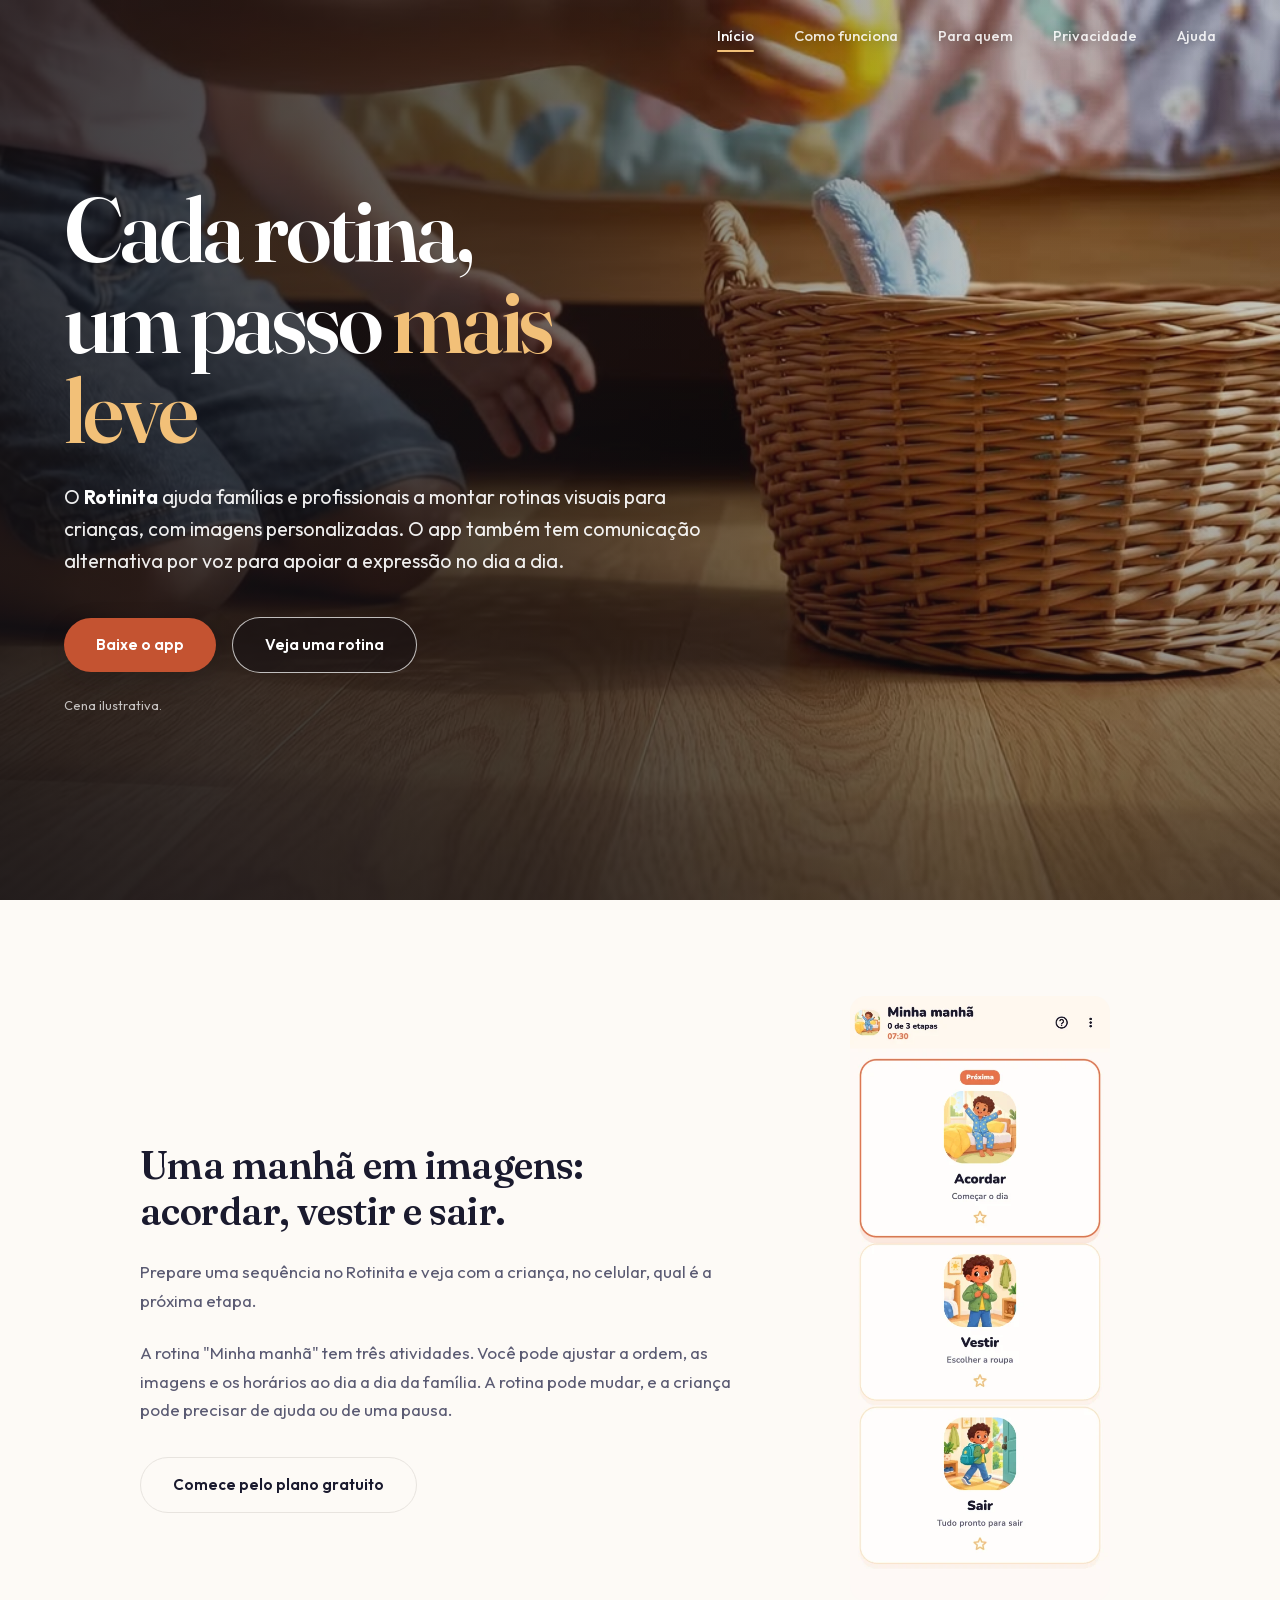
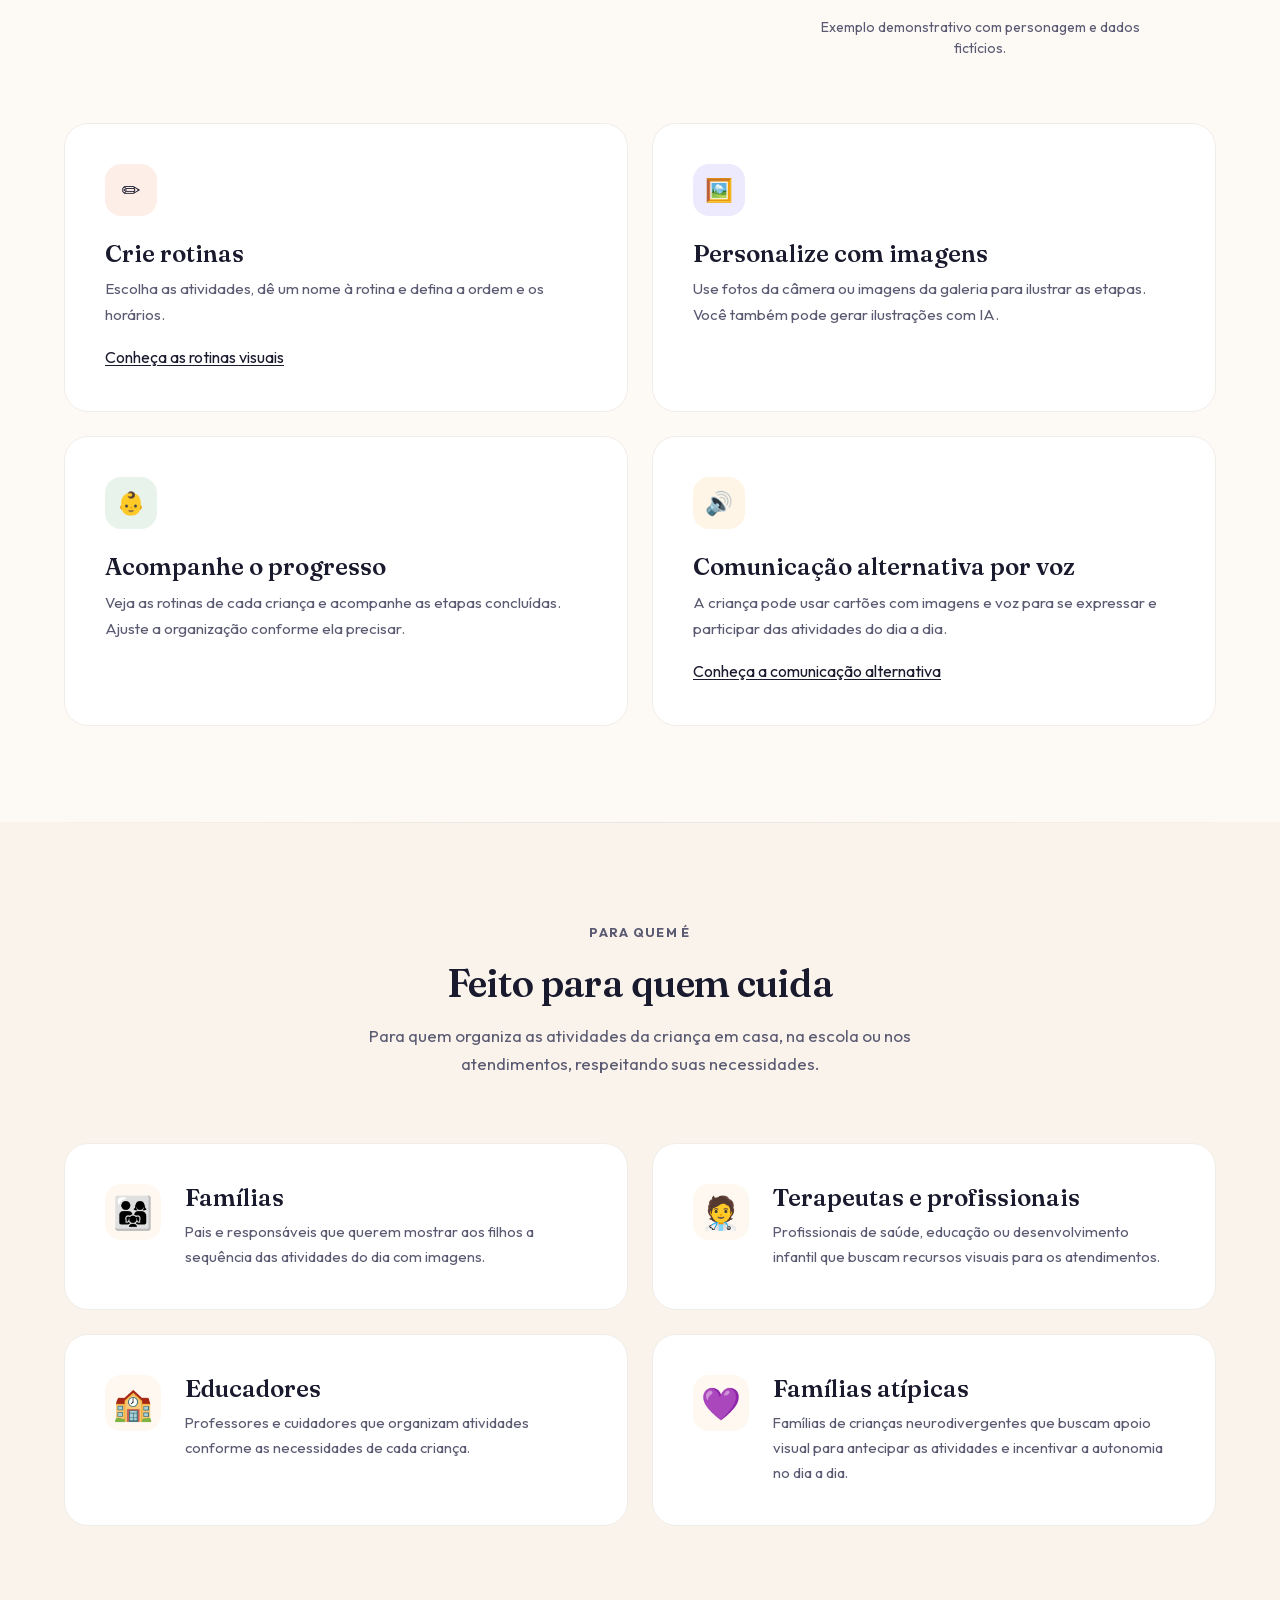
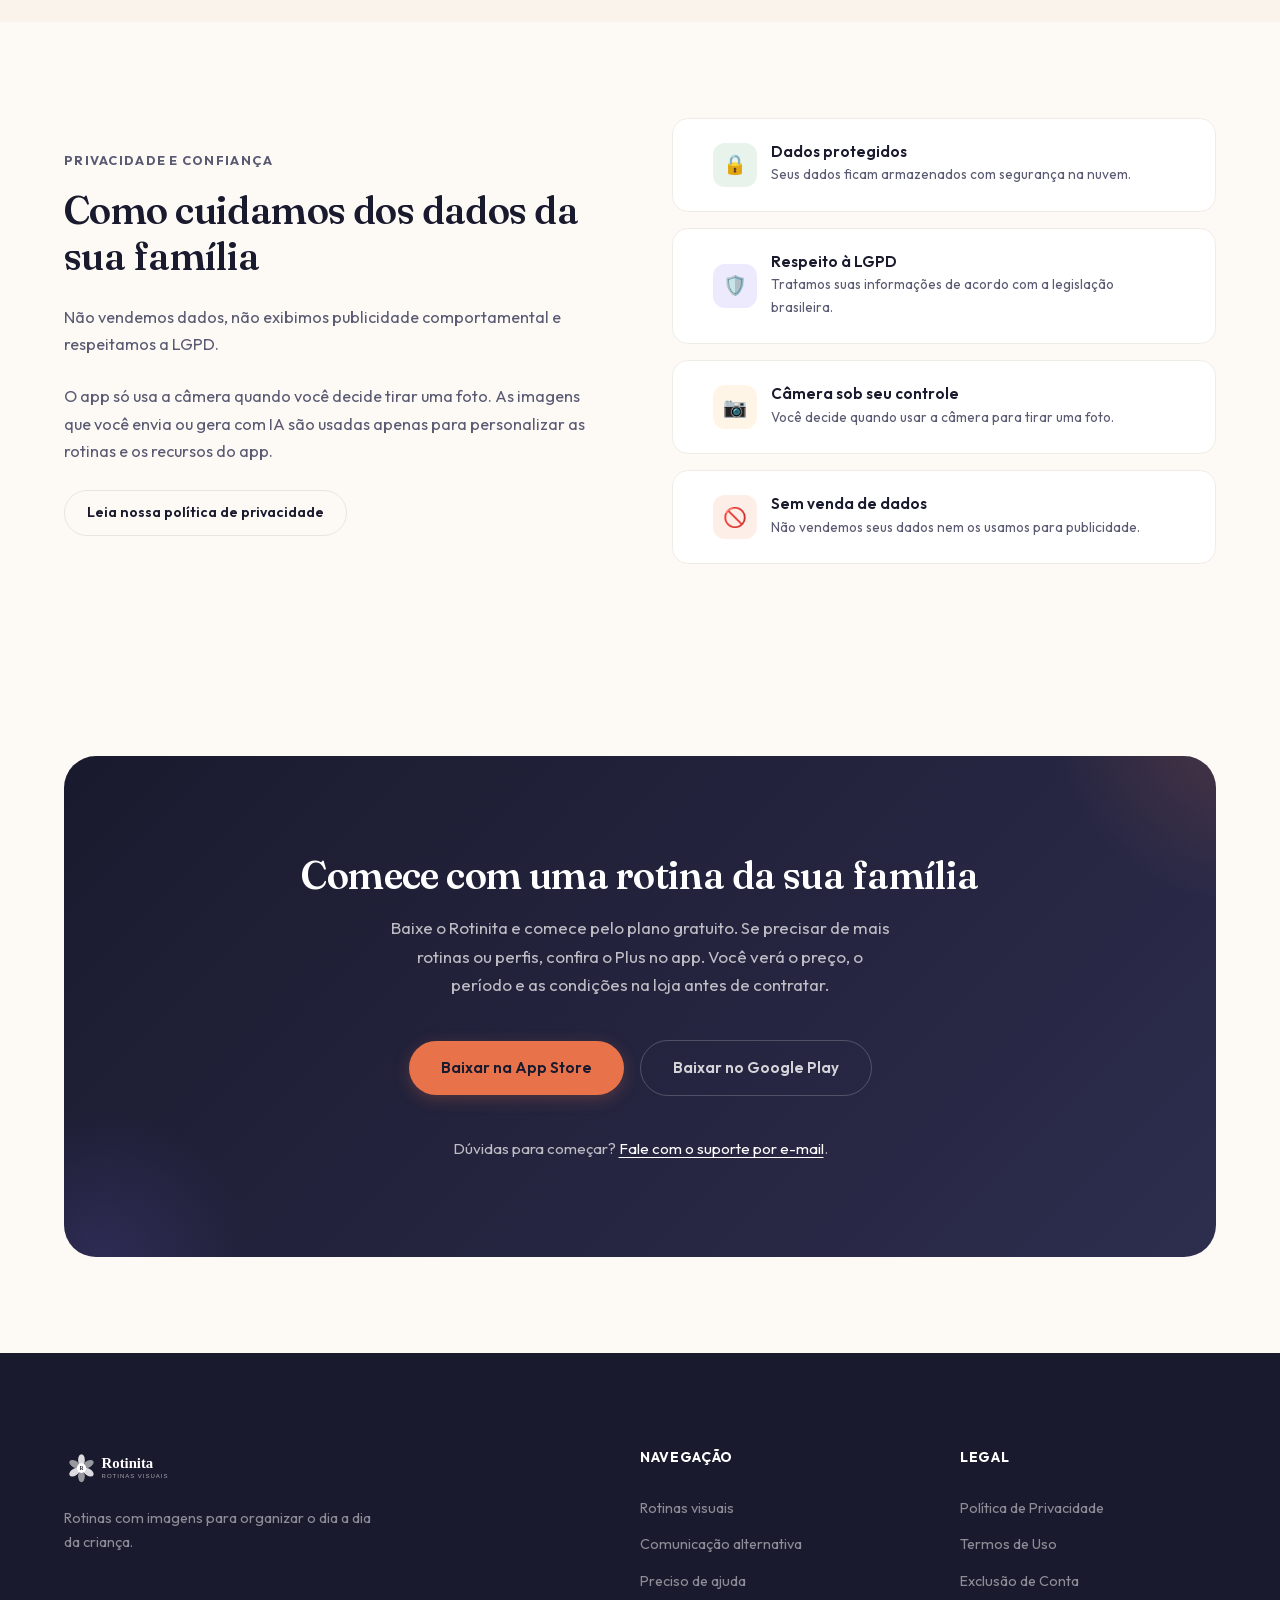
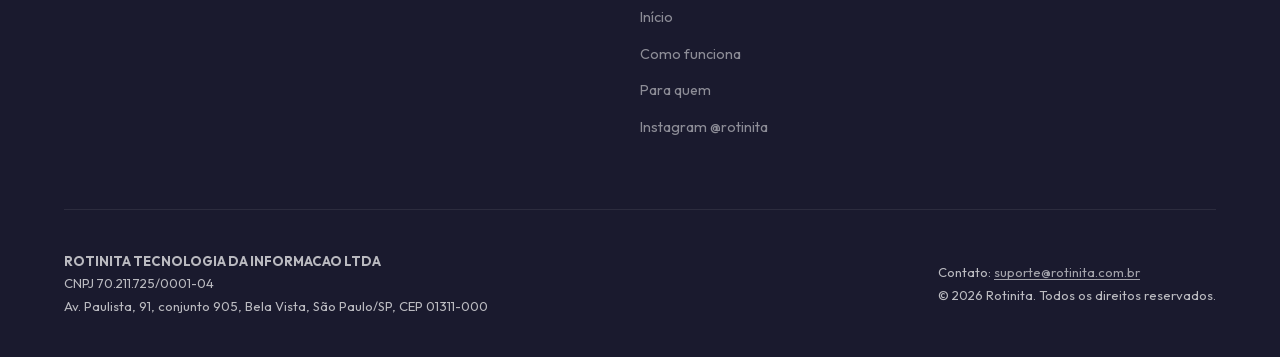
<file: index.html>
<!DOCTYPE html>
<html lang="pt-BR" class="home-page">
<head>
  <meta charset="UTF-8">
  <meta name="viewport" content="width=device-width, initial-scale=1.0">
  <title>Rotinita — Rotinas Visuais e Comunicação Alternativa por Voz</title>
  <meta name="description" content="Crie rotinas visuais personalizadas para crianças. O Rotinita também oferece comunicação alternativa por voz para apoiar a expressão no dia a dia.">
  <link rel="canonical" href="https://rotinita.com.br/">
  <meta name="theme-color" content="#E8734A">
  <meta name="msapplication-TileColor" content="#E8734A">
  <meta name="msapplication-config" content="/browserconfig.xml">
  <meta name="robots" content="index, follow">
  <meta name="author" content="Rotinita">
  <meta name="application-name" content="Rotinita">
  <meta name="apple-itunes-app" content="app-id=6761869737">
  <meta name="apple-mobile-web-app-title" content="Rotinita">
  <meta name="apple-mobile-web-app-capable" content="yes">
  <meta name="apple-mobile-web-app-status-bar-style" content="default">
  <meta name="format-detection" content="telephone=no">
  <meta property="og:title" content="Rotinita — Rotinas Visuais e Comunicação Alternativa por Voz">
  <meta property="og:description" content="Rotinas visuais para crianças com imagens personalizadas e comunicação alternativa por voz.">
  <meta property="og:type" content="website">
  <meta property="og:locale" content="pt_BR">
  <meta property="og:site_name" content="Rotinita">
  <meta property="og:url" content="https://rotinita.com.br/">
  <meta property="og:image" content="https://rotinita.com.br/og-image.png">
  <meta property="og:image:width" content="1200">
  <meta property="og:image:height" content="630">
  <meta property="og:image:alt" content="Rotinita — Rotinas visuais para crianças">
  <meta name="twitter:card" content="summary_large_image">
  <meta name="twitter:title" content="Rotinita — Rotinas Visuais e Comunicação Alternativa por Voz">
  <meta name="twitter:description" content="Rotinas visuais para crianças com imagens personalizadas e comunicação alternativa por voz.">
  <meta name="twitter:image" content="https://rotinita.com.br/twitter-card.png">
  <meta name="twitter:image:alt" content="Rotinita — Rotinas visuais para crianças">
  <link rel="icon" type="image/svg+xml" href="/favicon.svg">
  <link rel="icon" type="image/x-icon" href="/favicon.ico">
  <link rel="icon" type="image/png" sizes="48x48" href="/favicon-48x48.png">
  <link rel="icon" type="image/png" sizes="32x32" href="/favicon-32x32.png">
  <link rel="icon" type="image/png" sizes="16x16" href="/favicon-16x16.png">
  <link rel="apple-touch-icon" sizes="180x180" href="/apple-touch-icon.png">
  <link rel="manifest" href="/site.webmanifest">
  <link rel="preload" as="image" href="/assets/video/rotinita-hero-poster.jpg" fetchpriority="high">
  <link rel="sitemap" type="application/xml" href="/sitemap.xml">
  <script type="application/ld+json">
{
  "@context": "https://schema.org",
  "@graph": [
    {
      "@type": "Organization",
      "@id": "https://rotinita.com.br/#organization",
      "name": "Rotinita",
      "legalName": "ROTINITA TECNOLOGIA DA INFORMACAO LTDA",
      "taxID": "70.211.725/0001-04",
      "url": "https://rotinita.com.br/",
      "logo": {
        "@type": "ImageObject",
        "url": "https://rotinita.com.br/android-chrome-512x512.png",
        "width": 512,
        "height": 512
      },
      "email": "suporte@rotinita.com.br",
      "sameAs": [
        "https://www.instagram.com/rotinita/"
      ]
    },
    {
      "@type": "WebSite",
      "@id": "https://rotinita.com.br/#website",
      "url": "https://rotinita.com.br/",
      "name": "Rotinita",
      "inLanguage": "pt-BR",
      "publisher": {
        "@id": "https://rotinita.com.br/#organization"
      }
    },
    {
      "@type": "SoftwareApplication",
      "name": "Rotinita",
      "applicationCategory": "LifestyleApplication",
      "operatingSystem": "Android, iOS",
      "description": "Aplicativo de rotinas visuais para crianças com imagens personalizadas e comunicação alternativa por voz.",
      "url": "https://rotinita.com.br/",
      "image": "https://rotinita.com.br/og-image.png",
      "inLanguage": "pt-BR",
      "downloadUrl": [
        "https://apps.apple.com/br/app/rotinita/id6761869737",
        "https://play.google.com/store/apps/details?id=br.com.rotinita&hl=pt_BR"
      ],
      "publisher": {
        "@id": "https://rotinita.com.br/#organization"
      },
      "@id": "https://rotinita.com.br/#app",
      "offers": {
        "@type": "Offer",
        "price": 0,
        "priceCurrency": "BRL",
        "description": "Download gratuito com compras opcionais no aplicativo. Consulte a oferta na loja."
      }
    }
  ]
}
  </script>
  <link rel="preload" href="/assets/fonts/fraunces-v38-latin.woff2" as="font" type="font/woff2" crossorigin>
  <link rel="preload" href="/assets/fonts/outfit-v15-latin.woff2" as="font" type="font/woff2" crossorigin>
  <link rel="stylesheet" href="/css/style.css?v=20261022-2">
</head>
<body>

  <!-- Header -->
  <header class="site-header site-header--hero over-hero">
    <div class="container header-inner">
      <a href="/" class="logo" aria-label="Rotinita - Página Inicial">
        <img src="logo-horizontal.svg" alt="Rotinita" class="logo-image" width="280" height="60">
      </a>
      <nav class="nav-desktop" aria-label="Navegação principal">
        <a href="/" class="active">Início</a>
        <a href="#como-funciona">Como funciona</a>
        <a href="#para-quem">Para quem</a>
        <a href="#confianca">Privacidade</a>
      <a href="/ajuda.html">Ajuda</a>
      </nav>
      <button class="nav-toggle" aria-label="Abrir menu" aria-expanded="false">
        <svg viewBox="0 0 24 24" fill="none" stroke="currentColor" stroke-width="2" stroke-linecap="round"><line x1="3" y1="6" x2="21" y2="6"/><line x1="3" y1="12" x2="21" y2="12"/><line x1="3" y1="18" x2="21" y2="18"/></svg>
      </button>
    </div>
    <nav class="nav-mobile" aria-label="Navegação mobile">
      <a href="/">Início</a>
      <a href="#como-funciona">Como funciona</a>
      <a href="#para-quem">Para quem</a>
      <a href="#confianca">Privacidade</a>
      <a href="/ajuda.html">Ajuda</a>
      <a href="politica-de-privacidade.html">Política de Privacidade</a>
      <a href="termos-de-uso.html">Termos de Uso</a>
      <a href="exclusao-de-conta.html">Exclusão de Conta</a>
    </nav>
  </header>

  <main>
    <!-- Hero -->
    <section class="hero" aria-labelledby="hero-title">
      <div class="hero-media" aria-hidden="true">
        <video
          id="hero-video"
          class="hero-video"
          muted
          loop
          playsinline
          preload="none"
          width="1280"
          height="720"
          poster="assets/video/rotinita-hero-poster.jpg"
          tabindex="-1"
        >
          <source data-src="assets/video/rotinita-hero.mp4" type="video/mp4">
        </video>
      </div>
      <div class="hero-overlay" aria-hidden="true"></div>

      <div class="container hero-content">
        <div class="hero-copy">
          <h1 id="hero-title" class="fade-up">
            Cada rotina,<br>um passo <em>mais leve</em>
          </h1>

          <p class="hero-subtitle fade-up stagger-1">
            O <strong>Rotinita</strong> ajuda famílias e profissionais a montar rotinas visuais para crianças, com imagens personalizadas. O app também tem comunicação alternativa por voz para apoiar a expressão no dia a dia.
          </p>

          <div class="hero-actions fade-up stagger-2">
            <a href="#contato" class="btn btn-primary">Baixe o app</a>
            <a href="#como-funciona" class="btn btn-secondary">Veja uma rotina</a>
          </div>

          <p class="hero-disclosure fade-up stagger-3">
            Cena ilustrativa.
          </p>
        </div>
      </div>

    </section>

    <!-- Como Funciona -->
    <section id="como-funciona">
      <div class="container">
        <div class="routine-example">
          <div class="routine-example-copy">
            <h2>Uma manhã em imagens:<br>acordar, vestir e sair.</h2>
            <p>Prepare uma sequência no Rotinita e veja com a criança, no celular, qual é a próxima etapa.</p>
            <p>A rotina "Minha manhã" tem três atividades. Você pode ajustar a ordem, as imagens e os horários ao dia a dia da família. A rotina pode mudar, e a criança pode precisar de ajuda ou de uma pausa.</p>
            <a href="#contato" class="btn btn-secondary">Comece pelo plano gratuito</a>
          </div>
          <figure class="routine-example-figure">
            <img src="assets/images/minha-manha.webp" width="516" height="1200" loading="lazy" decoding="async" alt="Exemplo de rotina Minha manhã, às 7h30, com três etapas: Acordar, Vestir e Sair. Acordar aparece como a próxima etapa.">
            <figcaption>Exemplo demonstrativo com personagem e dados fictícios.</figcaption>
          </figure>
        </div>

        <div class="features-grid">
          <div class="feature-card fade-up stagger-1">
            <div class="feature-icon feature-icon--orange" aria-hidden="true">✏️</div>
            <h3>Crie rotinas</h3>
            <p>Escolha as atividades, dê um nome à rotina e defina a ordem e os horários.</p>
            <a class="text-link" href="/rotinas-visuais.html">Conheça as rotinas visuais</a>
          </div>

          <div class="feature-card fade-up stagger-2">
            <div class="feature-icon feature-icon--purple" aria-hidden="true">🖼️</div>
            <h3>Personalize com imagens</h3>
            <p>Use fotos da câmera ou imagens da galeria para ilustrar as etapas. Você também pode gerar ilustrações com IA.</p>
          </div>

          <div class="feature-card fade-up stagger-3">
            <div class="feature-icon feature-icon--sage" aria-hidden="true">👶</div>
            <h3>Acompanhe o progresso</h3>
            <p>Veja as rotinas de cada criança e acompanhe as etapas concluídas. Ajuste a organização conforme ela precisar.</p>
          </div>

          <div class="feature-card fade-up stagger-4">
            <div class="feature-icon feature-icon--warm" aria-hidden="true">🔊</div>
            <h3>Comunicação alternativa por voz</h3>
            <p>A criança pode usar cartões com imagens e voz para se expressar e participar das atividades do dia a dia.</p>
            <a class="text-link" href="/comunicacao-alternativa.html">Conheça a comunicação alternativa</a>
          </div>
        </div>
      </div>
    </section>

    <!-- Para quem -->
    <section id="para-quem" class="audience-section">
      <div class="container">
        <div class="section-header fade-up">
          <span class="section-label">Para quem é</span>
          <h2>Feito para quem cuida</h2>
          <p>Para quem organiza as atividades da criança em casa, na escola ou nos atendimentos, respeitando suas necessidades.</p>
        </div>

        <div class="audience-grid">
          <div class="audience-card fade-up stagger-1">
            <div class="audience-emoji" aria-hidden="true">👨‍👩‍👧</div>
            <div>
              <h3>Famílias</h3>
              <p>Pais e responsáveis que querem mostrar aos filhos a sequência das atividades do dia com imagens.</p>
            </div>
          </div>

          <div class="audience-card fade-up stagger-2">
            <div class="audience-emoji" aria-hidden="true">🧑‍⚕️</div>
            <div>
              <h3>Terapeutas e profissionais</h3>
              <p>Profissionais de saúde, educação ou desenvolvimento infantil que buscam recursos visuais para os atendimentos.</p>
            </div>
          </div>

          <div class="audience-card fade-up stagger-3">
            <div class="audience-emoji" aria-hidden="true">🏫</div>
            <div>
              <h3>Educadores</h3>
              <p>Professores e cuidadores que organizam atividades conforme as necessidades de cada criança.</p>
            </div>
          </div>

          <div class="audience-card fade-up stagger-4">
            <div class="audience-emoji" aria-hidden="true">💜</div>
            <div>
              <h3>Famílias atípicas</h3>
              <p>Famílias de crianças neurodivergentes que buscam apoio visual para antecipar as atividades e incentivar a autonomia no dia a dia.</p>
            </div>
          </div>
        </div>
      </div>
    </section>

    <!-- Confiança e Privacidade -->
    <section id="confianca" class="trust-section">
      <div class="container">
        <div class="trust-content">
          <div class="trust-text fade-up">
            <span class="section-label">Privacidade e confiança</span>
            <h2>Como cuidamos dos dados da sua família</h2>
            <p>
              Não vendemos dados, não exibimos publicidade comportamental e respeitamos a LGPD.
            </p>
            <p>
              O app só usa a câmera quando você decide tirar uma foto. As imagens que você envia ou gera com IA são usadas apenas para personalizar as rotinas e os recursos do app.
            </p>
            <div class="mt-md">
              <a href="politica-de-privacidade.html" class="btn btn-secondary btn-sm">Leia nossa política de privacidade</a>
            </div>
          </div>

          <div class="trust-badges fade-up stagger-2">
            <div class="trust-badge">
              <div class="trust-badge-icon feature-icon--sage" aria-hidden="true">🔒</div>
              <div>
                <h3>Dados protegidos</h3>
                <p>Seus dados ficam armazenados com segurança na nuvem.</p>
              </div>
            </div>

            <div class="trust-badge">
              <div class="trust-badge-icon feature-icon--purple" aria-hidden="true">🛡️</div>
              <div>
                <h3>Respeito à LGPD</h3>
                <p>Tratamos suas informações de acordo com a legislação brasileira.</p>
              </div>
            </div>

            <div class="trust-badge">
              <div class="trust-badge-icon feature-icon--warm" aria-hidden="true">📷</div>
              <div>
                <h3>Câmera sob seu controle</h3>
                <p>Você decide quando usar a câmera para tirar uma foto.</p>
              </div>
            </div>

            <div class="trust-badge">
              <div class="trust-badge-icon feature-icon--orange" aria-hidden="true">🚫</div>
              <div>
                <h3>Sem venda de dados</h3>
                <p>Não vendemos seus dados nem os usamos para publicidade.</p>
              </div>
            </div>
          </div>
        </div>
      </div>
    </section>

    <!-- CTA -->
    <section id="contato" class="cta-section">
      <div class="container">
        <div class="cta-card fade-up">
          <h2>Comece com uma rotina da sua família</h2>
          <p>Baixe o Rotinita e comece pelo plano gratuito. Se precisar de mais rotinas ou perfis, confira o Plus no app. Você verá o preço, o período e as condições na loja antes de contratar.</p>
          <div class="hero-actions">
            <a href="https://apps.apple.com/br/app/rotinita/id6761869737" class="btn btn-primary">Baixar na App Store</a>
            <a href="https://play.google.com/store/apps/details?id=br.com.rotinita&amp;hl=pt_BR" class="btn btn-secondary">Baixar no Google Play</a>
          </div>
          <p class="cta-support">Dúvidas para começar? <a href="mailto:suporte@rotinita.com.br?subject=Minha%20rotina%20visual">Fale com o suporte por e-mail</a>.</p>
        </div>
      </div>
    </section>
  </main>

  <!-- Footer -->
  <footer class="site-footer">
    <div class="container">
      <div class="footer-grid">
        <div class="footer-brand">
          <a href="/" class="logo" aria-label="Rotinita - Página Inicial">
            <img src="logo-horizontal-branco.svg" alt="Rotinita" class="logo-image logo-image--footer" width="280" height="60">
          </a>
          <p>Rotinas com imagens para organizar o dia a dia da criança.</p>
        </div>

        <div class="footer-col">
          <h2>Navegação</h2>
          <a href="/rotinas-visuais.html">Rotinas visuais</a>
          <a href="/comunicacao-alternativa.html">Comunicação alternativa</a>
          <a href="/ajuda.html">Preciso de ajuda</a>
          <a href="/">Início</a>
          <a href="#como-funciona">Como funciona</a>
          <a href="#para-quem">Para quem</a>
          <a href="https://www.instagram.com/rotinita/" rel="me">Instagram @rotinita</a>
        </div>

        <div class="footer-col">
          <h2>Legal</h2>
          <a href="politica-de-privacidade.html">Política de Privacidade</a>
          <a href="termos-de-uso.html">Termos de Uso</a>
          <a href="exclusao-de-conta.html">Exclusão de Conta</a>
        </div>
      </div>

      <div class="footer-bottom">
        <p>
          <strong>ROTINITA TECNOLOGIA DA INFORMACAO LTDA</strong><br>
          CNPJ 70.211.725/0001-04<br>
          Av. Paulista, 91, conjunto 905, Bela Vista, São Paulo/SP, CEP 01311-000
        </p>
        <p>
          Contato: <a href="mailto:suporte@rotinita.com.br">suporte@rotinita.com.br</a><br>
          &copy; 2026 Rotinita. Todos os direitos reservados.
        </p>
      </div>
    </div>
  </footer>

  <!-- Back to top -->
  <button class="back-to-top" aria-label="Voltar ao topo">
    <svg viewBox="0 0 24 24" fill="none" stroke="currentColor" stroke-width="2.5" stroke-linecap="round" stroke-linejoin="round"><polyline points="18 15 12 9 6 15"/></svg>
  </button>

  <script src="/js/main.js?v=20261022" defer></script>
</body>
</html>
</file>
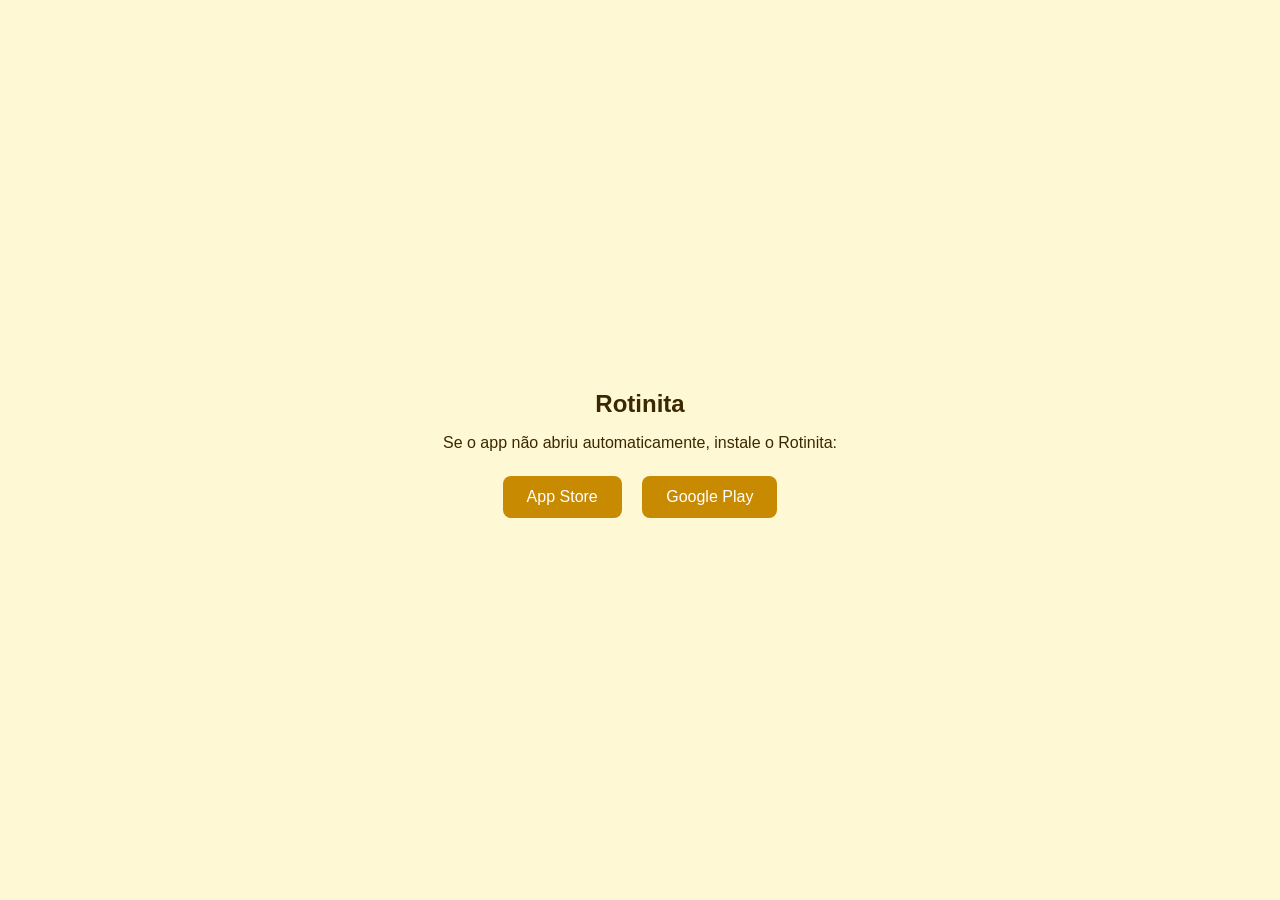
<file: auth/callback/index.html>
<!DOCTYPE html>
<html lang="pt-BR">
<head>
  <meta charset="UTF-8">
  <meta name="viewport" content="width=device-width, initial-scale=1.0">
  <title>Abrir o Rotinita</title>
  <meta name="robots" content="noindex, follow">
  <meta name="referrer" content="no-referrer">
  <style>
    body { font-family: sans-serif; display: flex; justify-content: center; align-items: center; min-height: 100vh; margin: 0; background: #FFF8D4; color: #3A2800; text-align: center; }
    .container { max-width: 400px; padding: 2rem; }
    h1 { font-size: 1.5rem; }
    p { margin: 1rem 0; }
    a { display: inline-block; margin: 0.5rem; padding: 0.75rem 1.5rem; background: #C88A00; color: white; text-decoration: none; border-radius: 8px; }
  </style>
</head>
<body>
  <div class="container">
    <h1>Rotinita</h1>
    <p>Se o app não abriu automaticamente, instale o Rotinita:</p>
    <a href="https://apps.apple.com/br/app/rotinita/id6761869737">App Store</a>
    <a href="https://play.google.com/store/apps/details?id=br.com.rotinita&amp;hl=pt_BR">Google Play</a>
  </div>
</body>
</html>
</file>
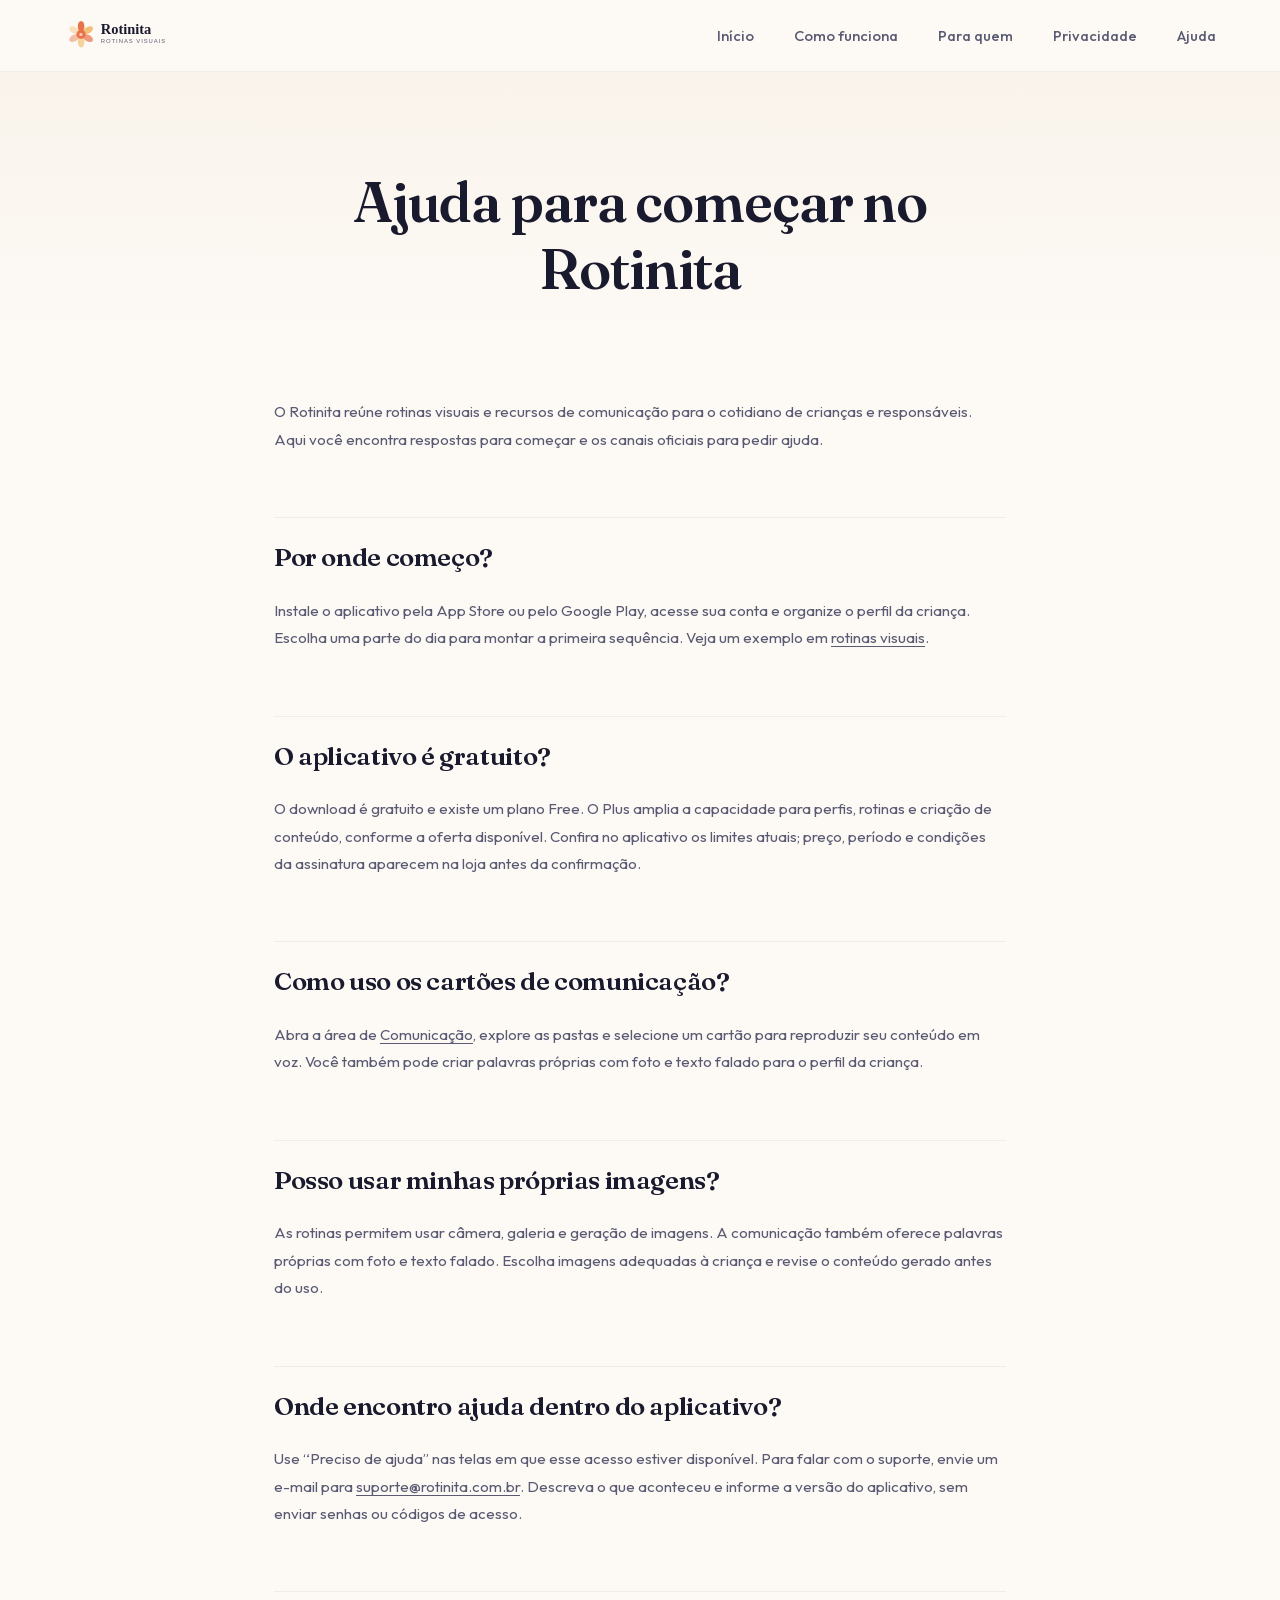
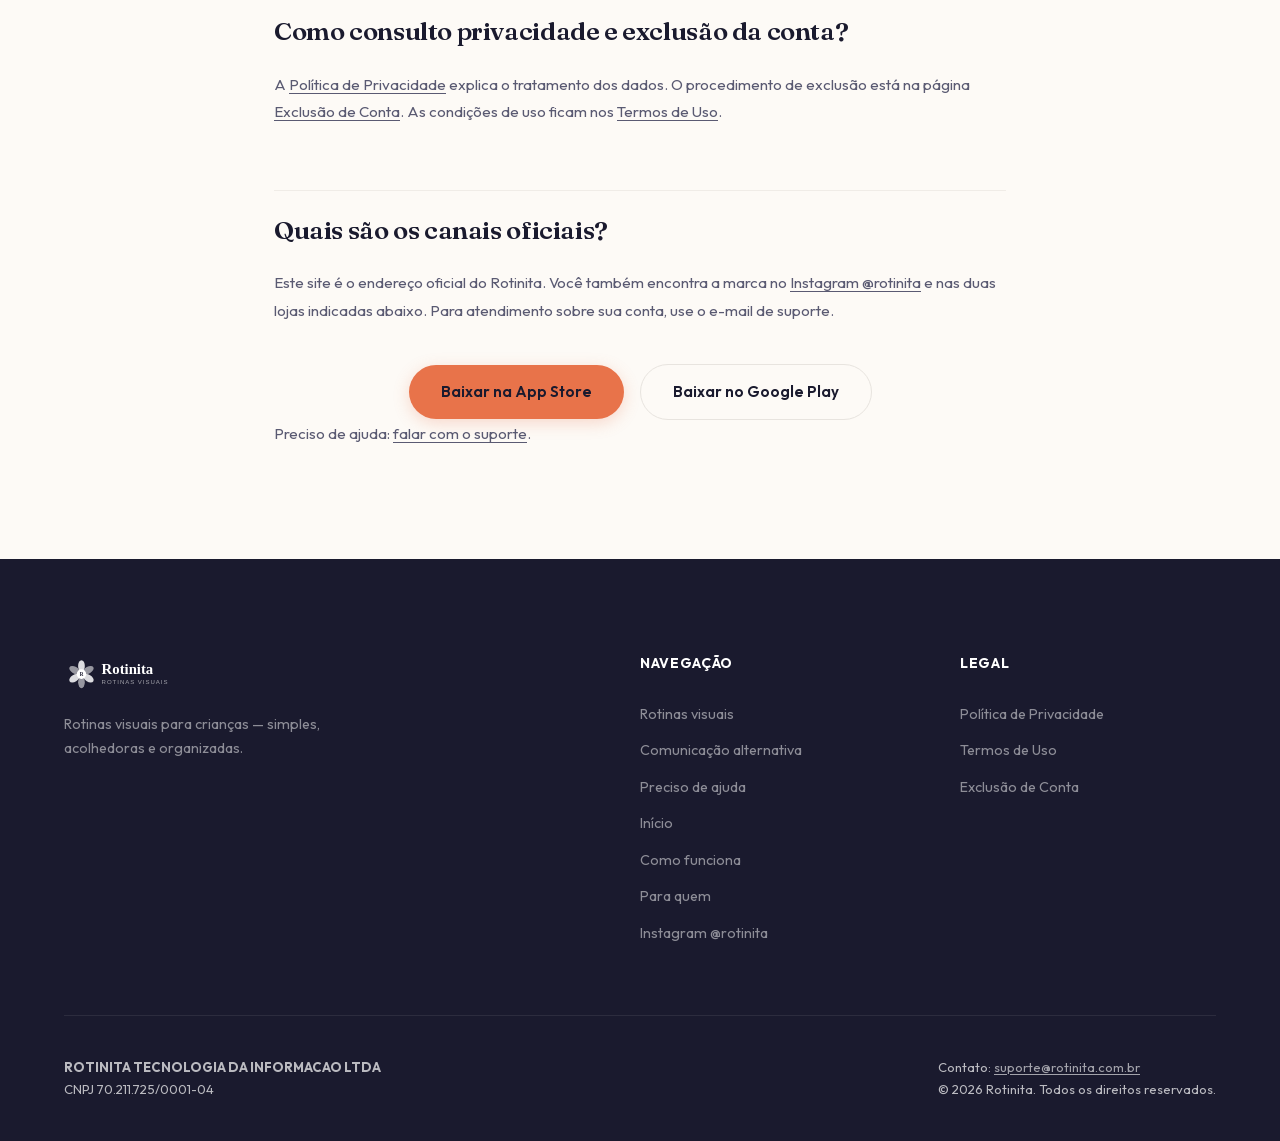
<file: ajuda.html>
<!DOCTYPE html>
<html lang="pt-BR">
<head>
  <meta charset="UTF-8">
  <meta name="viewport" content="width=device-width, initial-scale=1.0">
  <title>Ajuda para começar no Rotinita — Rotinita</title>
  <meta name="description" content="Tire dúvidas sobre rotinas visuais, comunicação alternativa, plano gratuito, Plus, privacidade e suporte do Rotinita para iPhone e Android.">
  <link rel="canonical" href="https://rotinita.com.br/ajuda.html">
  <meta name="theme-color" content="#E8734A">
  <meta name="msapplication-TileColor" content="#E8734A">
  <meta name="msapplication-config" content="/browserconfig.xml">
  <meta name="robots" content="index, follow">
  <meta name="author" content="Rotinita">
  <meta name="application-name" content="Rotinita">
  <meta name="apple-itunes-app" content="app-id=6761869737">
  <meta name="apple-mobile-web-app-title" content="Rotinita">
  <meta name="apple-mobile-web-app-capable" content="yes">
  <meta name="apple-mobile-web-app-status-bar-style" content="default">
  <meta name="format-detection" content="telephone=no">
  <meta property="og:title" content="Ajuda para começar no Rotinita — Rotinita">
  <meta property="og:description" content="Tire dúvidas sobre rotinas visuais, comunicação alternativa, plano gratuito, Plus, privacidade e suporte do Rotinita para iPhone e Android.">
  <meta property="og:type" content="website">
  <meta property="og:locale" content="pt_BR">
  <meta property="og:site_name" content="Rotinita">
  <meta property="og:url" content="https://rotinita.com.br/ajuda.html">
  <meta property="og:image" content="https://rotinita.com.br/og-image.png">
  <meta property="og:image:width" content="1200">
  <meta property="og:image:height" content="630">
  <meta property="og:image:alt" content="Rotinita — Rotinas visuais para crianças">
  <meta name="twitter:card" content="summary_large_image">
  <meta name="twitter:title" content="Ajuda para começar no Rotinita — Rotinita">
  <meta name="twitter:description" content="Tire dúvidas sobre rotinas visuais, comunicação alternativa, plano gratuito, Plus, privacidade e suporte do Rotinita para iPhone e Android.">
  <meta name="twitter:image" content="https://rotinita.com.br/twitter-card.png">
  <meta name="twitter:image:alt" content="Rotinita — Rotinas visuais para crianças">
  <link rel="icon" type="image/svg+xml" href="/favicon.svg">
  <link rel="icon" type="image/x-icon" href="/favicon.ico">
  <link rel="icon" type="image/png" sizes="48x48" href="/favicon-48x48.png">
  <link rel="icon" type="image/png" sizes="32x32" href="/favicon-32x32.png">
  <link rel="icon" type="image/png" sizes="16x16" href="/favicon-16x16.png">
  <link rel="apple-touch-icon" sizes="180x180" href="/apple-touch-icon.png">
  <link rel="manifest" href="/site.webmanifest">
  <link rel="sitemap" type="application/xml" href="/sitemap.xml">
  <script type="application/ld+json">
{
  "@context": "https://schema.org",
  "@type": "WebPage",
  "@id": "https://rotinita.com.br/ajuda.html#webpage",
  "url": "https://rotinita.com.br/ajuda.html",
  "name": "Ajuda para começar no Rotinita — Rotinita",
  "description": "Tire dúvidas sobre rotinas visuais, comunicação alternativa, plano gratuito, Plus, privacidade e suporte do Rotinita para iPhone e Android.",
  "inLanguage": "pt-BR",
  "isPartOf": {
    "@id": "https://rotinita.com.br/#website"
  },
  "about": {
    "@id": "https://rotinita.com.br/#app"
  },
  "publisher": {
    "@id": "https://rotinita.com.br/#organization"
  }
}
  </script>
  <link rel="preload" href="/assets/fonts/fraunces-v38-latin.woff2" as="font" type="font/woff2" crossorigin>
  <link rel="preload" href="/assets/fonts/outfit-v15-latin.woff2" as="font" type="font/woff2" crossorigin>
  <link rel="stylesheet" href="/css/style.css?v=20261022-2">
</head>
<body>
<header class="site-header">
    <div class="container header-inner">
      <a href="/" class="logo" aria-label="Rotinita - Página Inicial">
        <img src="logo-horizontal.svg" alt="Rotinita" class="logo-image" width="280" height="60">
      </a>
      <nav class="nav-desktop" aria-label="Navegação principal">
        <a href="/">Início</a>
        <a href="/#como-funciona">Como funciona</a>
        <a href="/#para-quem">Para quem</a>
        <a href="/#confianca">Privacidade</a>
      <a href="/ajuda.html">Ajuda</a>
      </nav>
      <button class="nav-toggle" aria-label="Abrir menu" aria-expanded="false">
        <svg viewBox="0 0 24 24" fill="none" stroke="currentColor" stroke-width="2" stroke-linecap="round"><line x1="3" y1="6" x2="21" y2="6"/><line x1="3" y1="12" x2="21" y2="12"/><line x1="3" y1="18" x2="21" y2="18"/></svg>
      </button>
    </div>
    <nav class="nav-mobile" aria-label="Navegação mobile">
      <a href="/">Início</a>
      <a href="/#como-funciona">Como funciona</a>
      <a href="/#para-quem">Para quem</a>
      <a href="/#confianca">Privacidade</a>
      <a href="/ajuda.html">Ajuda</a>
      <a href="politica-de-privacidade.html">Política de Privacidade</a>
      <a href="termos-de-uso.html">Termos de Uso</a>
      <a href="exclusao-de-conta.html">Exclusão de Conta</a>
    </nav>
  </header>
<main>
<section class="legal-hero"><div class="container container--narrow"><h1>Ajuda para começar no Rotinita</h1></div></section>
<article class="container container--narrow legal-content resource-content">

<p>O Rotinita reúne rotinas visuais e recursos de comunicação para o cotidiano de crianças e responsáveis. Aqui você encontra respostas para começar e os canais oficiais para pedir ajuda.</p>
<h2>Por onde começo?</h2>
<p>Instale o aplicativo pela App Store ou pelo Google Play, acesse sua conta e organize o perfil da criança. Escolha uma parte do dia para montar a primeira sequência. Veja um exemplo em <a href="/rotinas-visuais.html">rotinas visuais</a>.</p>
<h2>O aplicativo é gratuito?</h2>
<p>O download é gratuito e existe um plano Free. O Plus amplia a capacidade para perfis, rotinas e criação de conteúdo, conforme a oferta disponível. Confira no aplicativo os limites atuais; preço, período e condições da assinatura aparecem na loja antes da confirmação.</p>
<h2>Como uso os cartões de comunicação?</h2>
<p>Abra a área de <a href="/comunicacao-alternativa.html">Comunicação</a>, explore as pastas e selecione um cartão para reproduzir seu conteúdo em voz. Você também pode criar palavras próprias com foto e texto falado para o perfil da criança.</p>
<h2>Posso usar minhas próprias imagens?</h2>
<p>As rotinas permitem usar câmera, galeria e geração de imagens. A comunicação também oferece palavras próprias com foto e texto falado. Escolha imagens adequadas à criança e revise o conteúdo gerado antes do uso.</p>
<h2>Onde encontro ajuda dentro do aplicativo?</h2>
<p>Use “Preciso de ajuda” nas telas em que esse acesso estiver disponível. Para falar com o suporte, envie um e-mail para <a href="mailto:suporte@rotinita.com.br">suporte@rotinita.com.br</a>. Descreva o que aconteceu e informe a versão do aplicativo, sem enviar senhas ou códigos de acesso.</p>
<h2>Como consulto privacidade e exclusão da conta?</h2>
<p>A <a href="/politica-de-privacidade.html">Política de Privacidade</a> explica o tratamento dos dados. O procedimento de exclusão está na página <a href="/exclusao-de-conta.html">Exclusão de Conta</a>. As condições de uso ficam nos <a href="/termos-de-uso.html">Termos de Uso</a>.</p>
<h2>Quais são os canais oficiais?</h2>
<p>Este site é o endereço oficial do Rotinita. Você também encontra a marca no <a href="https://www.instagram.com/rotinita/" rel="me">Instagram @rotinita</a> e nas duas lojas indicadas abaixo. Para atendimento sobre sua conta, use o e-mail de suporte.</p>
<div class="hero-actions"><a href="https://apps.apple.com/br/app/rotinita/id6761869737" class="btn btn-primary">Baixar na App Store</a><a href="https://play.google.com/store/apps/details?id=br.com.rotinita&amp;hl=pt_BR" class="btn btn-secondary">Baixar no Google Play</a></div>
<p>Preciso de ajuda: <a href="mailto:suporte@rotinita.com.br">falar com o suporte</a>.</p>
</article></main>
<footer class="site-footer">
    <div class="container">
      <div class="footer-grid">
        <div class="footer-brand">
          <a href="/" class="logo" aria-label="Rotinita - Página Inicial">
            <img src="logo-horizontal-branco.svg" alt="Rotinita" class="logo-image logo-image--footer" width="280" height="60">
          </a>
          <p>Rotinas visuais para crianças — simples, acolhedoras e organizadas.</p>
        </div>

        <div class="footer-col">
          <h2>Navegação</h2>
          <a href="/rotinas-visuais.html">Rotinas visuais</a>
          <a href="/comunicacao-alternativa.html">Comunicação alternativa</a>
          <a href="/ajuda.html">Preciso de ajuda</a>
          <a href="/">Início</a>
          <a href="/#como-funciona">Como funciona</a>
          <a href="/#para-quem">Para quem</a>
          <a href="https://www.instagram.com/rotinita/" rel="me">Instagram @rotinita</a>
        </div>

        <div class="footer-col">
          <h2>Legal</h2>
          <a href="politica-de-privacidade.html">Política de Privacidade</a>
          <a href="termos-de-uso.html">Termos de Uso</a>
          <a href="exclusao-de-conta.html">Exclusão de Conta</a>
        </div>
      </div>

      <div class="footer-bottom">
        <p>
          <strong>ROTINITA TECNOLOGIA DA INFORMACAO LTDA</strong><br>
          CNPJ 70.211.725/0001-04
        </p>
        <p>
          Contato: <a href="mailto:suporte@rotinita.com.br">suporte@rotinita.com.br</a><br>
          &copy; 2026 Rotinita. Todos os direitos reservados.
        </p>
      </div>
    </div>
  </footer>
<script src="/js/main.js?v=20261022" defer></script>
</body>
</html>
</file>
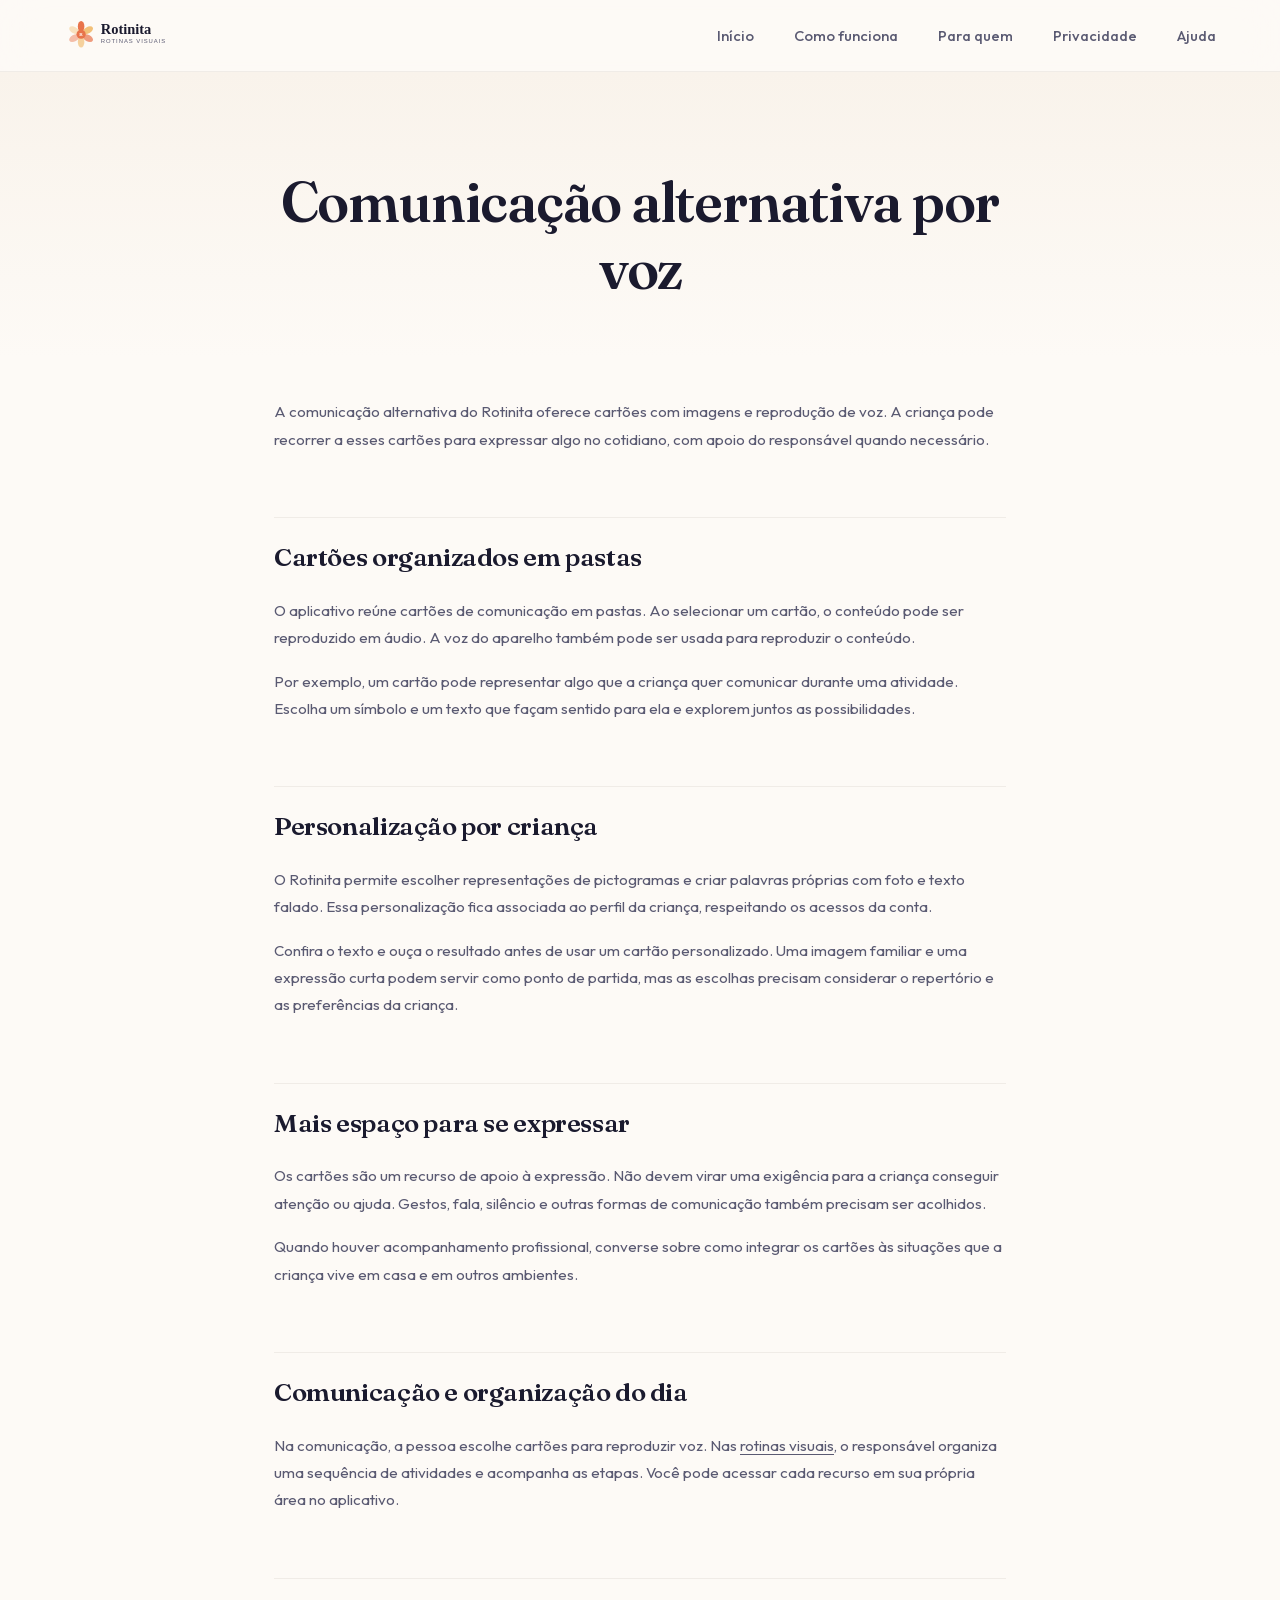
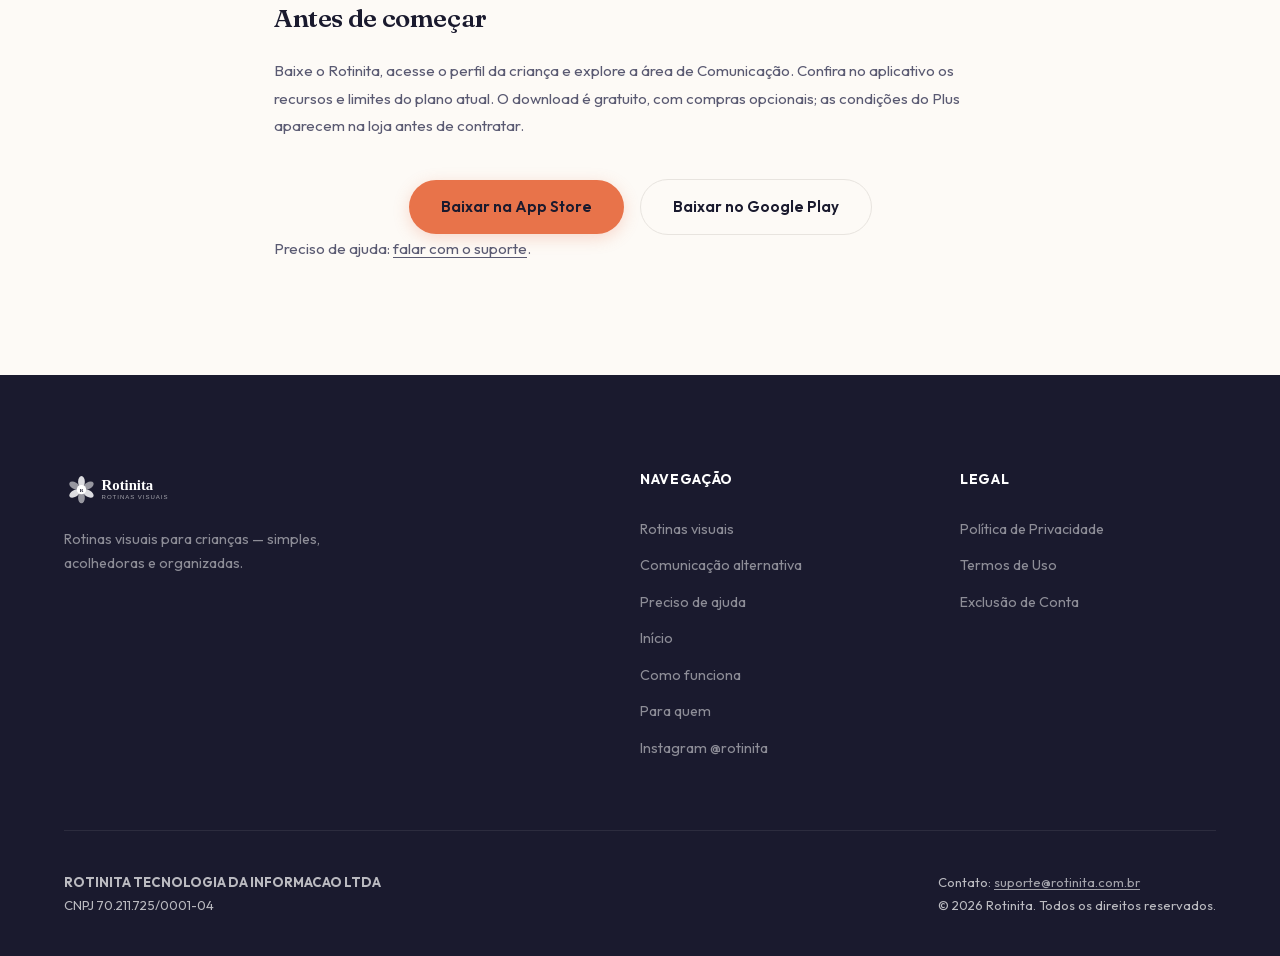
<file: comunicacao-alternativa.html>
<!DOCTYPE html>
<html lang="pt-BR">
<head>
  <meta charset="UTF-8">
  <meta name="viewport" content="width=device-width, initial-scale=1.0">
  <title>Comunicação alternativa por voz — Rotinita</title>
  <meta name="description" content="Conheça os cartões de comunicação do Rotinita: pastas, imagens, reprodução de voz e palavras personalizadas por criança para apoiar a expressão no cotidiano.">
  <link rel="canonical" href="https://rotinita.com.br/comunicacao-alternativa.html">
  <meta name="theme-color" content="#E8734A">
  <meta name="msapplication-TileColor" content="#E8734A">
  <meta name="msapplication-config" content="/browserconfig.xml">
  <meta name="robots" content="index, follow">
  <meta name="author" content="Rotinita">
  <meta name="application-name" content="Rotinita">
  <meta name="apple-itunes-app" content="app-id=6761869737">
  <meta name="apple-mobile-web-app-title" content="Rotinita">
  <meta name="apple-mobile-web-app-capable" content="yes">
  <meta name="apple-mobile-web-app-status-bar-style" content="default">
  <meta name="format-detection" content="telephone=no">
  <meta property="og:title" content="Comunicação alternativa por voz — Rotinita">
  <meta property="og:description" content="Conheça os cartões de comunicação do Rotinita: pastas, imagens, reprodução de voz e palavras personalizadas por criança para apoiar a expressão no cotidiano.">
  <meta property="og:type" content="website">
  <meta property="og:locale" content="pt_BR">
  <meta property="og:site_name" content="Rotinita">
  <meta property="og:url" content="https://rotinita.com.br/comunicacao-alternativa.html">
  <meta property="og:image" content="https://rotinita.com.br/og-image.png">
  <meta property="og:image:width" content="1200">
  <meta property="og:image:height" content="630">
  <meta property="og:image:alt" content="Rotinita — Rotinas visuais para crianças">
  <meta name="twitter:card" content="summary_large_image">
  <meta name="twitter:title" content="Comunicação alternativa por voz — Rotinita">
  <meta name="twitter:description" content="Conheça os cartões de comunicação do Rotinita: pastas, imagens, reprodução de voz e palavras personalizadas por criança para apoiar a expressão no cotidiano.">
  <meta name="twitter:image" content="https://rotinita.com.br/twitter-card.png">
  <meta name="twitter:image:alt" content="Rotinita — Rotinas visuais para crianças">
  <link rel="icon" type="image/svg+xml" href="/favicon.svg">
  <link rel="icon" type="image/x-icon" href="/favicon.ico">
  <link rel="icon" type="image/png" sizes="48x48" href="/favicon-48x48.png">
  <link rel="icon" type="image/png" sizes="32x32" href="/favicon-32x32.png">
  <link rel="icon" type="image/png" sizes="16x16" href="/favicon-16x16.png">
  <link rel="apple-touch-icon" sizes="180x180" href="/apple-touch-icon.png">
  <link rel="manifest" href="/site.webmanifest">
  <link rel="sitemap" type="application/xml" href="/sitemap.xml">
  <script type="application/ld+json">
{
  "@context": "https://schema.org",
  "@type": "WebPage",
  "@id": "https://rotinita.com.br/comunicacao-alternativa.html#webpage",
  "url": "https://rotinita.com.br/comunicacao-alternativa.html",
  "name": "Comunicação alternativa por voz — Rotinita",
  "description": "Conheça os cartões de comunicação do Rotinita: pastas, imagens, reprodução de voz e palavras personalizadas por criança para apoiar a expressão no cotidiano.",
  "inLanguage": "pt-BR",
  "isPartOf": {
    "@id": "https://rotinita.com.br/#website"
  },
  "about": {
    "@id": "https://rotinita.com.br/#app"
  },
  "publisher": {
    "@id": "https://rotinita.com.br/#organization"
  }
}
  </script>
  <link rel="preload" href="/assets/fonts/fraunces-v38-latin.woff2" as="font" type="font/woff2" crossorigin>
  <link rel="preload" href="/assets/fonts/outfit-v15-latin.woff2" as="font" type="font/woff2" crossorigin>
  <link rel="stylesheet" href="/css/style.css?v=20261022-2">
</head>
<body>
<header class="site-header">
    <div class="container header-inner">
      <a href="/" class="logo" aria-label="Rotinita - Página Inicial">
        <img src="logo-horizontal.svg" alt="Rotinita" class="logo-image" width="280" height="60">
      </a>
      <nav class="nav-desktop" aria-label="Navegação principal">
        <a href="/">Início</a>
        <a href="/#como-funciona">Como funciona</a>
        <a href="/#para-quem">Para quem</a>
        <a href="/#confianca">Privacidade</a>
      <a href="/ajuda.html">Ajuda</a>
      </nav>
      <button class="nav-toggle" aria-label="Abrir menu" aria-expanded="false">
        <svg viewBox="0 0 24 24" fill="none" stroke="currentColor" stroke-width="2" stroke-linecap="round"><line x1="3" y1="6" x2="21" y2="6"/><line x1="3" y1="12" x2="21" y2="12"/><line x1="3" y1="18" x2="21" y2="18"/></svg>
      </button>
    </div>
    <nav class="nav-mobile" aria-label="Navegação mobile">
      <a href="/">Início</a>
      <a href="/#como-funciona">Como funciona</a>
      <a href="/#para-quem">Para quem</a>
      <a href="/#confianca">Privacidade</a>
      <a href="/ajuda.html">Ajuda</a>
      <a href="politica-de-privacidade.html">Política de Privacidade</a>
      <a href="termos-de-uso.html">Termos de Uso</a>
      <a href="exclusao-de-conta.html">Exclusão de Conta</a>
    </nav>
  </header>
<main>
<section class="legal-hero"><div class="container container--narrow"><h1>Comunicação alternativa por voz</h1></div></section>
<article class="container container--narrow legal-content resource-content">

<p>A comunicação alternativa do Rotinita oferece cartões com imagens e reprodução de voz. A criança pode recorrer a esses cartões para expressar algo no cotidiano, com apoio do responsável quando necessário.</p>
<h2>Cartões organizados em pastas</h2>
<p>O aplicativo reúne cartões de comunicação em pastas. Ao selecionar um cartão, o conteúdo pode ser reproduzido em áudio. A voz do aparelho também pode ser usada para reproduzir o conteúdo.</p>
<p>Por exemplo, um cartão pode representar algo que a criança quer comunicar durante uma atividade. Escolha um símbolo e um texto que façam sentido para ela e explorem juntos as possibilidades.</p>
<h2>Personalização por criança</h2>
<p>O Rotinita permite escolher representações de pictogramas e criar palavras próprias com foto e texto falado. Essa personalização fica associada ao perfil da criança, respeitando os acessos da conta.</p>
<p>Confira o texto e ouça o resultado antes de usar um cartão personalizado. Uma imagem familiar e uma expressão curta podem servir como ponto de partida, mas as escolhas precisam considerar o repertório e as preferências da criança.</p>
<h2>Mais espaço para se expressar</h2>
<p>Os cartões são um recurso de apoio à expressão. Não devem virar uma exigência para a criança conseguir atenção ou ajuda. Gestos, fala, silêncio e outras formas de comunicação também precisam ser acolhidos.</p>
<p>Quando houver acompanhamento profissional, converse sobre como integrar os cartões às situações que a criança vive em casa e em outros ambientes.</p>
<h2>Comunicação e organização do dia</h2>
<p>Na comunicação, a pessoa escolhe cartões para reproduzir voz. Nas <a href="/rotinas-visuais.html">rotinas visuais</a>, o responsável organiza uma sequência de atividades e acompanha as etapas. Você pode acessar cada recurso em sua própria área no aplicativo.</p>
<h2>Antes de começar</h2>
<p>Baixe o Rotinita, acesse o perfil da criança e explore a área de Comunicação. Confira no aplicativo os recursos e limites do plano atual. O download é gratuito, com compras opcionais; as condições do Plus aparecem na loja antes de contratar.</p>
<div class="hero-actions"><a href="https://apps.apple.com/br/app/rotinita/id6761869737" class="btn btn-primary">Baixar na App Store</a><a href="https://play.google.com/store/apps/details?id=br.com.rotinita&amp;hl=pt_BR" class="btn btn-secondary">Baixar no Google Play</a></div>
<p>Preciso de ajuda: <a href="mailto:suporte@rotinita.com.br">falar com o suporte</a>.</p>
</article></main>
<footer class="site-footer">
    <div class="container">
      <div class="footer-grid">
        <div class="footer-brand">
          <a href="/" class="logo" aria-label="Rotinita - Página Inicial">
            <img src="logo-horizontal-branco.svg" alt="Rotinita" class="logo-image logo-image--footer" width="280" height="60">
          </a>
          <p>Rotinas visuais para crianças — simples, acolhedoras e organizadas.</p>
        </div>

        <div class="footer-col">
          <h2>Navegação</h2>
          <a href="/rotinas-visuais.html">Rotinas visuais</a>
          <a href="/comunicacao-alternativa.html">Comunicação alternativa</a>
          <a href="/ajuda.html">Preciso de ajuda</a>
          <a href="/">Início</a>
          <a href="/#como-funciona">Como funciona</a>
          <a href="/#para-quem">Para quem</a>
          <a href="https://www.instagram.com/rotinita/" rel="me">Instagram @rotinita</a>
        </div>

        <div class="footer-col">
          <h2>Legal</h2>
          <a href="politica-de-privacidade.html">Política de Privacidade</a>
          <a href="termos-de-uso.html">Termos de Uso</a>
          <a href="exclusao-de-conta.html">Exclusão de Conta</a>
        </div>
      </div>

      <div class="footer-bottom">
        <p>
          <strong>ROTINITA TECNOLOGIA DA INFORMACAO LTDA</strong><br>
          CNPJ 70.211.725/0001-04
        </p>
        <p>
          Contato: <a href="mailto:suporte@rotinita.com.br">suporte@rotinita.com.br</a><br>
          &copy; 2026 Rotinita. Todos os direitos reservados.
        </p>
      </div>
    </div>
  </footer>
<script src="/js/main.js?v=20261022" defer></script>
</body>
</html>
</file>
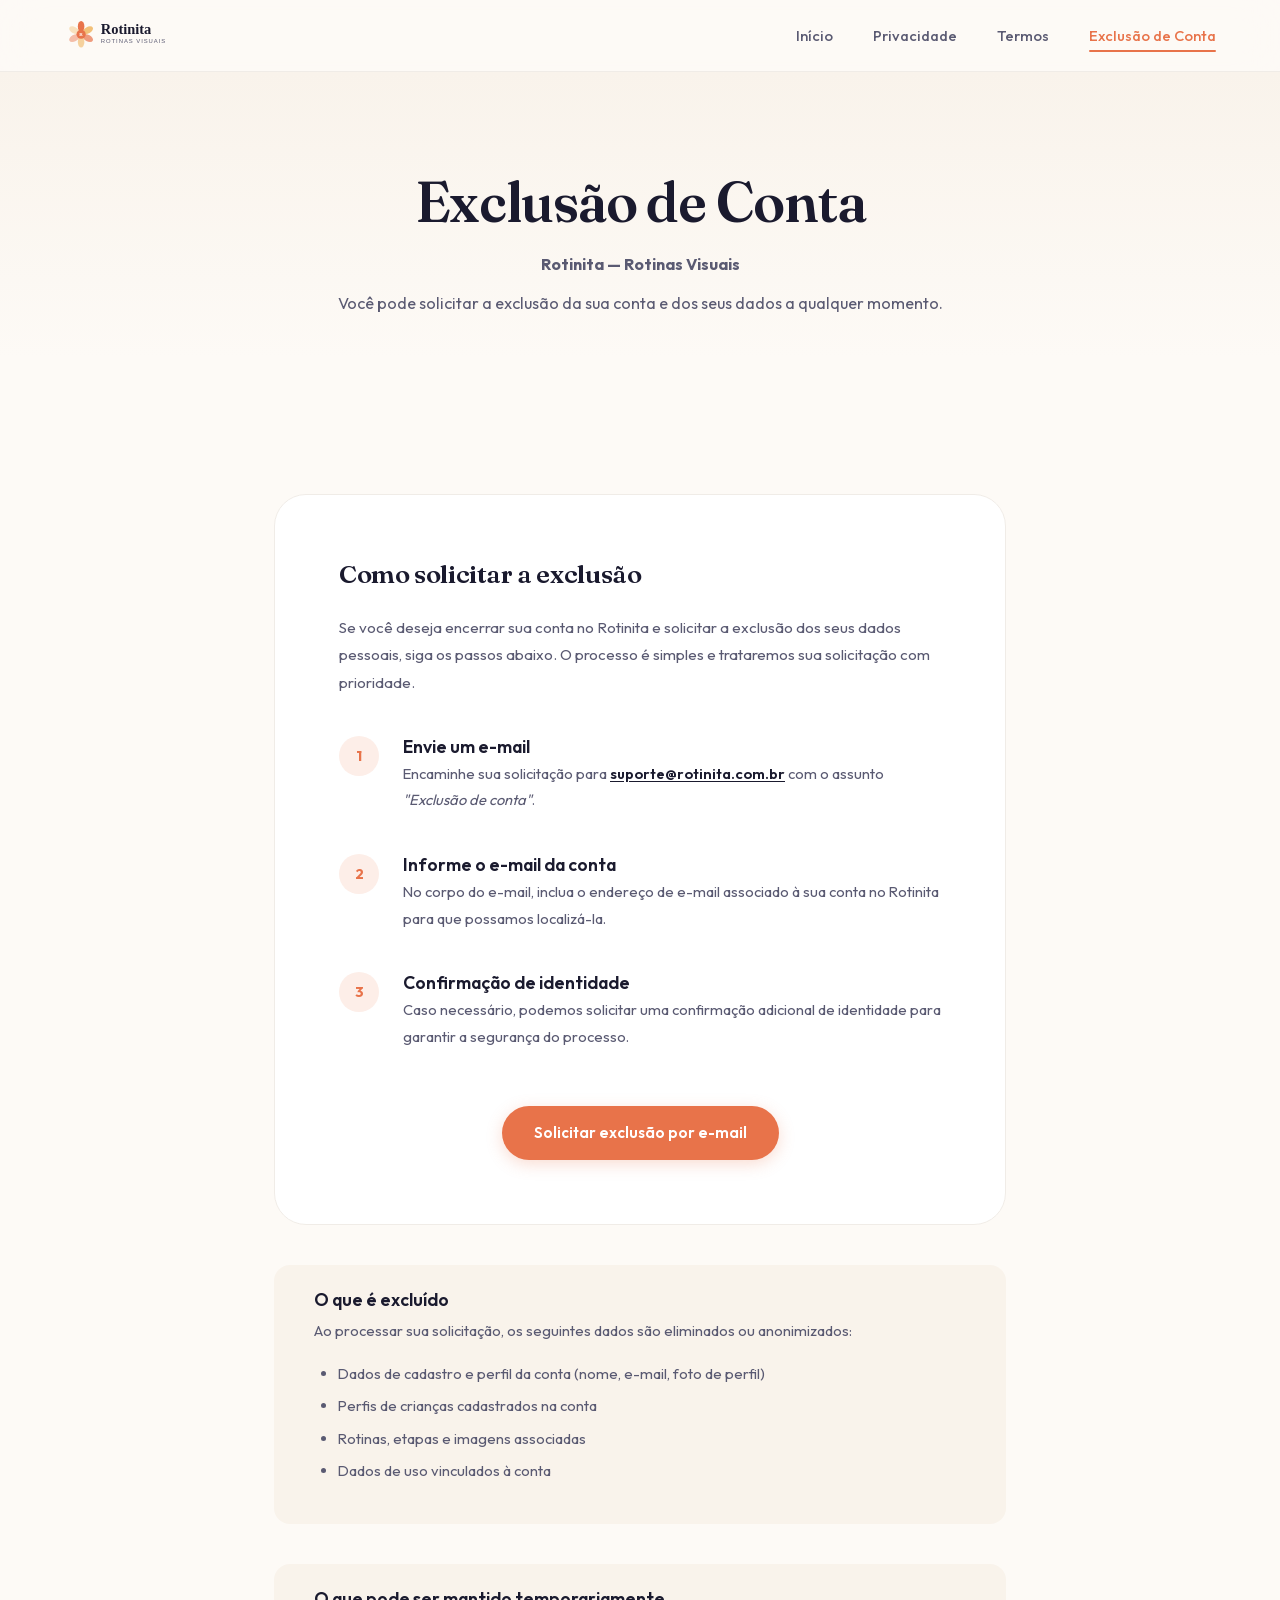
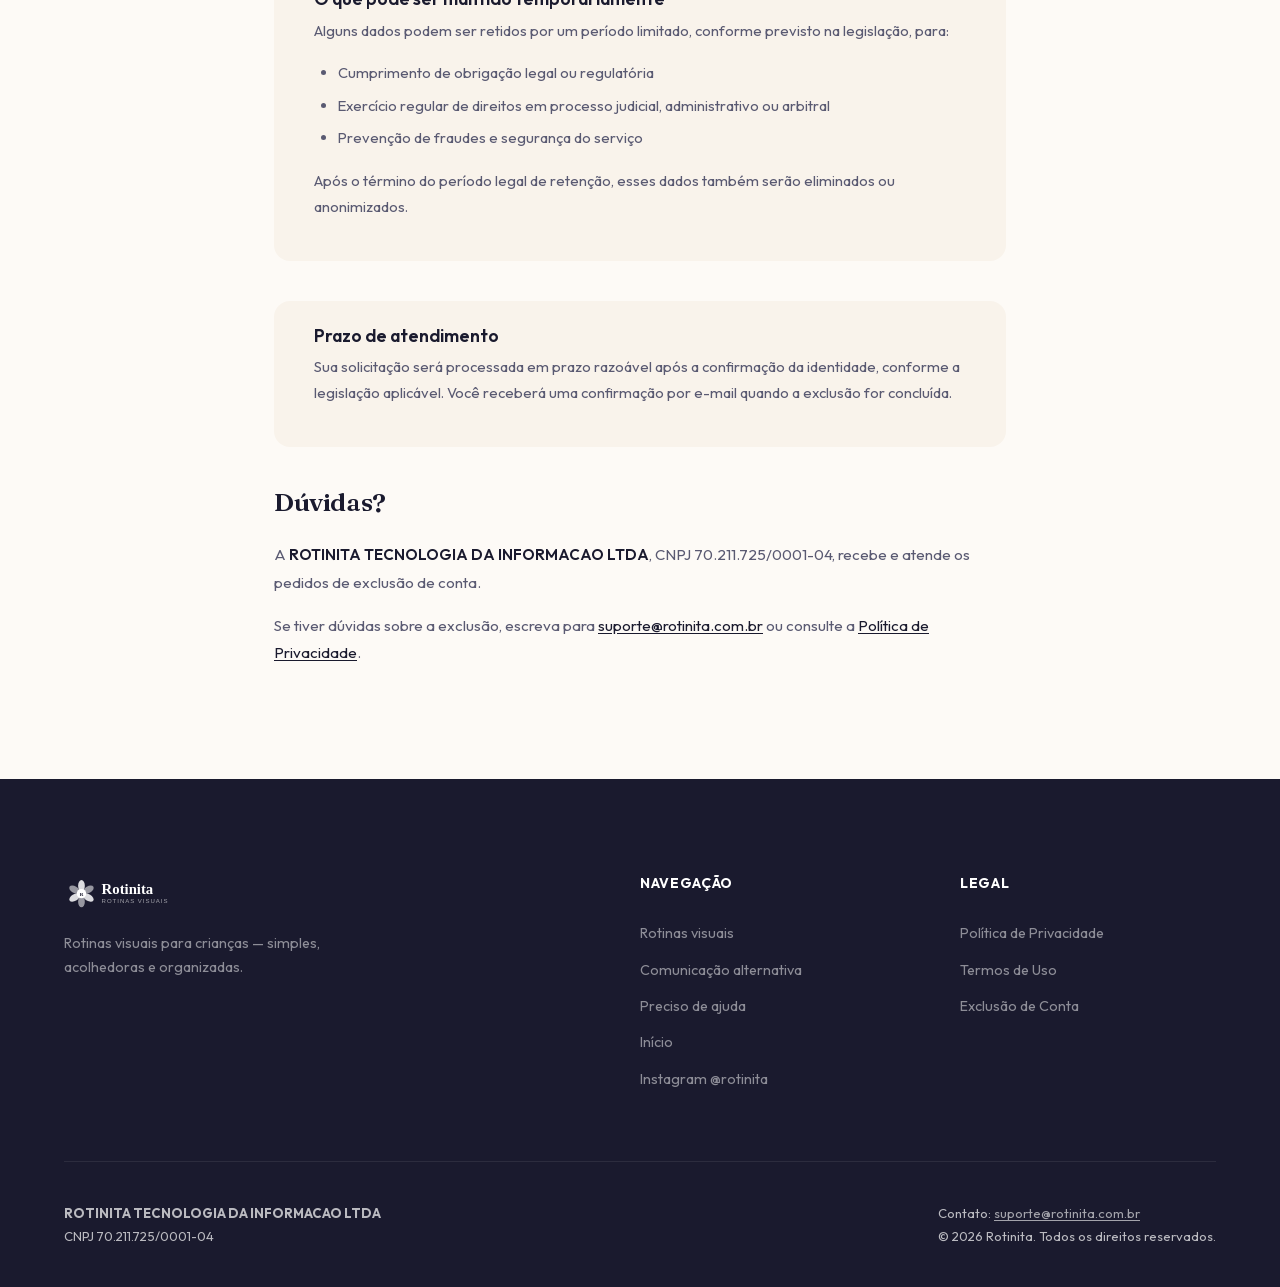
<file: exclusao-de-conta.html>
<!DOCTYPE html>
<html lang="pt-BR">
<head>
  <meta charset="UTF-8">
  <meta name="viewport" content="width=device-width, initial-scale=1.0">
  <title>Exclusão de Conta — Rotinita</title>
  <meta name="description" content="Saiba como solicitar a exclusão da sua conta e dados no aplicativo Rotinita - Rotinas Visuais.">
  <link rel="canonical" href="https://rotinita.com.br/exclusao-de-conta.html">
  <meta name="theme-color" content="#E8734A">
  <meta name="msapplication-TileColor" content="#E8734A">
  <meta name="msapplication-config" content="/browserconfig.xml">
  <meta name="robots" content="index, follow">
  <meta name="author" content="Rotinita">
  <meta name="application-name" content="Rotinita">
  <meta name="apple-mobile-web-app-title" content="Rotinita">
  <meta name="apple-mobile-web-app-capable" content="yes">
  <meta name="apple-mobile-web-app-status-bar-style" content="default">
  <meta name="format-detection" content="telephone=no">
  <meta property="og:type" content="website">
  <meta property="og:locale" content="pt_BR">
  <meta property="og:site_name" content="Rotinita">
  <meta property="og:title" content="Exclusão de Conta — Rotinita">
  <meta property="og:description" content="Saiba como solicitar a exclusão da sua conta e dados no aplicativo Rotinita - Rotinas Visuais.">
  <meta property="og:url" content="https://rotinita.com.br/exclusao-de-conta.html">
  <meta property="og:image" content="https://rotinita.com.br/og-image.png">
  <meta property="og:image:width" content="1200">
  <meta property="og:image:height" content="630">
  <meta property="og:image:alt" content="Rotinita — Rotinas visuais para crianças">
  <meta name="twitter:card" content="summary_large_image">
  <meta name="twitter:title" content="Exclusão de Conta — Rotinita">
  <meta name="twitter:description" content="Saiba como solicitar a exclusão da sua conta e dados no aplicativo Rotinita - Rotinas Visuais.">
  <meta name="twitter:image" content="https://rotinita.com.br/twitter-card.png">
  <meta name="twitter:image:alt" content="Rotinita — Rotinas visuais para crianças">
  <link rel="icon" type="image/svg+xml" href="/favicon.svg">
  <link rel="icon" type="image/x-icon" href="/favicon.ico">
  <link rel="icon" type="image/png" sizes="48x48" href="/favicon-48x48.png">
  <link rel="icon" type="image/png" sizes="32x32" href="/favicon-32x32.png">
  <link rel="icon" type="image/png" sizes="16x16" href="/favicon-16x16.png">
  <link rel="apple-touch-icon" sizes="180x180" href="/apple-touch-icon.png">
  <link rel="manifest" href="/site.webmanifest">
  <link rel="sitemap" type="application/xml" href="/sitemap.xml">
  <script type="application/ld+json">
    {
      "@context": "https://schema.org",
      "@type": "WebPage",
      "name": "Exclusão de Conta — Rotinita",
      "description": "Saiba como solicitar a exclusão da sua conta e dados no aplicativo Rotinita - Rotinas Visuais.",
      "url": "https://rotinita.com.br/exclusao-de-conta.html",
      "inLanguage": "pt-BR",
      "isPartOf": {
        "@type": "WebSite",
        "name": "Rotinita",
        "url": "https://rotinita.com.br/"
      }
    }
  </script>
  <link rel="preload" href="/assets/fonts/fraunces-v38-latin.woff2" as="font" type="font/woff2" crossorigin>
  <link rel="preload" href="/assets/fonts/outfit-v15-latin.woff2" as="font" type="font/woff2" crossorigin>
  <link rel="stylesheet" href="/css/style.css?v=20261022-2">
</head>
<body>

  <!-- Header -->
  <header class="site-header">
    <div class="container header-inner">
      <a href="/" class="logo" aria-label="Rotinita - Página Inicial">
        <img src="logo-horizontal.svg" alt="Rotinita" class="logo-image" width="280" height="60">
      </a>
      <nav class="nav-desktop" aria-label="Navegação principal">
        <a href="/">Início</a>
        <a href="politica-de-privacidade.html">Privacidade</a>
        <a href="termos-de-uso.html">Termos</a>
        <a href="exclusao-de-conta.html" class="active">Exclusão de Conta</a>
      </nav>
      <button class="nav-toggle" aria-label="Abrir menu" aria-expanded="false">
        <svg viewBox="0 0 24 24" fill="none" stroke="currentColor" stroke-width="2" stroke-linecap="round"><line x1="3" y1="6" x2="21" y2="6"/><line x1="3" y1="12" x2="21" y2="12"/><line x1="3" y1="18" x2="21" y2="18"/></svg>
      </button>
    </div>
    <nav class="nav-mobile" aria-label="Navegação mobile">
      <a href="/">Início</a>
      <a href="politica-de-privacidade.html">Política de Privacidade</a>
      <a href="termos-de-uso.html">Termos de Uso</a>
      <a href="exclusao-de-conta.html">Exclusão de Conta</a>
    </nav>
  </header>

  <main>
    <!-- Hero -->
    <section class="legal-hero">
      <div class="container container--narrow">
        <h1 class="fade-up">Exclusão de Conta</h1>
        <p class="fade-up stagger-1"><strong>Rotinita — Rotinas Visuais</strong></p>
        <p class="fade-up stagger-2" style="margin-top: 0.75rem; font-size: 1.02rem;">
          Você pode solicitar a exclusão da sua conta e dos seus dados a qualquer momento.
        </p>
      </div>
    </section>

    <!-- Content -->
    <section class="legal-content">
      <div class="container container--narrow">

        <div class="exclusion-card fade-up">
          <h2 style="border-top: none; margin-top: 0; padding-top: 0;">Como solicitar a exclusão</h2>
          <p>
            Se você deseja encerrar sua conta no Rotinita e solicitar a exclusão dos seus dados pessoais, siga os passos abaixo. O processo é simples e trataremos sua solicitação com prioridade.
          </p>

          <div class="exclusion-steps">
            <div class="exclusion-step">
              <div class="exclusion-step-num">1</div>
              <div class="exclusion-step-text">
                <h4>Envie um e-mail</h4>
                <p>Encaminhe sua solicitação para <strong><a href="mailto:suporte@rotinita.com.br" class="text-link">suporte@rotinita.com.br</a></strong> com o assunto <em>"Exclusão de conta"</em>.</p>
              </div>
            </div>

            <div class="exclusion-step">
              <div class="exclusion-step-num">2</div>
              <div class="exclusion-step-text">
                <h4>Informe o e-mail da conta</h4>
                <p>No corpo do e-mail, inclua o endereço de e-mail associado à sua conta no Rotinita para que possamos localizá-la.</p>
              </div>
            </div>

            <div class="exclusion-step">
              <div class="exclusion-step-num">3</div>
              <div class="exclusion-step-text">
                <h4>Confirmação de identidade</h4>
                <p>Caso necessário, podemos solicitar uma confirmação adicional de identidade para garantir a segurança do processo.</p>
              </div>
            </div>
          </div>

          <div style="text-align: center; margin-top: 2rem;">
            <a href="mailto:suporte@rotinita.com.br?subject=Exclus%C3%A3o%20de%20conta" class="btn btn-primary">
              Solicitar exclusão por e-mail
            </a>
          </div>
        </div>

        <!-- O que é excluído -->
        <div class="exclusion-info fade-up">
          <h4>O que é excluído</h4>
          <p>Ao processar sua solicitação, os seguintes dados são eliminados ou anonimizados:</p>
          <ul>
            <li>Dados de cadastro e perfil da conta (nome, e-mail, foto de perfil)</li>
            <li>Perfis de crianças cadastrados na conta</li>
            <li>Rotinas, etapas e imagens associadas</li>
            <li>Dados de uso vinculados à conta</li>
          </ul>
        </div>

        <div class="exclusion-info fade-up">
          <h4>O que pode ser mantido temporariamente</h4>
          <p>Alguns dados podem ser retidos por um período limitado, conforme previsto na legislação, para:</p>
          <ul>
            <li>Cumprimento de obrigação legal ou regulatória</li>
            <li>Exercício regular de direitos em processo judicial, administrativo ou arbitral</li>
            <li>Prevenção de fraudes e segurança do serviço</li>
          </ul>
          <p>Após o término do período legal de retenção, esses dados também serão eliminados ou anonimizados.</p>
        </div>

        <div class="exclusion-info fade-up">
          <h4>Prazo de atendimento</h4>
          <p>
            Sua solicitação será processada em prazo razoável após a confirmação da identidade, conforme a legislação aplicável. Você receberá uma confirmação por e-mail quando a exclusão for concluída.
          </p>
        </div>

        <div class="fade-up" style="margin-top: 2.5rem;">
          <h2 style="border-top: none; margin-top: 0; padding-top: 0;">Dúvidas?</h2>
          <p>
            A <strong>ROTINITA TECNOLOGIA DA INFORMACAO LTDA</strong>, CNPJ 70.211.725/0001-04, recebe e atende os pedidos de exclusão de conta.
          </p>
          <p>
            Se tiver dúvidas sobre a exclusão, escreva para <a href="mailto:suporte@rotinita.com.br" class="text-link">suporte@rotinita.com.br</a> ou consulte a <a href="politica-de-privacidade.html" class="text-link">Política de Privacidade</a>.
          </p>
        </div>

      </div>
    </section>
  </main>

  <!-- Footer -->
  <footer class="site-footer">
    <div class="container">
      <div class="footer-grid">
        <div class="footer-brand">
          <a href="/" class="logo" aria-label="Rotinita - Página Inicial">
            <img src="logo-horizontal-branco.svg" alt="Rotinita" class="logo-image logo-image--footer" width="280" height="60">
          </a>
          <p>Rotinas visuais para crianças — simples, acolhedoras e organizadas.</p>
        </div>

        <div class="footer-col">
          <h2>Navegação</h2>
          <a href="/rotinas-visuais.html">Rotinas visuais</a>
          <a href="/comunicacao-alternativa.html">Comunicação alternativa</a>
          <a href="/ajuda.html">Preciso de ajuda</a>
          <a href="/">Início</a>
          <a href="https://www.instagram.com/rotinita/" rel="me">Instagram @rotinita</a>
        </div>

        <div class="footer-col">
          <h2>Legal</h2>
          <a href="politica-de-privacidade.html">Política de Privacidade</a>
          <a href="termos-de-uso.html">Termos de Uso</a>
          <a href="exclusao-de-conta.html">Exclusão de Conta</a>
        </div>
      </div>

      <div class="footer-bottom">
        <p>
          <strong>ROTINITA TECNOLOGIA DA INFORMACAO LTDA</strong><br>
          CNPJ 70.211.725/0001-04
        </p>
        <p>
          Contato: <a href="mailto:suporte@rotinita.com.br">suporte@rotinita.com.br</a><br>
          &copy; 2026 Rotinita. Todos os direitos reservados.
        </p>
      </div>
    </div>
  </footer>

  <button class="back-to-top" aria-label="Voltar ao topo">
    <svg viewBox="0 0 24 24" fill="none" stroke="currentColor" stroke-width="2.5" stroke-linecap="round" stroke-linejoin="round"><polyline points="18 15 12 9 6 15"/></svg>
  </button>

  <script src="/js/main.js?v=20261022" defer></script>
</body>
</html>
</file>
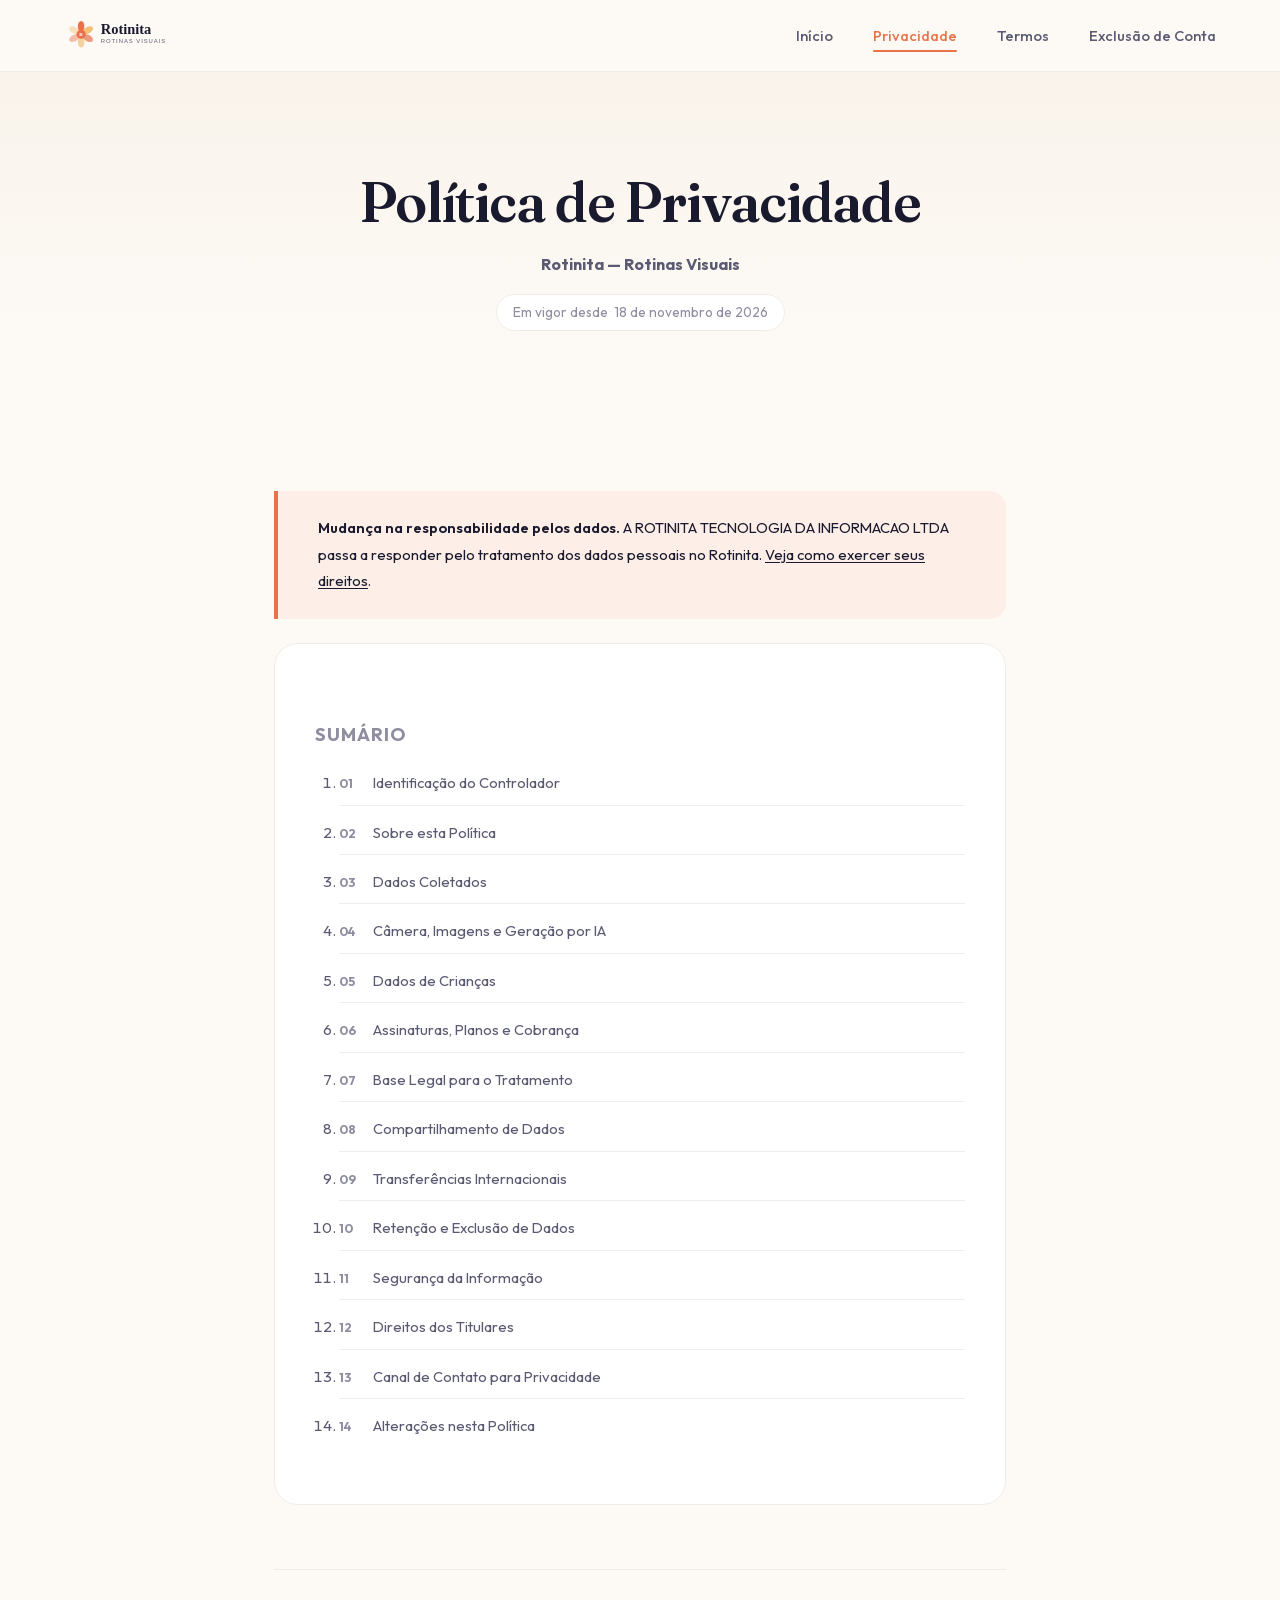
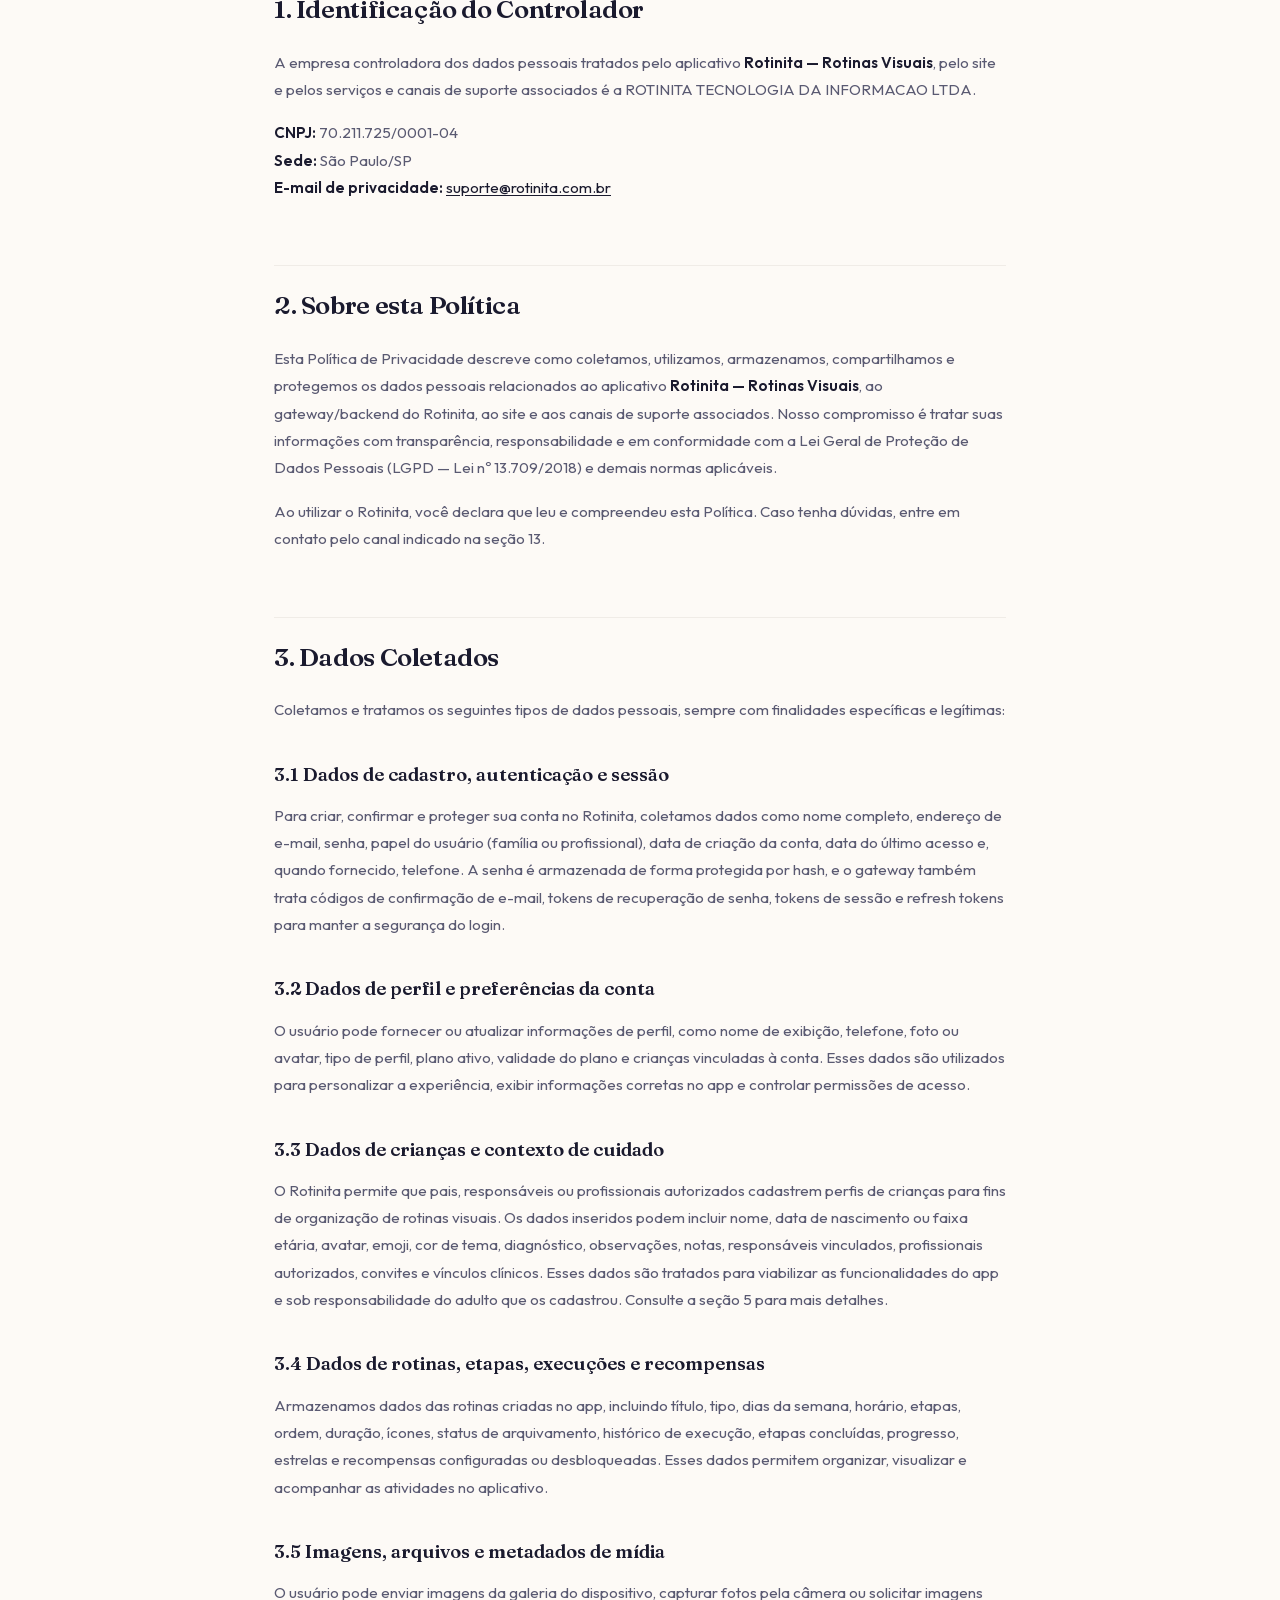
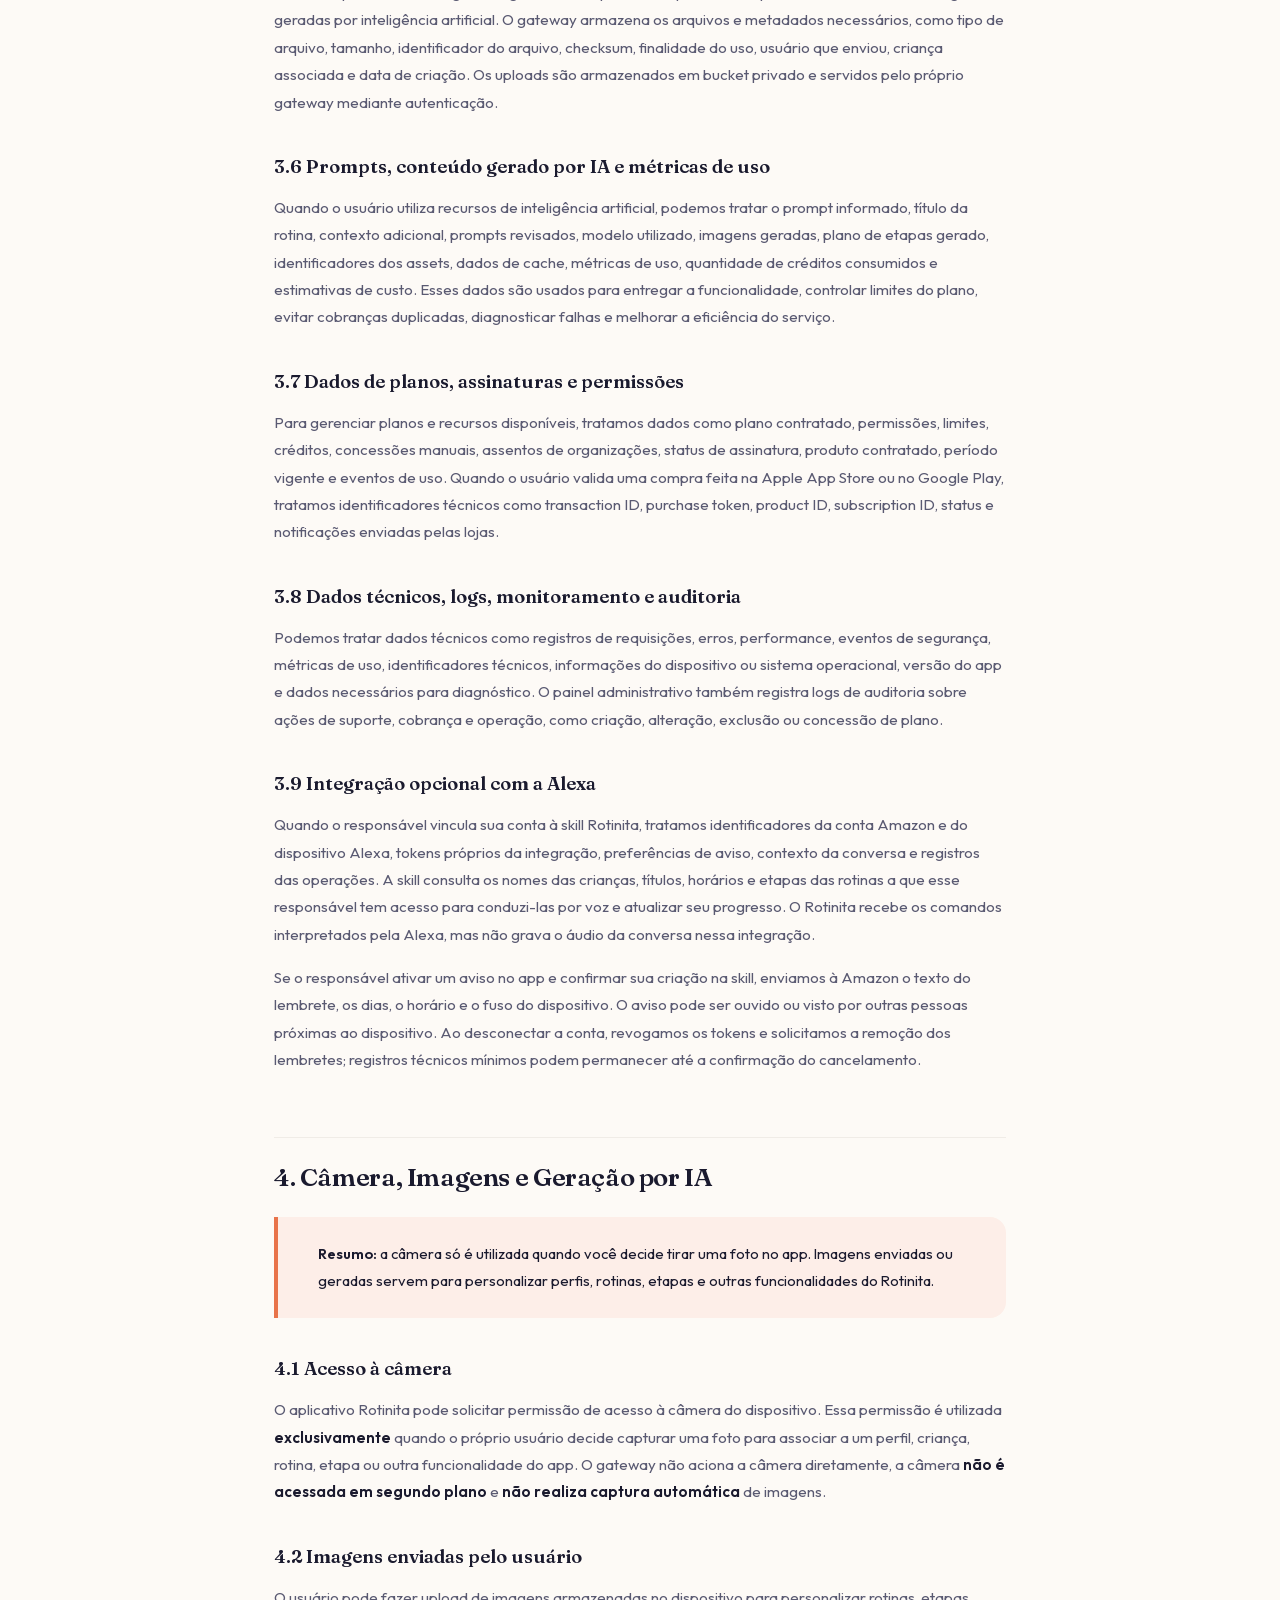
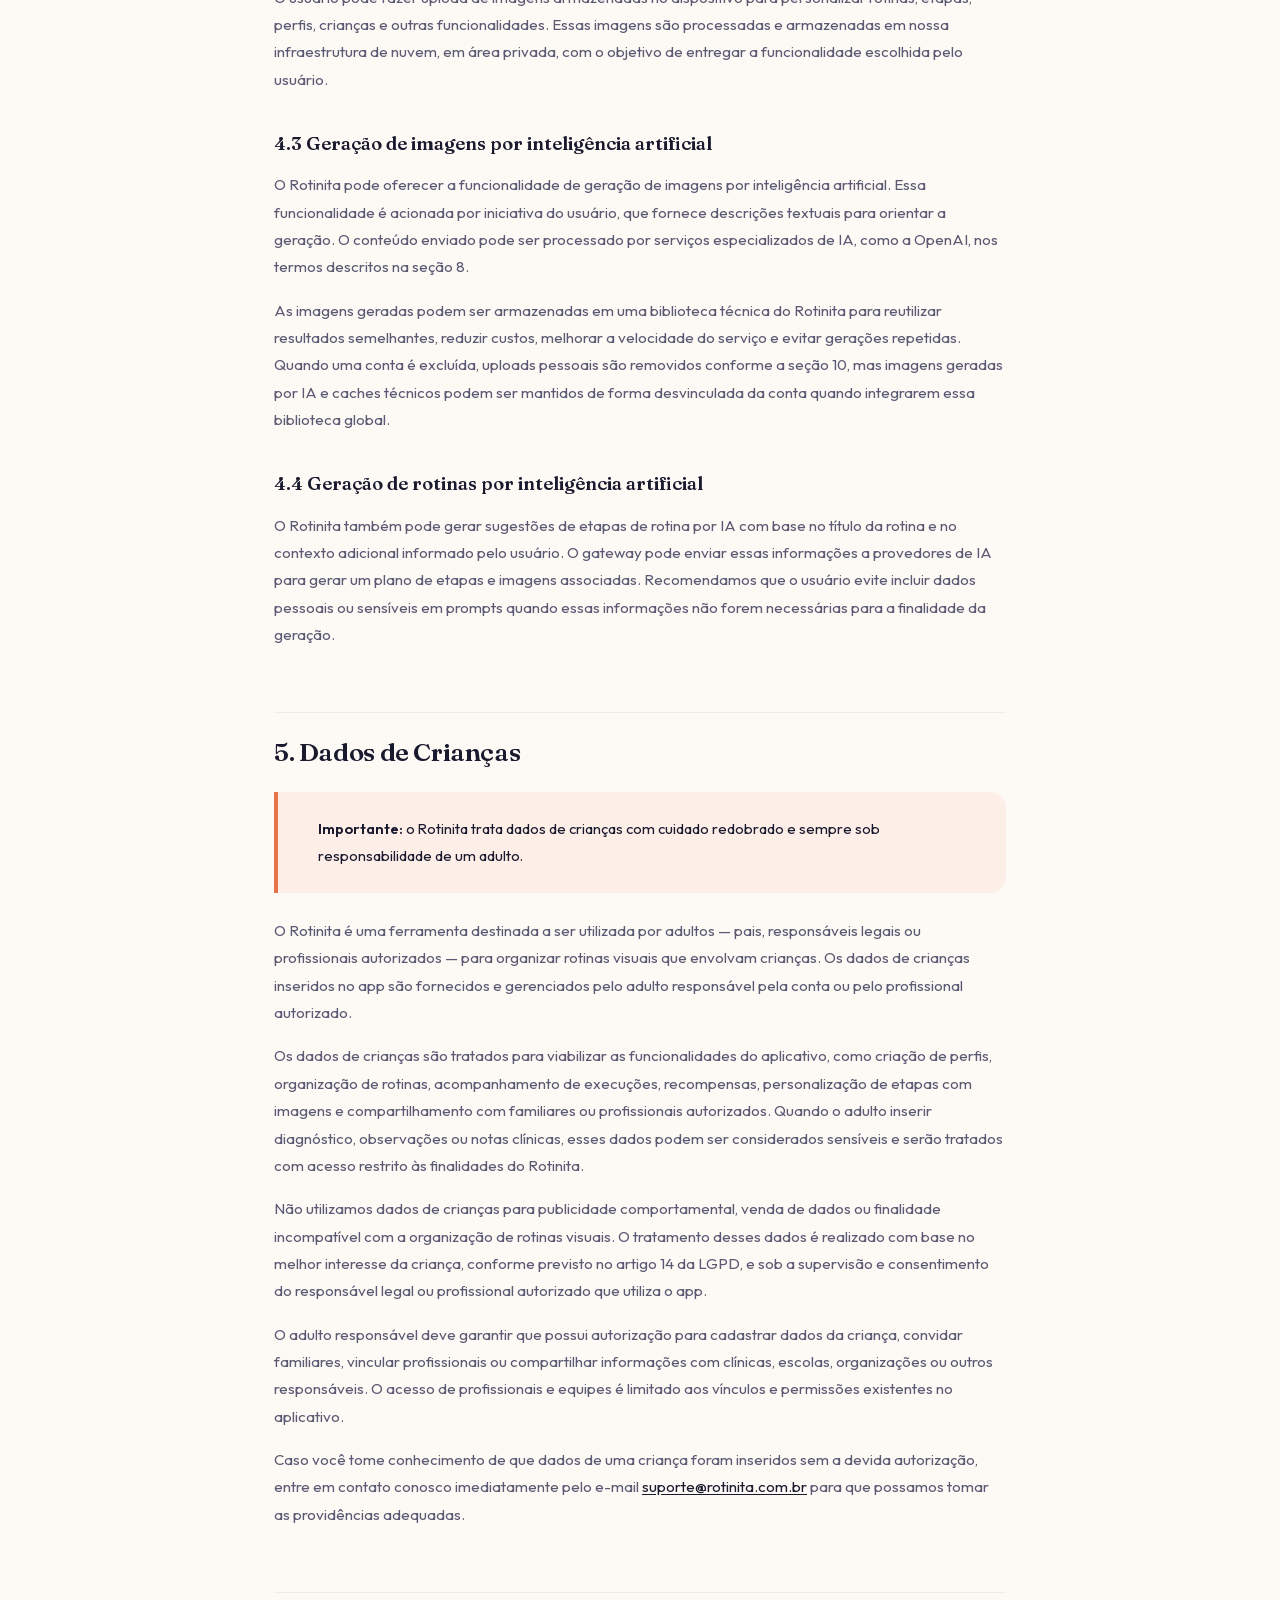
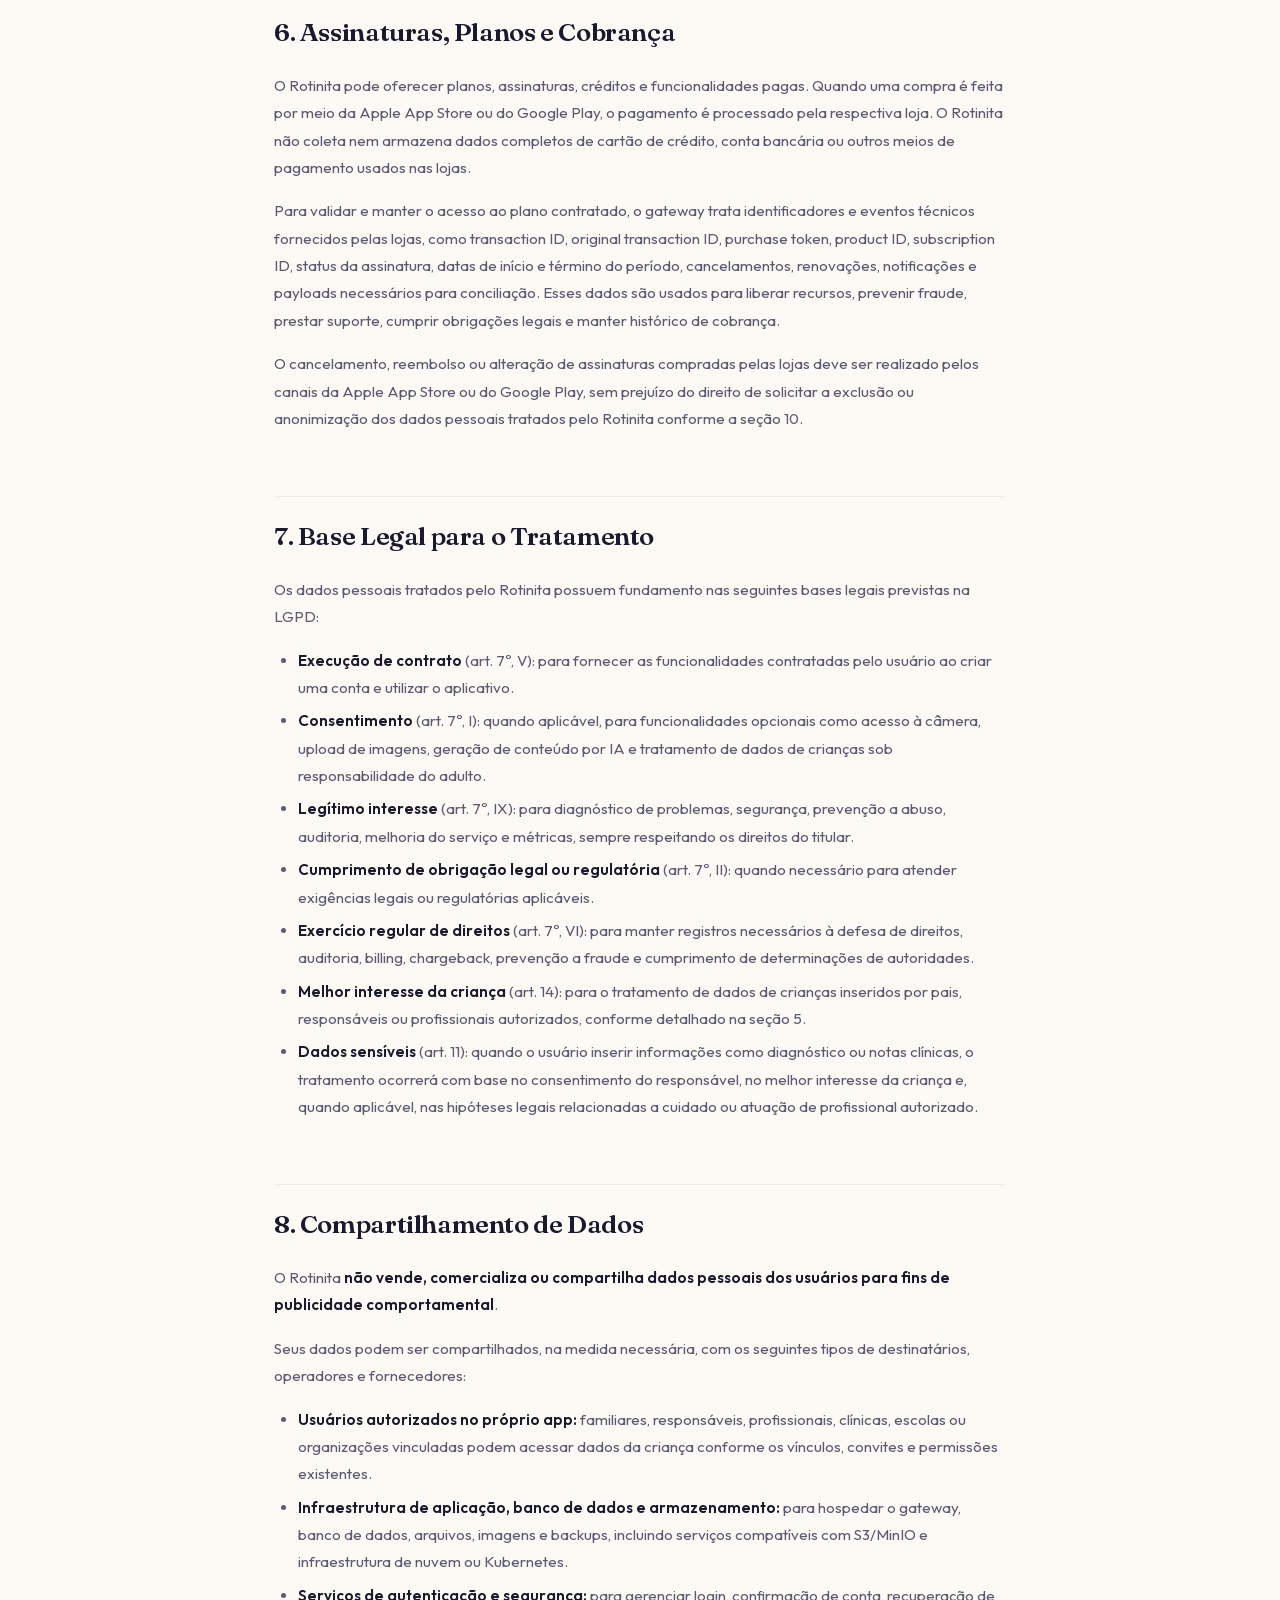
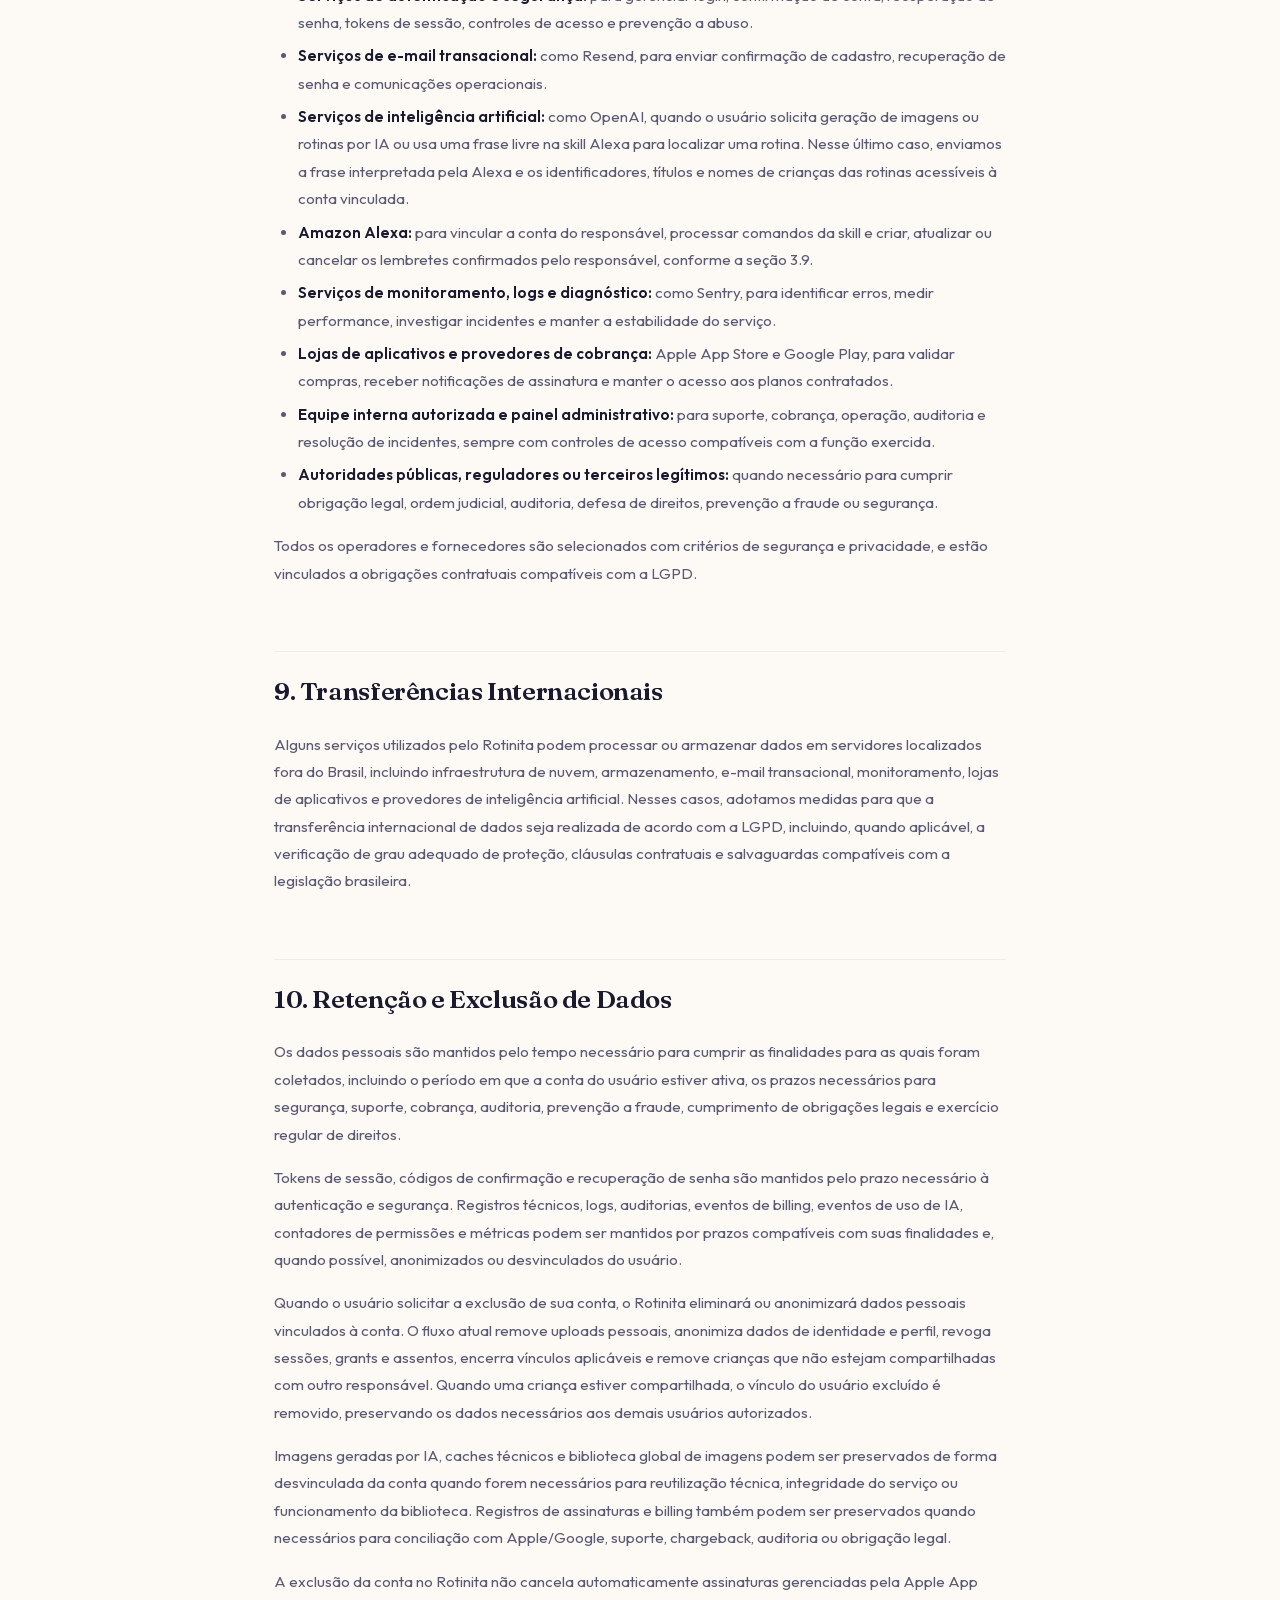
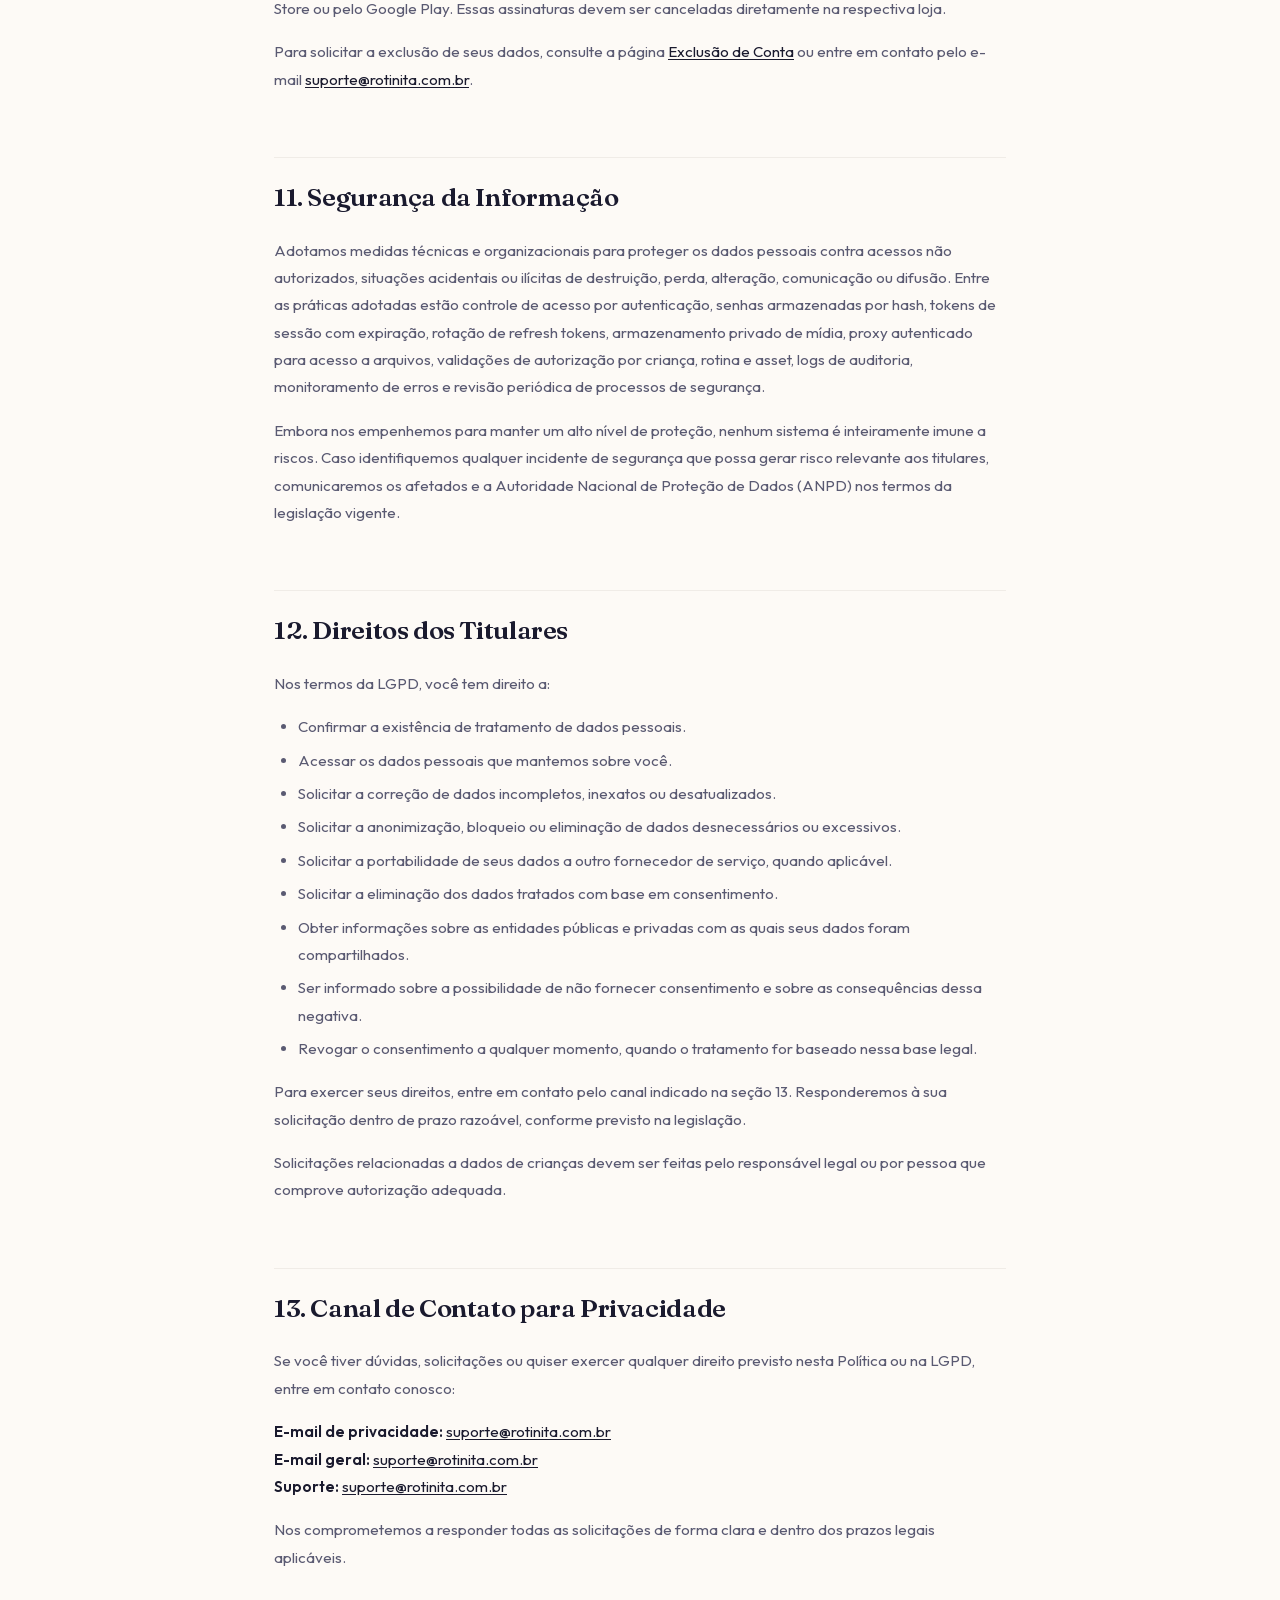
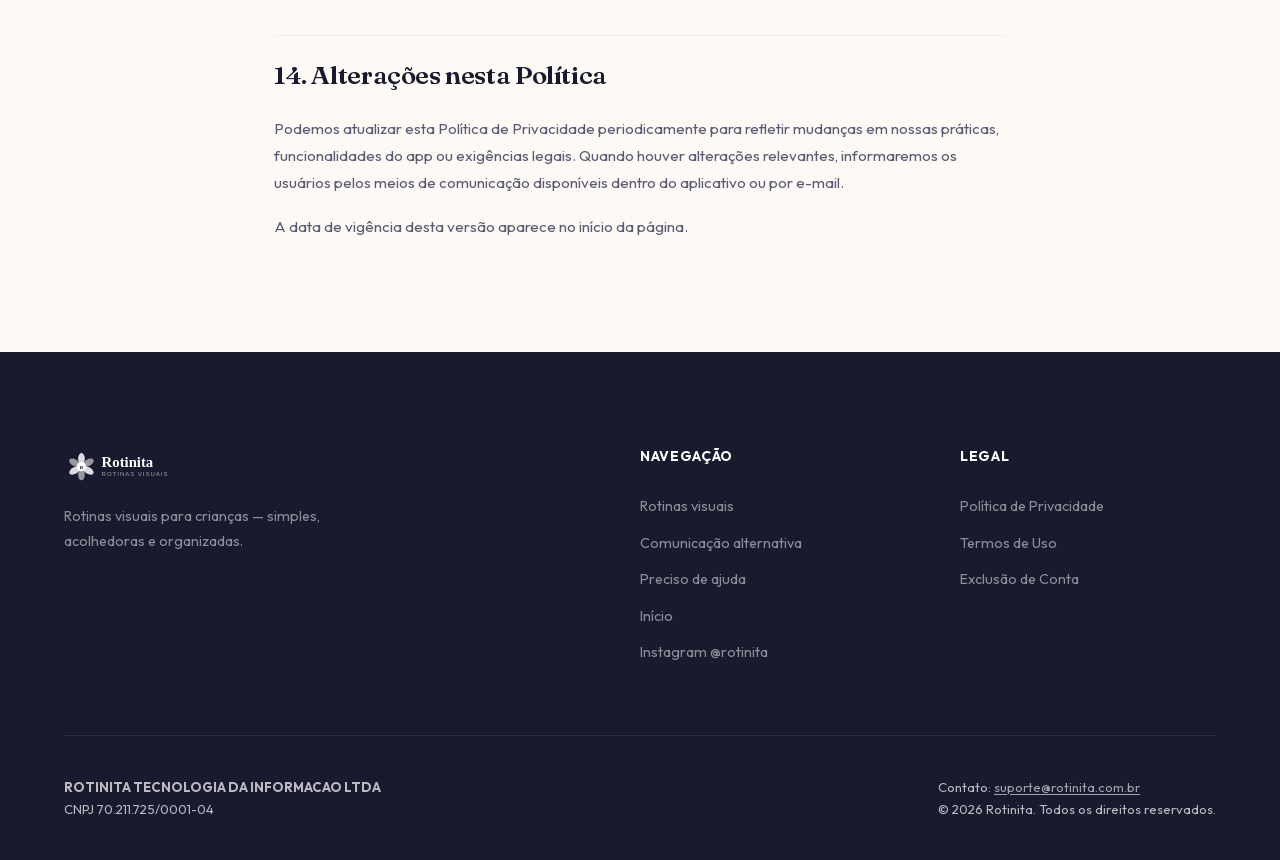
<file: politica-de-privacidade.html>
<!DOCTYPE html>
<html lang="pt-BR">
<head>
  <meta charset="UTF-8">
  <meta name="viewport" content="width=device-width, initial-scale=1.0">
  <title>Política de Privacidade — Rotinita</title>
  <meta name="description" content="Política de Privacidade do aplicativo Rotinita - Rotinas Visuais. Saiba como tratamos seus dados com responsabilidade.">
  <link rel="canonical" href="https://rotinita.com.br/politica-de-privacidade.html">
  <meta name="theme-color" content="#E8734A">
  <meta name="msapplication-TileColor" content="#E8734A">
  <meta name="msapplication-config" content="/browserconfig.xml">
  <meta name="robots" content="index, follow">
  <meta name="author" content="Rotinita">
  <meta name="application-name" content="Rotinita">
  <meta name="apple-mobile-web-app-title" content="Rotinita">
  <meta name="apple-mobile-web-app-capable" content="yes">
  <meta name="apple-mobile-web-app-status-bar-style" content="default">
  <meta name="format-detection" content="telephone=no">
  <meta property="og:type" content="website">
  <meta property="og:locale" content="pt_BR">
  <meta property="og:site_name" content="Rotinita">
  <meta property="og:title" content="Política de Privacidade — Rotinita">
  <meta property="og:description" content="Política de Privacidade do aplicativo Rotinita - Rotinas Visuais. Saiba como tratamos seus dados com responsabilidade.">
  <meta property="og:url" content="https://rotinita.com.br/politica-de-privacidade.html">
  <meta property="og:image" content="https://rotinita.com.br/og-image.png">
  <meta property="og:image:width" content="1200">
  <meta property="og:image:height" content="630">
  <meta property="og:image:alt" content="Rotinita — Rotinas visuais para crianças">
  <meta name="twitter:card" content="summary_large_image">
  <meta name="twitter:title" content="Política de Privacidade — Rotinita">
  <meta name="twitter:description" content="Política de Privacidade do aplicativo Rotinita - Rotinas Visuais. Saiba como tratamos seus dados com responsabilidade.">
  <meta name="twitter:image" content="https://rotinita.com.br/twitter-card.png">
  <meta name="twitter:image:alt" content="Rotinita — Rotinas visuais para crianças">
  <link rel="icon" type="image/svg+xml" href="/favicon.svg">
  <link rel="icon" type="image/x-icon" href="/favicon.ico">
  <link rel="icon" type="image/png" sizes="48x48" href="/favicon-48x48.png">
  <link rel="icon" type="image/png" sizes="32x32" href="/favicon-32x32.png">
  <link rel="icon" type="image/png" sizes="16x16" href="/favicon-16x16.png">
  <link rel="apple-touch-icon" sizes="180x180" href="/apple-touch-icon.png">
  <link rel="manifest" href="/site.webmanifest">
  <link rel="sitemap" type="application/xml" href="/sitemap.xml">
  <script type="application/ld+json">
    {
      "@context": "https://schema.org",
      "@type": "WebPage",
      "name": "Política de Privacidade — Rotinita",
      "description": "Política de Privacidade do aplicativo Rotinita - Rotinas Visuais. Saiba como tratamos seus dados com responsabilidade.",
      "url": "https://rotinita.com.br/politica-de-privacidade.html",
      "inLanguage": "pt-BR",
      "isPartOf": {
        "@type": "WebSite",
        "name": "Rotinita",
        "url": "https://rotinita.com.br/"
      }
    }
  </script>
  <link rel="preload" href="/assets/fonts/fraunces-v38-latin.woff2" as="font" type="font/woff2" crossorigin>
  <link rel="preload" href="/assets/fonts/outfit-v15-latin.woff2" as="font" type="font/woff2" crossorigin>
  <link rel="stylesheet" href="/css/style.css?v=20261022-2">
</head>
<body>

  <!-- Header -->
  <header class="site-header">
    <div class="container header-inner">
      <a href="/" class="logo" aria-label="Rotinita - Página Inicial">
        <img src="logo-horizontal.svg" alt="Rotinita" class="logo-image" width="280" height="60">
      </a>
      <nav class="nav-desktop" aria-label="Navegação principal">
        <a href="/">Início</a>
        <a href="politica-de-privacidade.html" class="active">Privacidade</a>
        <a href="termos-de-uso.html">Termos</a>
        <a href="exclusao-de-conta.html">Exclusão de Conta</a>
      </nav>
      <button class="nav-toggle" aria-label="Abrir menu" aria-expanded="false">
        <svg viewBox="0 0 24 24" fill="none" stroke="currentColor" stroke-width="2" stroke-linecap="round"><line x1="3" y1="6" x2="21" y2="6"/><line x1="3" y1="12" x2="21" y2="12"/><line x1="3" y1="18" x2="21" y2="18"/></svg>
      </button>
    </div>
    <nav class="nav-mobile" aria-label="Navegação mobile">
      <a href="/">Início</a>
      <a href="politica-de-privacidade.html">Política de Privacidade</a>
      <a href="termos-de-uso.html">Termos de Uso</a>
      <a href="exclusao-de-conta.html">Exclusão de Conta</a>
    </nav>
  </header>

  <main>
    <!-- Hero -->
    <section class="legal-hero">
      <div class="container container--narrow">
        <h1 class="fade-up">Política de Privacidade</h1>
        <p class="fade-up stagger-1"><strong>Rotinita — Rotinas Visuais</strong></p>
        <div class="legal-updated fade-up stagger-2">
          Em vigor desde <time datetime="2026-11-18">18 de novembro de 2026</time>
        </div>
      </div>
    </section>

    <!-- Content -->
    <section class="legal-content">
      <div class="container container--narrow">

        <div class="legal-callout">
          <p>
            <strong>Mudança na responsabilidade pelos dados.</strong>
            A ROTINITA TECNOLOGIA DA INFORMACAO LTDA passa a responder pelo tratamento dos dados pessoais no Rotinita.
            <a href="#pp-13" class="text-link">Veja como exercer seus direitos</a>.
          </p>
        </div>

        <!-- Sumário -->
        <nav class="legal-toc fade-up" aria-label="Sumário">
          <h3>Sumário</h3>
          <ol>
            <li><a href="#pp-1">Identificação do Controlador</a></li>
            <li><a href="#pp-2">Sobre esta Política</a></li>
            <li><a href="#pp-3">Dados Coletados</a></li>
            <li><a href="#pp-4">Câmera, Imagens e Geração por IA</a></li>
            <li><a href="#pp-5">Dados de Crianças</a></li>
            <li><a href="#pp-6">Assinaturas, Planos e Cobrança</a></li>
            <li><a href="#pp-7">Base Legal para o Tratamento</a></li>
            <li><a href="#pp-8">Compartilhamento de Dados</a></li>
            <li><a href="#pp-9">Transferências Internacionais</a></li>
            <li><a href="#pp-10">Retenção e Exclusão de Dados</a></li>
            <li><a href="#pp-11">Segurança da Informação</a></li>
            <li><a href="#pp-12">Direitos dos Titulares</a></li>
            <li><a href="#pp-13">Canal de Contato para Privacidade</a></li>
            <li><a href="#pp-14">Alterações nesta Política</a></li>
          </ol>
        </nav>

        <!-- 1 -->
        <h2 id="pp-1">1. Identificação do Controlador</h2>
        <p>
          A empresa controladora dos dados pessoais tratados pelo aplicativo <strong>Rotinita — Rotinas Visuais</strong>, pelo site e pelos serviços e canais de suporte associados é a ROTINITA TECNOLOGIA DA INFORMACAO LTDA.
        </p>
        <p>
          <strong>CNPJ:</strong> 70.211.725/0001-04<br>
          <strong>Sede:</strong> São Paulo/SP<br>
          <strong>E-mail de privacidade:</strong> <a href="mailto:suporte@rotinita.com.br" class="text-link">suporte@rotinita.com.br</a>
        </p>

        <!-- 2 -->
        <h2 id="pp-2">2. Sobre esta Política</h2>
        <p>
          Esta Política de Privacidade descreve como coletamos, utilizamos, armazenamos, compartilhamos e protegemos os dados pessoais relacionados ao aplicativo <strong>Rotinita — Rotinas Visuais</strong>, ao gateway/backend do Rotinita, ao site e aos canais de suporte associados. Nosso compromisso é tratar suas informações com transparência, responsabilidade e em conformidade com a Lei Geral de Proteção de Dados Pessoais (LGPD — Lei nº 13.709/2018) e demais normas aplicáveis.
        </p>
        <p>
          Ao utilizar o Rotinita, você declara que leu e compreendeu esta Política. Caso tenha dúvidas, entre em contato pelo canal indicado na seção 13.
        </p>

        <!-- 3 -->
        <h2 id="pp-3">3. Dados Coletados</h2>
        <p>Coletamos e tratamos os seguintes tipos de dados pessoais, sempre com finalidades específicas e legítimas:</p>

        <h3>3.1 Dados de cadastro, autenticação e sessão</h3>
        <p>
          Para criar, confirmar e proteger sua conta no Rotinita, coletamos dados como nome completo, endereço de e-mail, senha, papel do usuário (família ou profissional), data de criação da conta, data do último acesso e, quando fornecido, telefone. A senha é armazenada de forma protegida por hash, e o gateway também trata códigos de confirmação de e-mail, tokens de recuperação de senha, tokens de sessão e refresh tokens para manter a segurança do login.
        </p>

        <h3>3.2 Dados de perfil e preferências da conta</h3>
        <p>
          O usuário pode fornecer ou atualizar informações de perfil, como nome de exibição, telefone, foto ou avatar, tipo de perfil, plano ativo, validade do plano e crianças vinculadas à conta. Esses dados são utilizados para personalizar a experiência, exibir informações corretas no app e controlar permissões de acesso.
        </p>

        <h3>3.3 Dados de crianças e contexto de cuidado</h3>
        <p>
          O Rotinita permite que pais, responsáveis ou profissionais autorizados cadastrem perfis de crianças para fins de organização de rotinas visuais. Os dados inseridos podem incluir nome, data de nascimento ou faixa etária, avatar, emoji, cor de tema, diagnóstico, observações, notas, responsáveis vinculados, profissionais autorizados, convites e vínculos clínicos. Esses dados são tratados para viabilizar as funcionalidades do app e sob responsabilidade do adulto que os cadastrou. Consulte a seção 5 para mais detalhes.
        </p>

        <h3>3.4 Dados de rotinas, etapas, execuções e recompensas</h3>
        <p>
          Armazenamos dados das rotinas criadas no app, incluindo título, tipo, dias da semana, horário, etapas, ordem, duração, ícones, status de arquivamento, histórico de execução, etapas concluídas, progresso, estrelas e recompensas configuradas ou desbloqueadas. Esses dados permitem organizar, visualizar e acompanhar as atividades no aplicativo.
        </p>

        <h3>3.5 Imagens, arquivos e metadados de mídia</h3>
        <p>
          O usuário pode enviar imagens da galeria do dispositivo, capturar fotos pela câmera ou solicitar imagens geradas por inteligência artificial. O gateway armazena os arquivos e metadados necessários, como tipo de arquivo, tamanho, identificador do arquivo, checksum, finalidade do uso, usuário que enviou, criança associada e data de criação. Os uploads são armazenados em bucket privado e servidos pelo próprio gateway mediante autenticação.
        </p>

        <h3>3.6 Prompts, conteúdo gerado por IA e métricas de uso</h3>
        <p>
          Quando o usuário utiliza recursos de inteligência artificial, podemos tratar o prompt informado, título da rotina, contexto adicional, prompts revisados, modelo utilizado, imagens geradas, plano de etapas gerado, identificadores dos assets, dados de cache, métricas de uso, quantidade de créditos consumidos e estimativas de custo. Esses dados são usados para entregar a funcionalidade, controlar limites do plano, evitar cobranças duplicadas, diagnosticar falhas e melhorar a eficiência do serviço.
        </p>

        <h3>3.7 Dados de planos, assinaturas e permissões</h3>
        <p>
          Para gerenciar planos e recursos disponíveis, tratamos dados como plano contratado, permissões, limites, créditos, concessões manuais, assentos de organizações, status de assinatura, produto contratado, período vigente e eventos de uso. Quando o usuário valida uma compra feita na Apple App Store ou no Google Play, tratamos identificadores técnicos como transaction ID, purchase token, product ID, subscription ID, status e notificações enviadas pelas lojas.
        </p>

        <h3>3.8 Dados técnicos, logs, monitoramento e auditoria</h3>
        <p>
          Podemos tratar dados técnicos como registros de requisições, erros, performance, eventos de segurança, métricas de uso, identificadores técnicos, informações do dispositivo ou sistema operacional, versão do app e dados necessários para diagnóstico. O painel administrativo também registra logs de auditoria sobre ações de suporte, cobrança e operação, como criação, alteração, exclusão ou concessão de plano.
        </p>

        <h3>3.9 Integração opcional com a Alexa</h3>
        <p>
          Quando o responsável vincula sua conta à skill Rotinita, tratamos identificadores da conta Amazon e do dispositivo Alexa, tokens próprios da integração, preferências de aviso, contexto da conversa e registros das operações. A skill consulta os nomes das crianças, títulos, horários e etapas das rotinas a que esse responsável tem acesso para conduzi-las por voz e atualizar seu progresso. O Rotinita recebe os comandos interpretados pela Alexa, mas não grava o áudio da conversa nessa integração.
        </p>
        <p>
          Se o responsável ativar um aviso no app e confirmar sua criação na skill, enviamos à Amazon o texto do lembrete, os dias, o horário e o fuso do dispositivo. O aviso pode ser ouvido ou visto por outras pessoas próximas ao dispositivo. Ao desconectar a conta, revogamos os tokens e solicitamos a remoção dos lembretes; registros técnicos mínimos podem permanecer até a confirmação do cancelamento.
        </p>

        <!-- 4 -->
        <h2 id="pp-4">4. Câmera, Imagens e Geração por IA</h2>

        <div class="legal-callout">
          <p><strong>Resumo:</strong> a câmera só é utilizada quando você decide tirar uma foto no app. Imagens enviadas ou geradas servem para personalizar perfis, rotinas, etapas e outras funcionalidades do Rotinita.</p>
        </div>

        <h3>4.1 Acesso à câmera</h3>
        <p>
          O aplicativo Rotinita pode solicitar permissão de acesso à câmera do dispositivo. Essa permissão é utilizada <strong>exclusivamente</strong> quando o próprio usuário decide capturar uma foto para associar a um perfil, criança, rotina, etapa ou outra funcionalidade do app. O gateway não aciona a câmera diretamente, a câmera <strong>não é acessada em segundo plano</strong> e <strong>não realiza captura automática</strong> de imagens.
        </p>

        <h3>4.2 Imagens enviadas pelo usuário</h3>
        <p>
          O usuário pode fazer upload de imagens armazenadas no dispositivo para personalizar rotinas, etapas, perfis, crianças e outras funcionalidades. Essas imagens são processadas e armazenadas em nossa infraestrutura de nuvem, em área privada, com o objetivo de entregar a funcionalidade escolhida pelo usuário.
        </p>

        <h3>4.3 Geração de imagens por inteligência artificial</h3>
        <p>
          O Rotinita pode oferecer a funcionalidade de geração de imagens por inteligência artificial. Essa funcionalidade é acionada por iniciativa do usuário, que fornece descrições textuais para orientar a geração. O conteúdo enviado pode ser processado por serviços especializados de IA, como a OpenAI, nos termos descritos na seção 8.
        </p>
        <p>
          As imagens geradas podem ser armazenadas em uma biblioteca técnica do Rotinita para reutilizar resultados semelhantes, reduzir custos, melhorar a velocidade do serviço e evitar gerações repetidas. Quando uma conta é excluída, uploads pessoais são removidos conforme a seção 10, mas imagens geradas por IA e caches técnicos podem ser mantidos de forma desvinculada da conta quando integrarem essa biblioteca global.
        </p>

        <h3>4.4 Geração de rotinas por inteligência artificial</h3>
        <p>
          O Rotinita também pode gerar sugestões de etapas de rotina por IA com base no título da rotina e no contexto adicional informado pelo usuário. O gateway pode enviar essas informações a provedores de IA para gerar um plano de etapas e imagens associadas. Recomendamos que o usuário evite incluir dados pessoais ou sensíveis em prompts quando essas informações não forem necessárias para a finalidade da geração.
        </p>

        <!-- 5 -->
        <h2 id="pp-5">5. Dados de Crianças</h2>

        <div class="legal-callout">
          <p><strong>Importante:</strong> o Rotinita trata dados de crianças com cuidado redobrado e sempre sob responsabilidade de um adulto.</p>
        </div>

        <p>
          O Rotinita é uma ferramenta destinada a ser utilizada por adultos — pais, responsáveis legais ou profissionais autorizados — para organizar rotinas visuais que envolvam crianças. Os dados de crianças inseridos no app são fornecidos e gerenciados pelo adulto responsável pela conta ou pelo profissional autorizado.
        </p>
        <p>
          Os dados de crianças são tratados para viabilizar as funcionalidades do aplicativo, como criação de perfis, organização de rotinas, acompanhamento de execuções, recompensas, personalização de etapas com imagens e compartilhamento com familiares ou profissionais autorizados. Quando o adulto inserir diagnóstico, observações ou notas clínicas, esses dados podem ser considerados sensíveis e serão tratados com acesso restrito às finalidades do Rotinita.
        </p>
        <p>
          Não utilizamos dados de crianças para publicidade comportamental, venda de dados ou finalidade incompatível com a organização de rotinas visuais. O tratamento desses dados é realizado com base no melhor interesse da criança, conforme previsto no artigo 14 da LGPD, e sob a supervisão e consentimento do responsável legal ou profissional autorizado que utiliza o app.
        </p>
        <p>
          O adulto responsável deve garantir que possui autorização para cadastrar dados da criança, convidar familiares, vincular profissionais ou compartilhar informações com clínicas, escolas, organizações ou outros responsáveis. O acesso de profissionais e equipes é limitado aos vínculos e permissões existentes no aplicativo.
        </p>
        <p>
          Caso você tome conhecimento de que dados de uma criança foram inseridos sem a devida autorização, entre em contato conosco imediatamente pelo e-mail <a href="mailto:suporte@rotinita.com.br" class="text-link">suporte@rotinita.com.br</a> para que possamos tomar as providências adequadas.
        </p>

        <!-- 6 -->
        <h2 id="pp-6">6. Assinaturas, Planos e Cobrança</h2>
        <p>
          O Rotinita pode oferecer planos, assinaturas, créditos e funcionalidades pagas. Quando uma compra é feita por meio da Apple App Store ou do Google Play, o pagamento é processado pela respectiva loja. O Rotinita não coleta nem armazena dados completos de cartão de crédito, conta bancária ou outros meios de pagamento usados nas lojas.
        </p>
        <p>
          Para validar e manter o acesso ao plano contratado, o gateway trata identificadores e eventos técnicos fornecidos pelas lojas, como transaction ID, original transaction ID, purchase token, product ID, subscription ID, status da assinatura, datas de início e término do período, cancelamentos, renovações, notificações e payloads necessários para conciliação. Esses dados são usados para liberar recursos, prevenir fraude, prestar suporte, cumprir obrigações legais e manter histórico de cobrança.
        </p>
        <p>
          O cancelamento, reembolso ou alteração de assinaturas compradas pelas lojas deve ser realizado pelos canais da Apple App Store ou do Google Play, sem prejuízo do direito de solicitar a exclusão ou anonimização dos dados pessoais tratados pelo Rotinita conforme a seção 10.
        </p>

        <!-- 7 -->
        <h2 id="pp-7">7. Base Legal para o Tratamento</h2>
        <p>Os dados pessoais tratados pelo Rotinita possuem fundamento nas seguintes bases legais previstas na LGPD:</p>
        <ul>
          <li><strong>Execução de contrato</strong> (art. 7º, V): para fornecer as funcionalidades contratadas pelo usuário ao criar uma conta e utilizar o aplicativo.</li>
          <li><strong>Consentimento</strong> (art. 7º, I): quando aplicável, para funcionalidades opcionais como acesso à câmera, upload de imagens, geração de conteúdo por IA e tratamento de dados de crianças sob responsabilidade do adulto.</li>
          <li><strong>Legítimo interesse</strong> (art. 7º, IX): para diagnóstico de problemas, segurança, prevenção a abuso, auditoria, melhoria do serviço e métricas, sempre respeitando os direitos do titular.</li>
          <li><strong>Cumprimento de obrigação legal ou regulatória</strong> (art. 7º, II): quando necessário para atender exigências legais ou regulatórias aplicáveis.</li>
          <li><strong>Exercício regular de direitos</strong> (art. 7º, VI): para manter registros necessários à defesa de direitos, auditoria, billing, chargeback, prevenção a fraude e cumprimento de determinações de autoridades.</li>
          <li><strong>Melhor interesse da criança</strong> (art. 14): para o tratamento de dados de crianças inseridos por pais, responsáveis ou profissionais autorizados, conforme detalhado na seção 5.</li>
          <li><strong>Dados sensíveis</strong> (art. 11): quando o usuário inserir informações como diagnóstico ou notas clínicas, o tratamento ocorrerá com base no consentimento do responsável, no melhor interesse da criança e, quando aplicável, nas hipóteses legais relacionadas a cuidado ou atuação de profissional autorizado.</li>
        </ul>

        <!-- 8 -->
        <h2 id="pp-8">8. Compartilhamento de Dados</h2>
        <p>
          O Rotinita <strong>não vende, comercializa ou compartilha dados pessoais dos usuários para fins de publicidade comportamental</strong>.
        </p>
        <p>
          Seus dados podem ser compartilhados, na medida necessária, com os seguintes tipos de destinatários, operadores e fornecedores:
        </p>
        <ul>
          <li><strong>Usuários autorizados no próprio app:</strong> familiares, responsáveis, profissionais, clínicas, escolas ou organizações vinculadas podem acessar dados da criança conforme os vínculos, convites e permissões existentes.</li>
          <li><strong>Infraestrutura de aplicação, banco de dados e armazenamento:</strong> para hospedar o gateway, banco de dados, arquivos, imagens e backups, incluindo serviços compatíveis com S3/MinIO e infraestrutura de nuvem ou Kubernetes.</li>
          <li><strong>Serviços de autenticação e segurança:</strong> para gerenciar login, confirmação de conta, recuperação de senha, tokens de sessão, controles de acesso e prevenção a abuso.</li>
          <li><strong>Serviços de e-mail transacional:</strong> como Resend, para enviar confirmação de cadastro, recuperação de senha e comunicações operacionais.</li>
          <li><strong>Serviços de inteligência artificial:</strong> como OpenAI, quando o usuário solicita geração de imagens ou rotinas por IA ou usa uma frase livre na skill Alexa para localizar uma rotina. Nesse último caso, enviamos a frase interpretada pela Alexa e os identificadores, títulos e nomes de crianças das rotinas acessíveis à conta vinculada.</li>
          <li><strong>Amazon Alexa:</strong> para vincular a conta do responsável, processar comandos da skill e criar, atualizar ou cancelar os lembretes confirmados pelo responsável, conforme a seção 3.9.</li>
          <li><strong>Serviços de monitoramento, logs e diagnóstico:</strong> como Sentry, para identificar erros, medir performance, investigar incidentes e manter a estabilidade do serviço.</li>
          <li><strong>Lojas de aplicativos e provedores de cobrança:</strong> Apple App Store e Google Play, para validar compras, receber notificações de assinatura e manter o acesso aos planos contratados.</li>
          <li><strong>Equipe interna autorizada e painel administrativo:</strong> para suporte, cobrança, operação, auditoria e resolução de incidentes, sempre com controles de acesso compatíveis com a função exercida.</li>
          <li><strong>Autoridades públicas, reguladores ou terceiros legítimos:</strong> quando necessário para cumprir obrigação legal, ordem judicial, auditoria, defesa de direitos, prevenção a fraude ou segurança.</li>
        </ul>
        <p>
          Todos os operadores e fornecedores são selecionados com critérios de segurança e privacidade, e estão vinculados a obrigações contratuais compatíveis com a LGPD.
        </p>

        <!-- 9 -->
        <h2 id="pp-9">9. Transferências Internacionais</h2>
        <p>
          Alguns serviços utilizados pelo Rotinita podem processar ou armazenar dados em servidores localizados fora do Brasil, incluindo infraestrutura de nuvem, armazenamento, e-mail transacional, monitoramento, lojas de aplicativos e provedores de inteligência artificial. Nesses casos, adotamos medidas para que a transferência internacional de dados seja realizada de acordo com a LGPD, incluindo, quando aplicável, a verificação de grau adequado de proteção, cláusulas contratuais e salvaguardas compatíveis com a legislação brasileira.
        </p>

        <!-- 10 -->
        <h2 id="pp-10">10. Retenção e Exclusão de Dados</h2>
        <p>
          Os dados pessoais são mantidos pelo tempo necessário para cumprir as finalidades para as quais foram coletados, incluindo o período em que a conta do usuário estiver ativa, os prazos necessários para segurança, suporte, cobrança, auditoria, prevenção a fraude, cumprimento de obrigações legais e exercício regular de direitos.
        </p>
        <p>
          Tokens de sessão, códigos de confirmação e recuperação de senha são mantidos pelo prazo necessário à autenticação e segurança. Registros técnicos, logs, auditorias, eventos de billing, eventos de uso de IA, contadores de permissões e métricas podem ser mantidos por prazos compatíveis com suas finalidades e, quando possível, anonimizados ou desvinculados do usuário.
        </p>
        <p>
          Quando o usuário solicitar a exclusão de sua conta, o Rotinita eliminará ou anonimizará dados pessoais vinculados à conta. O fluxo atual remove uploads pessoais, anonimiza dados de identidade e perfil, revoga sessões, grants e assentos, encerra vínculos aplicáveis e remove crianças que não estejam compartilhadas com outro responsável. Quando uma criança estiver compartilhada, o vínculo do usuário excluído é removido, preservando os dados necessários aos demais usuários autorizados.
        </p>
        <p>
          Imagens geradas por IA, caches técnicos e biblioteca global de imagens podem ser preservados de forma desvinculada da conta quando forem necessários para reutilização técnica, integridade do serviço ou funcionamento da biblioteca. Registros de assinaturas e billing também podem ser preservados quando necessários para conciliação com Apple/Google, suporte, chargeback, auditoria ou obrigação legal.
        </p>
        <p>
          A exclusão da conta no Rotinita não cancela automaticamente assinaturas gerenciadas pela Apple App Store ou pelo Google Play. Essas assinaturas devem ser canceladas diretamente na respectiva loja.
        </p>
        <p>
          Para solicitar a exclusão de seus dados, consulte a página <a href="exclusao-de-conta.html" class="text-link">Exclusão de Conta</a> ou entre em contato pelo e-mail <a href="mailto:suporte@rotinita.com.br" class="text-link">suporte@rotinita.com.br</a>.
        </p>

        <!-- 11 -->
        <h2 id="pp-11">11. Segurança da Informação</h2>
        <p>
          Adotamos medidas técnicas e organizacionais para proteger os dados pessoais contra acessos não autorizados, situações acidentais ou ilícitas de destruição, perda, alteração, comunicação ou difusão. Entre as práticas adotadas estão controle de acesso por autenticação, senhas armazenadas por hash, tokens de sessão com expiração, rotação de refresh tokens, armazenamento privado de mídia, proxy autenticado para acesso a arquivos, validações de autorização por criança, rotina e asset, logs de auditoria, monitoramento de erros e revisão periódica de processos de segurança.
        </p>
        <p>
          Embora nos empenhemos para manter um alto nível de proteção, nenhum sistema é inteiramente imune a riscos. Caso identifiquemos qualquer incidente de segurança que possa gerar risco relevante aos titulares, comunicaremos os afetados e a Autoridade Nacional de Proteção de Dados (ANPD) nos termos da legislação vigente.
        </p>

        <!-- 12 -->
        <h2 id="pp-12">12. Direitos dos Titulares</h2>
        <p>
          Nos termos da LGPD, você tem direito a:
        </p>
        <ul>
          <li>Confirmar a existência de tratamento de dados pessoais.</li>
          <li>Acessar os dados pessoais que mantemos sobre você.</li>
          <li>Solicitar a correção de dados incompletos, inexatos ou desatualizados.</li>
          <li>Solicitar a anonimização, bloqueio ou eliminação de dados desnecessários ou excessivos.</li>
          <li>Solicitar a portabilidade de seus dados a outro fornecedor de serviço, quando aplicável.</li>
          <li>Solicitar a eliminação dos dados tratados com base em consentimento.</li>
          <li>Obter informações sobre as entidades públicas e privadas com as quais seus dados foram compartilhados.</li>
          <li>Ser informado sobre a possibilidade de não fornecer consentimento e sobre as consequências dessa negativa.</li>
          <li>Revogar o consentimento a qualquer momento, quando o tratamento for baseado nessa base legal.</li>
        </ul>
        <p>
          Para exercer seus direitos, entre em contato pelo canal indicado na seção 13. Responderemos à sua solicitação dentro de prazo razoável, conforme previsto na legislação.
        </p>
        <p>
          Solicitações relacionadas a dados de crianças devem ser feitas pelo responsável legal ou por pessoa que comprove autorização adequada.
        </p>

        <!-- 13 -->
        <h2 id="pp-13">13. Canal de Contato para Privacidade</h2>
        <p>
          Se você tiver dúvidas, solicitações ou quiser exercer qualquer direito previsto nesta Política ou na LGPD, entre em contato conosco:
        </p>
        <p>
          <strong>E-mail de privacidade:</strong> <a href="mailto:suporte@rotinita.com.br" class="text-link">suporte@rotinita.com.br</a><br>
          <strong>E-mail geral:</strong> <a href="mailto:suporte@rotinita.com.br" class="text-link">suporte@rotinita.com.br</a><br>
          <strong>Suporte:</strong> <a href="mailto:suporte@rotinita.com.br" class="text-link">suporte@rotinita.com.br</a>
        </p>
        <p>
          Nos comprometemos a responder todas as solicitações de forma clara e dentro dos prazos legais aplicáveis.
        </p>

        <!-- 14 -->
        <h2 id="pp-14">14. Alterações nesta Política</h2>
        <p>
          Podemos atualizar esta Política de Privacidade periodicamente para refletir mudanças em nossas práticas, funcionalidades do app ou exigências legais. Quando houver alterações relevantes, informaremos os usuários pelos meios de comunicação disponíveis dentro do aplicativo ou por e-mail.
        </p>
        <p>
          A data de vigência desta versão aparece no início da página.
        </p>

      </div>
    </section>
  </main>

  <!-- Footer -->
  <footer class="site-footer">
    <div class="container">
      <div class="footer-grid">
        <div class="footer-brand">
          <a href="/" class="logo" aria-label="Rotinita - Página Inicial">
            <img src="logo-horizontal-branco.svg" alt="Rotinita" class="logo-image logo-image--footer" width="280" height="60">
          </a>
          <p>Rotinas visuais para crianças — simples, acolhedoras e organizadas.</p>
        </div>

        <div class="footer-col">
          <h2>Navegação</h2>
          <a href="/rotinas-visuais.html">Rotinas visuais</a>
          <a href="/comunicacao-alternativa.html">Comunicação alternativa</a>
          <a href="/ajuda.html">Preciso de ajuda</a>
          <a href="/">Início</a>
          <a href="https://www.instagram.com/rotinita/" rel="me">Instagram @rotinita</a>
        </div>

        <div class="footer-col">
          <h2>Legal</h2>
          <a href="politica-de-privacidade.html">Política de Privacidade</a>
          <a href="termos-de-uso.html">Termos de Uso</a>
          <a href="exclusao-de-conta.html">Exclusão de Conta</a>
        </div>
      </div>

      <div class="footer-bottom">
        <p>
          <strong>ROTINITA TECNOLOGIA DA INFORMACAO LTDA</strong><br>
          CNPJ 70.211.725/0001-04
        </p>
        <p>
          Contato: <a href="mailto:suporte@rotinita.com.br">suporte@rotinita.com.br</a><br>
          &copy; 2026 Rotinita. Todos os direitos reservados.
        </p>
      </div>
    </div>
  </footer>

  <button class="back-to-top" aria-label="Voltar ao topo">
    <svg viewBox="0 0 24 24" fill="none" stroke="currentColor" stroke-width="2.5" stroke-linecap="round" stroke-linejoin="round"><polyline points="18 15 12 9 6 15"/></svg>
  </button>

  <script src="/js/main.js?v=20261022" defer></script>
</body>
</html>
</file>
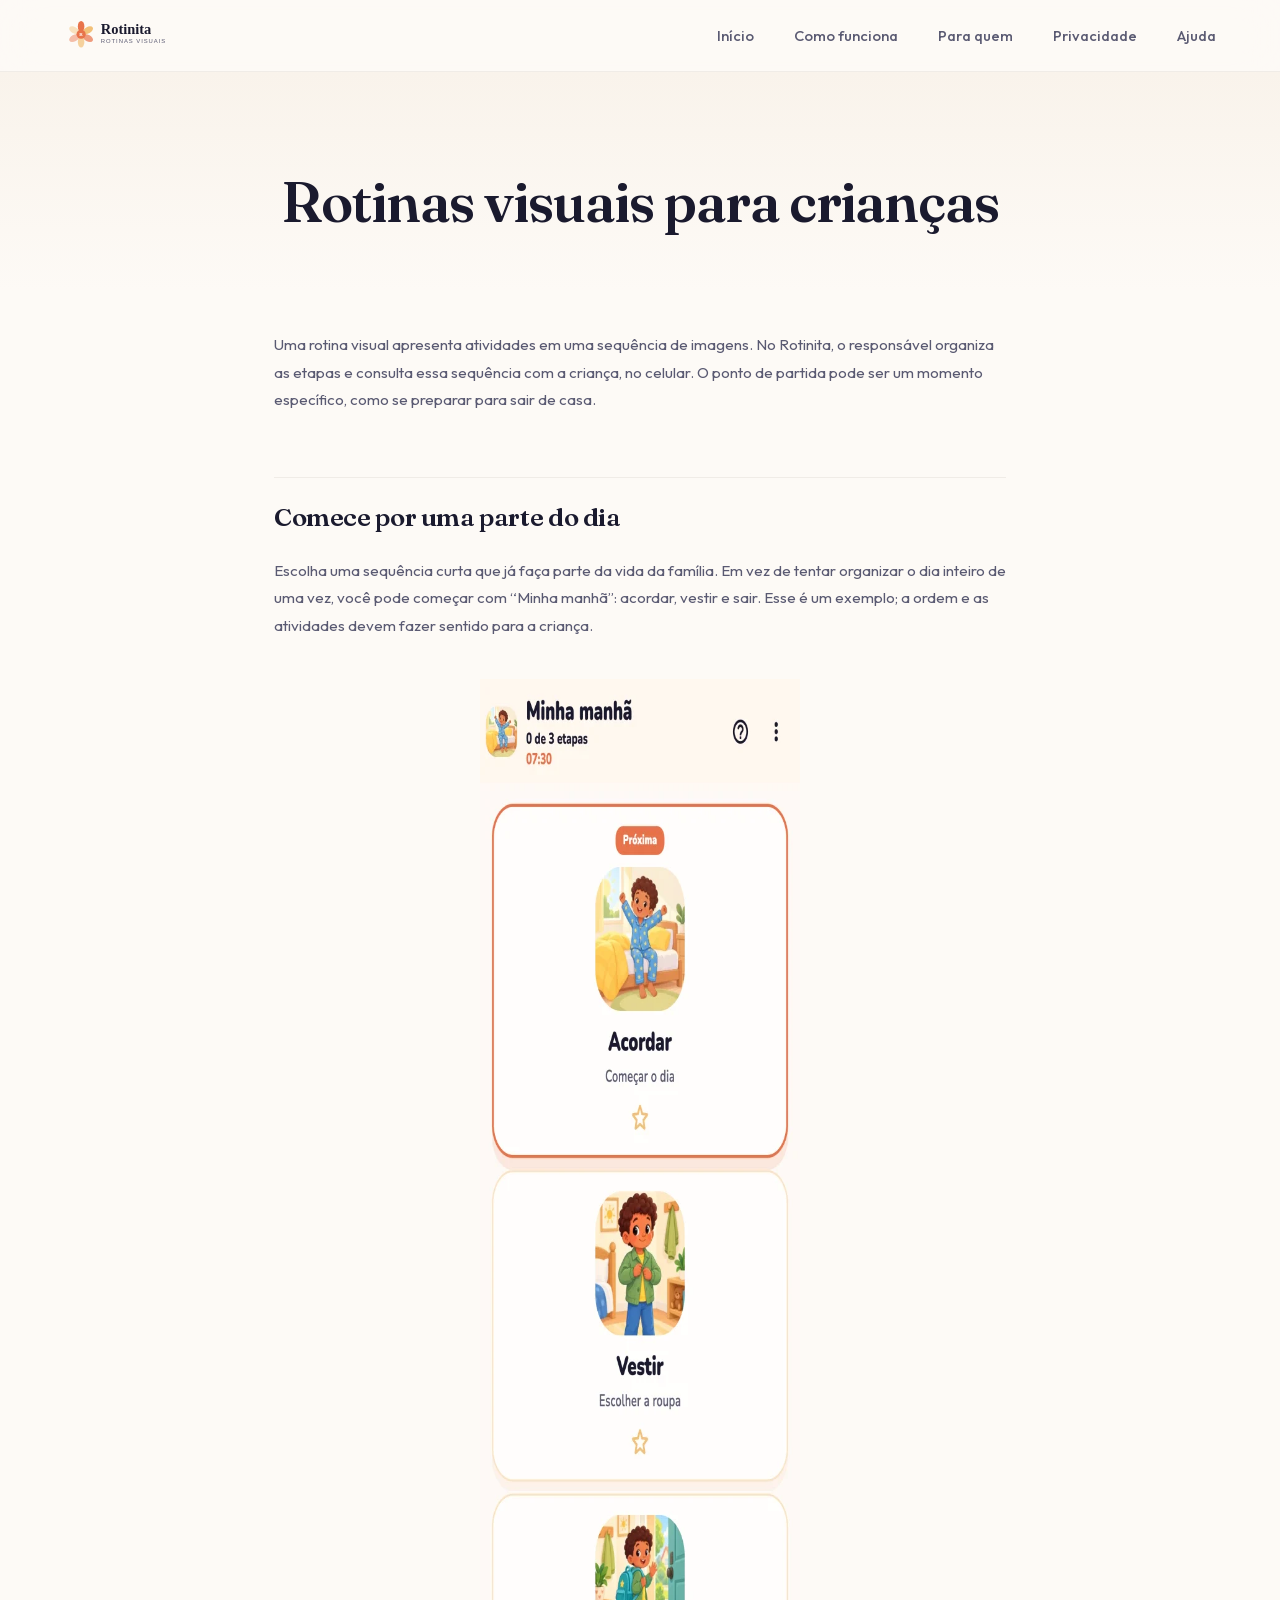
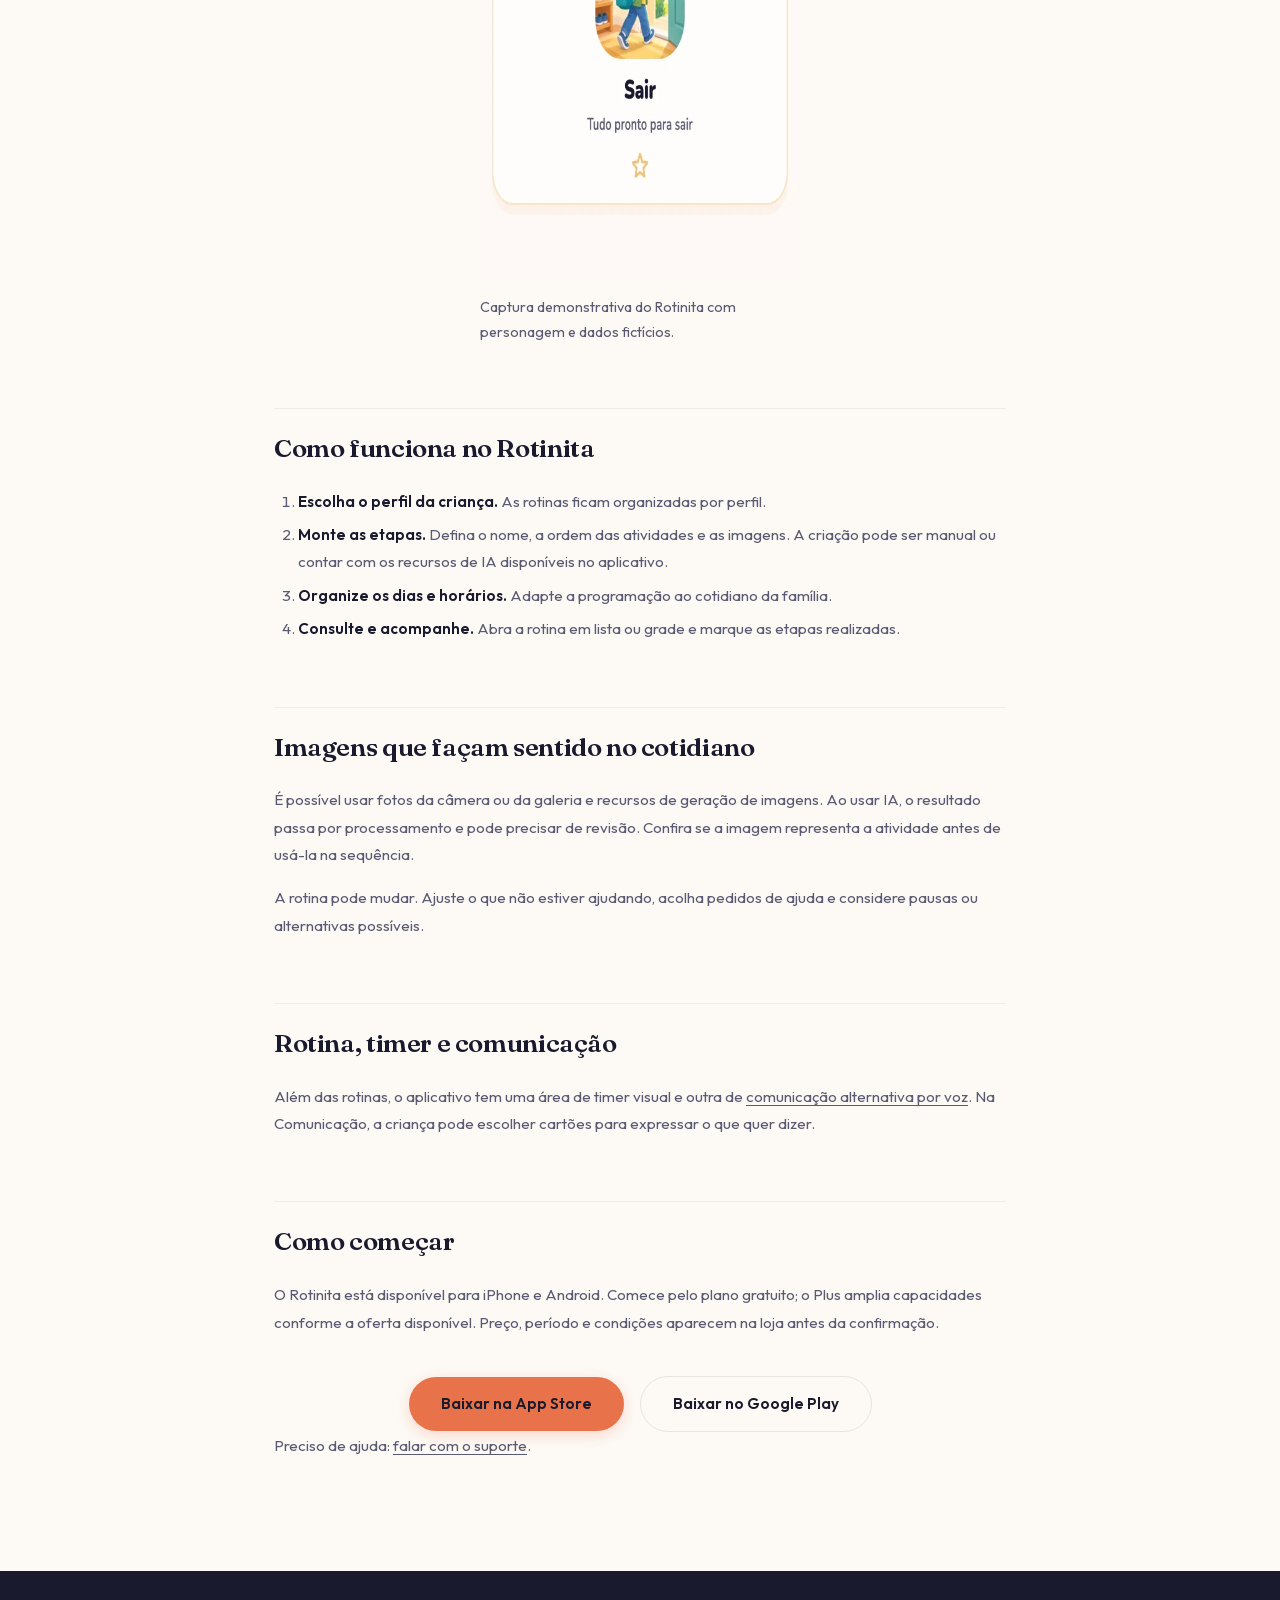
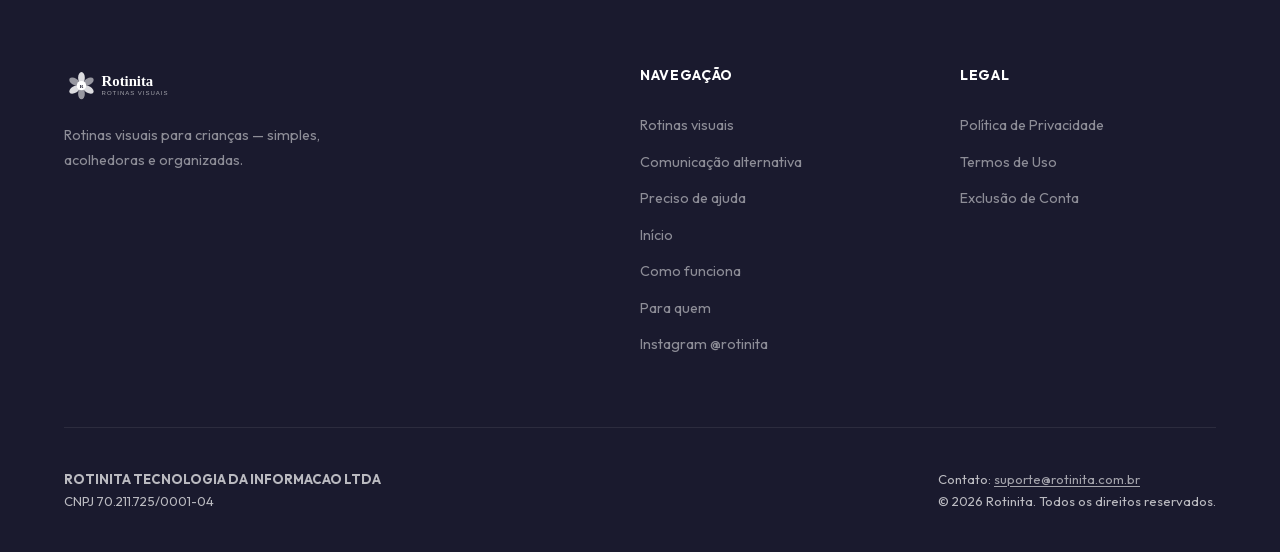
<file: rotinas-visuais.html>
<!DOCTYPE html>
<html lang="pt-BR">
<head>
  <meta charset="UTF-8">
  <meta name="viewport" content="width=device-width, initial-scale=1.0">
  <title>Rotinas visuais para crianças — Rotinita</title>
  <meta name="description" content="Organize atividades em sequências com imagens no Rotinita. Veja como criar uma rotina visual, acompanhar as etapas e adaptar o exemplo à sua família.">
  <link rel="canonical" href="https://rotinita.com.br/rotinas-visuais.html">
  <meta name="theme-color" content="#E8734A">
  <meta name="msapplication-TileColor" content="#E8734A">
  <meta name="msapplication-config" content="/browserconfig.xml">
  <meta name="robots" content="index, follow">
  <meta name="author" content="Rotinita">
  <meta name="application-name" content="Rotinita">
  <meta name="apple-itunes-app" content="app-id=6761869737">
  <meta name="apple-mobile-web-app-title" content="Rotinita">
  <meta name="apple-mobile-web-app-capable" content="yes">
  <meta name="apple-mobile-web-app-status-bar-style" content="default">
  <meta name="format-detection" content="telephone=no">
  <meta property="og:title" content="Rotinas visuais para crianças — Rotinita">
  <meta property="og:description" content="Organize atividades em sequências com imagens no Rotinita. Veja como criar uma rotina visual, acompanhar as etapas e adaptar o exemplo à sua família.">
  <meta property="og:type" content="website">
  <meta property="og:locale" content="pt_BR">
  <meta property="og:site_name" content="Rotinita">
  <meta property="og:url" content="https://rotinita.com.br/rotinas-visuais.html">
  <meta property="og:image" content="https://rotinita.com.br/og-image.png">
  <meta property="og:image:width" content="1200">
  <meta property="og:image:height" content="630">
  <meta property="og:image:alt" content="Rotinita — Rotinas visuais para crianças">
  <meta name="twitter:card" content="summary_large_image">
  <meta name="twitter:title" content="Rotinas visuais para crianças — Rotinita">
  <meta name="twitter:description" content="Organize atividades em sequências com imagens no Rotinita. Veja como criar uma rotina visual, acompanhar as etapas e adaptar o exemplo à sua família.">
  <meta name="twitter:image" content="https://rotinita.com.br/twitter-card.png">
  <meta name="twitter:image:alt" content="Rotinita — Rotinas visuais para crianças">
  <link rel="icon" type="image/svg+xml" href="/favicon.svg">
  <link rel="icon" type="image/x-icon" href="/favicon.ico">
  <link rel="icon" type="image/png" sizes="48x48" href="/favicon-48x48.png">
  <link rel="icon" type="image/png" sizes="32x32" href="/favicon-32x32.png">
  <link rel="icon" type="image/png" sizes="16x16" href="/favicon-16x16.png">
  <link rel="apple-touch-icon" sizes="180x180" href="/apple-touch-icon.png">
  <link rel="manifest" href="/site.webmanifest">
  <link rel="sitemap" type="application/xml" href="/sitemap.xml">
  <script type="application/ld+json">
{
  "@context": "https://schema.org",
  "@type": "WebPage",
  "@id": "https://rotinita.com.br/rotinas-visuais.html#webpage",
  "url": "https://rotinita.com.br/rotinas-visuais.html",
  "name": "Rotinas visuais para crianças — Rotinita",
  "description": "Organize atividades em sequências com imagens no Rotinita. Veja como criar uma rotina visual, acompanhar as etapas e adaptar o exemplo à sua família.",
  "inLanguage": "pt-BR",
  "isPartOf": {
    "@id": "https://rotinita.com.br/#website"
  },
  "about": {
    "@id": "https://rotinita.com.br/#app"
  },
  "publisher": {
    "@id": "https://rotinita.com.br/#organization"
  }
}
  </script>
  <link rel="preload" href="/assets/fonts/fraunces-v38-latin.woff2" as="font" type="font/woff2" crossorigin>
  <link rel="preload" href="/assets/fonts/outfit-v15-latin.woff2" as="font" type="font/woff2" crossorigin>
  <link rel="stylesheet" href="/css/style.css?v=20261022-2">
</head>
<body>
<header class="site-header">
    <div class="container header-inner">
      <a href="/" class="logo" aria-label="Rotinita - Página Inicial">
        <img src="logo-horizontal.svg" alt="Rotinita" class="logo-image" width="280" height="60">
      </a>
      <nav class="nav-desktop" aria-label="Navegação principal">
        <a href="/">Início</a>
        <a href="/#como-funciona">Como funciona</a>
        <a href="/#para-quem">Para quem</a>
        <a href="/#confianca">Privacidade</a>
      <a href="/ajuda.html">Ajuda</a>
      </nav>
      <button class="nav-toggle" aria-label="Abrir menu" aria-expanded="false">
        <svg viewBox="0 0 24 24" fill="none" stroke="currentColor" stroke-width="2" stroke-linecap="round"><line x1="3" y1="6" x2="21" y2="6"/><line x1="3" y1="12" x2="21" y2="12"/><line x1="3" y1="18" x2="21" y2="18"/></svg>
      </button>
    </div>
    <nav class="nav-mobile" aria-label="Navegação mobile">
      <a href="/">Início</a>
      <a href="/#como-funciona">Como funciona</a>
      <a href="/#para-quem">Para quem</a>
      <a href="/#confianca">Privacidade</a>
      <a href="/ajuda.html">Ajuda</a>
      <a href="politica-de-privacidade.html">Política de Privacidade</a>
      <a href="termos-de-uso.html">Termos de Uso</a>
      <a href="exclusao-de-conta.html">Exclusão de Conta</a>
    </nav>
  </header>
<main>
<section class="legal-hero"><div class="container container--narrow"><h1>Rotinas visuais para crianças</h1></div></section>
<article class="container container--narrow legal-content resource-content">

<p>Uma rotina visual apresenta atividades em uma sequência de imagens. No Rotinita, o responsável organiza as etapas e consulta essa sequência com a criança, no celular. O ponto de partida pode ser um momento específico, como se preparar para sair de casa.</p>
<h2>Comece por uma parte do dia</h2>
<p>Escolha uma sequência curta que já faça parte da vida da família. Em vez de tentar organizar o dia inteiro de uma vez, você pode começar com “Minha manhã”: acordar, vestir e sair. Esse é um exemplo; a ordem e as atividades devem fazer sentido para a criança.</p>
<figure><img src="/assets/images/minha-manha.webp" width="516" height="1200" loading="lazy" decoding="async" alt="Rotina demonstrativa Minha manhã com as etapas Acordar, Vestir e Sair."><figcaption>Captura demonstrativa do Rotinita com personagem e dados fictícios.</figcaption></figure>
<h2>Como funciona no Rotinita</h2>
<ol><li><strong>Escolha o perfil da criança.</strong> As rotinas ficam organizadas por perfil.</li><li><strong>Monte as etapas.</strong> Defina o nome, a ordem das atividades e as imagens. A criação pode ser manual ou contar com os recursos de IA disponíveis no aplicativo.</li><li><strong>Organize os dias e horários.</strong> Adapte a programação ao cotidiano da família.</li><li><strong>Consulte e acompanhe.</strong> Abra a rotina em lista ou grade e marque as etapas realizadas.</li></ol>
<h2>Imagens que façam sentido no cotidiano</h2>
<p>É possível usar fotos da câmera ou da galeria e recursos de geração de imagens. Ao usar IA, o resultado passa por processamento e pode precisar de revisão. Confira se a imagem representa a atividade antes de usá-la na sequência.</p>
<p>A rotina pode mudar. Ajuste o que não estiver ajudando, acolha pedidos de ajuda e considere pausas ou alternativas possíveis.</p>
<h2>Rotina, timer e comunicação</h2>
<p>Além das rotinas, o aplicativo tem uma área de timer visual e outra de <a href="/comunicacao-alternativa.html">comunicação alternativa por voz</a>. Na Comunicação, a criança pode escolher cartões para expressar o que quer dizer.</p>
<h2>Como começar</h2>
<p>O Rotinita está disponível para iPhone e Android. Comece pelo plano gratuito; o Plus amplia capacidades conforme a oferta disponível. Preço, período e condições aparecem na loja antes da confirmação.</p>
<div class="hero-actions"><a href="https://apps.apple.com/br/app/rotinita/id6761869737" class="btn btn-primary">Baixar na App Store</a><a href="https://play.google.com/store/apps/details?id=br.com.rotinita&amp;hl=pt_BR" class="btn btn-secondary">Baixar no Google Play</a></div>
<p>Preciso de ajuda: <a href="mailto:suporte@rotinita.com.br">falar com o suporte</a>.</p>
</article></main>
<footer class="site-footer">
    <div class="container">
      <div class="footer-grid">
        <div class="footer-brand">
          <a href="/" class="logo" aria-label="Rotinita - Página Inicial">
            <img src="logo-horizontal-branco.svg" alt="Rotinita" class="logo-image logo-image--footer" width="280" height="60">
          </a>
          <p>Rotinas visuais para crianças — simples, acolhedoras e organizadas.</p>
        </div>

        <div class="footer-col">
          <h2>Navegação</h2>
          <a href="/rotinas-visuais.html">Rotinas visuais</a>
          <a href="/comunicacao-alternativa.html">Comunicação alternativa</a>
          <a href="/ajuda.html">Preciso de ajuda</a>
          <a href="/">Início</a>
          <a href="/#como-funciona">Como funciona</a>
          <a href="/#para-quem">Para quem</a>
          <a href="https://www.instagram.com/rotinita/" rel="me">Instagram @rotinita</a>
        </div>

        <div class="footer-col">
          <h2>Legal</h2>
          <a href="politica-de-privacidade.html">Política de Privacidade</a>
          <a href="termos-de-uso.html">Termos de Uso</a>
          <a href="exclusao-de-conta.html">Exclusão de Conta</a>
        </div>
      </div>

      <div class="footer-bottom">
        <p>
          <strong>ROTINITA TECNOLOGIA DA INFORMACAO LTDA</strong><br>
          CNPJ 70.211.725/0001-04
        </p>
        <p>
          Contato: <a href="mailto:suporte@rotinita.com.br">suporte@rotinita.com.br</a><br>
          &copy; 2026 Rotinita. Todos os direitos reservados.
        </p>
      </div>
    </div>
  </footer>
<script src="/js/main.js?v=20261022" defer></script>
</body>
</html>
</file>
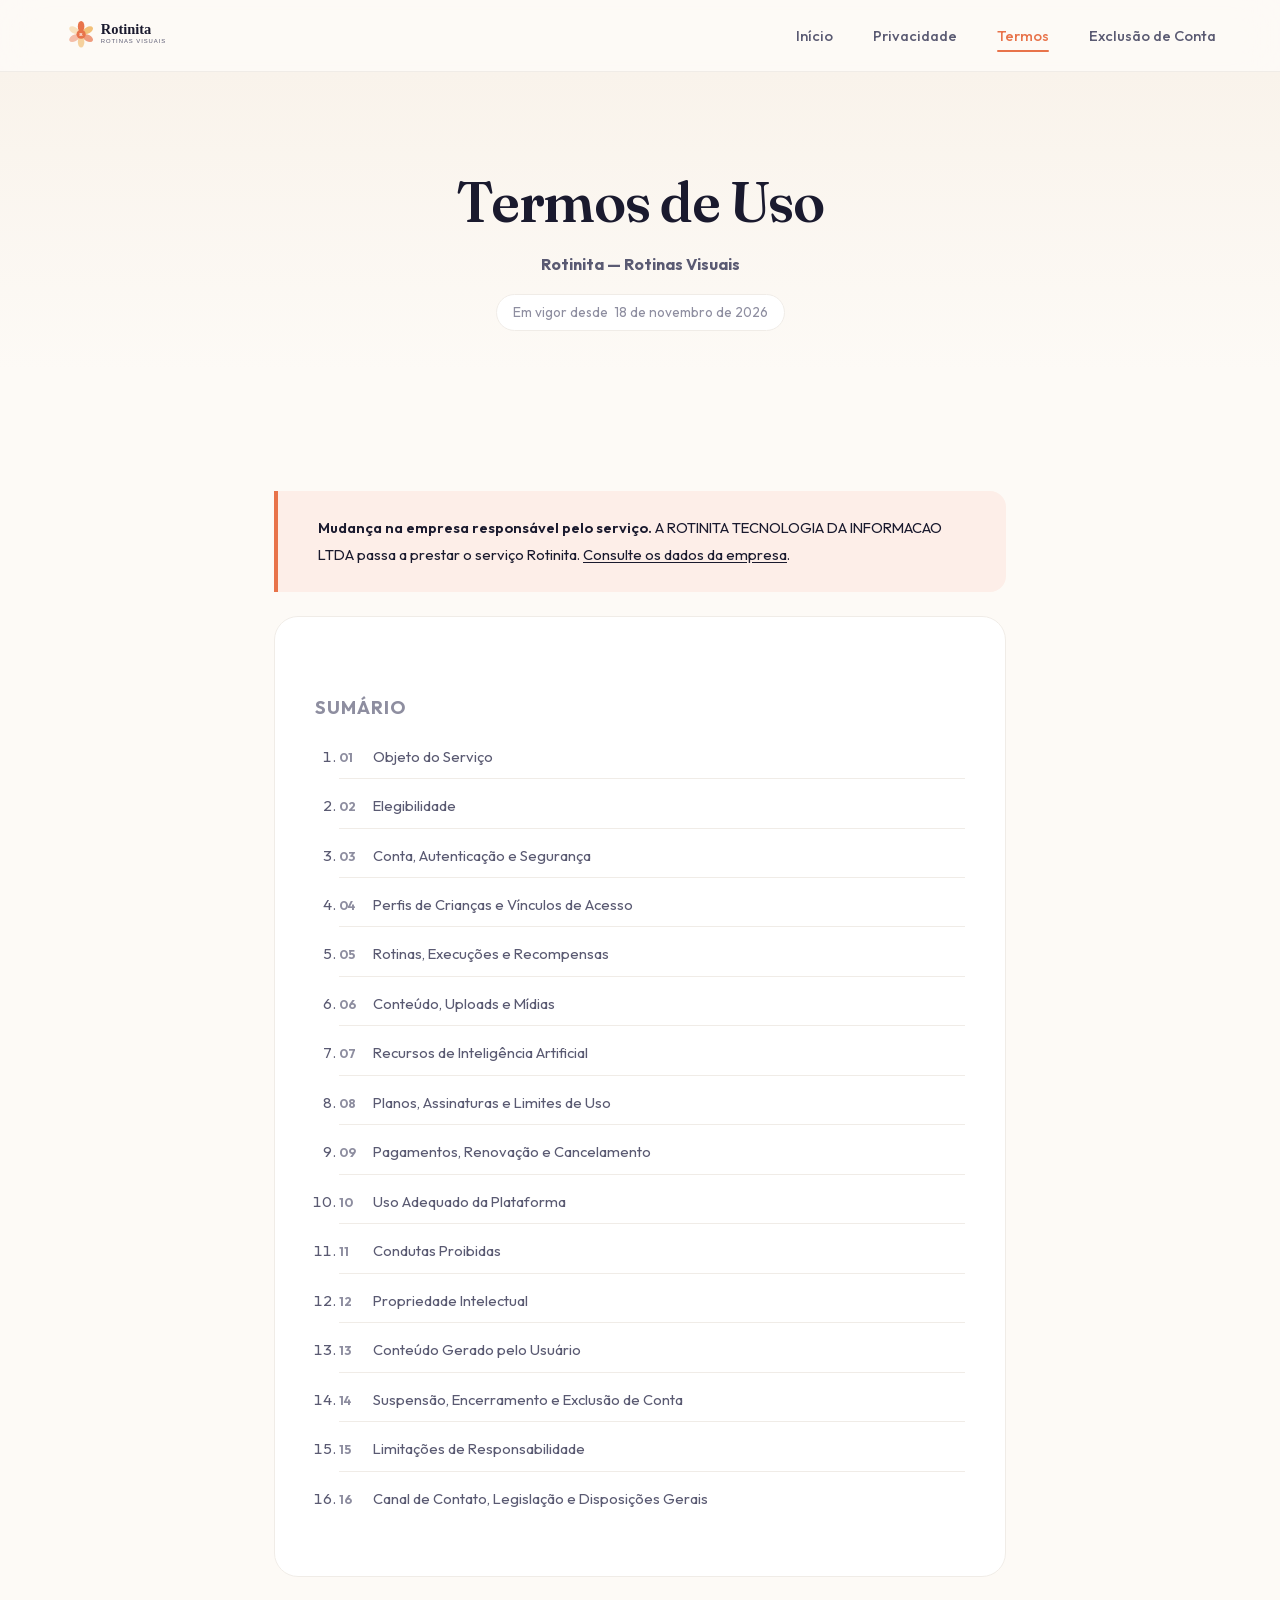
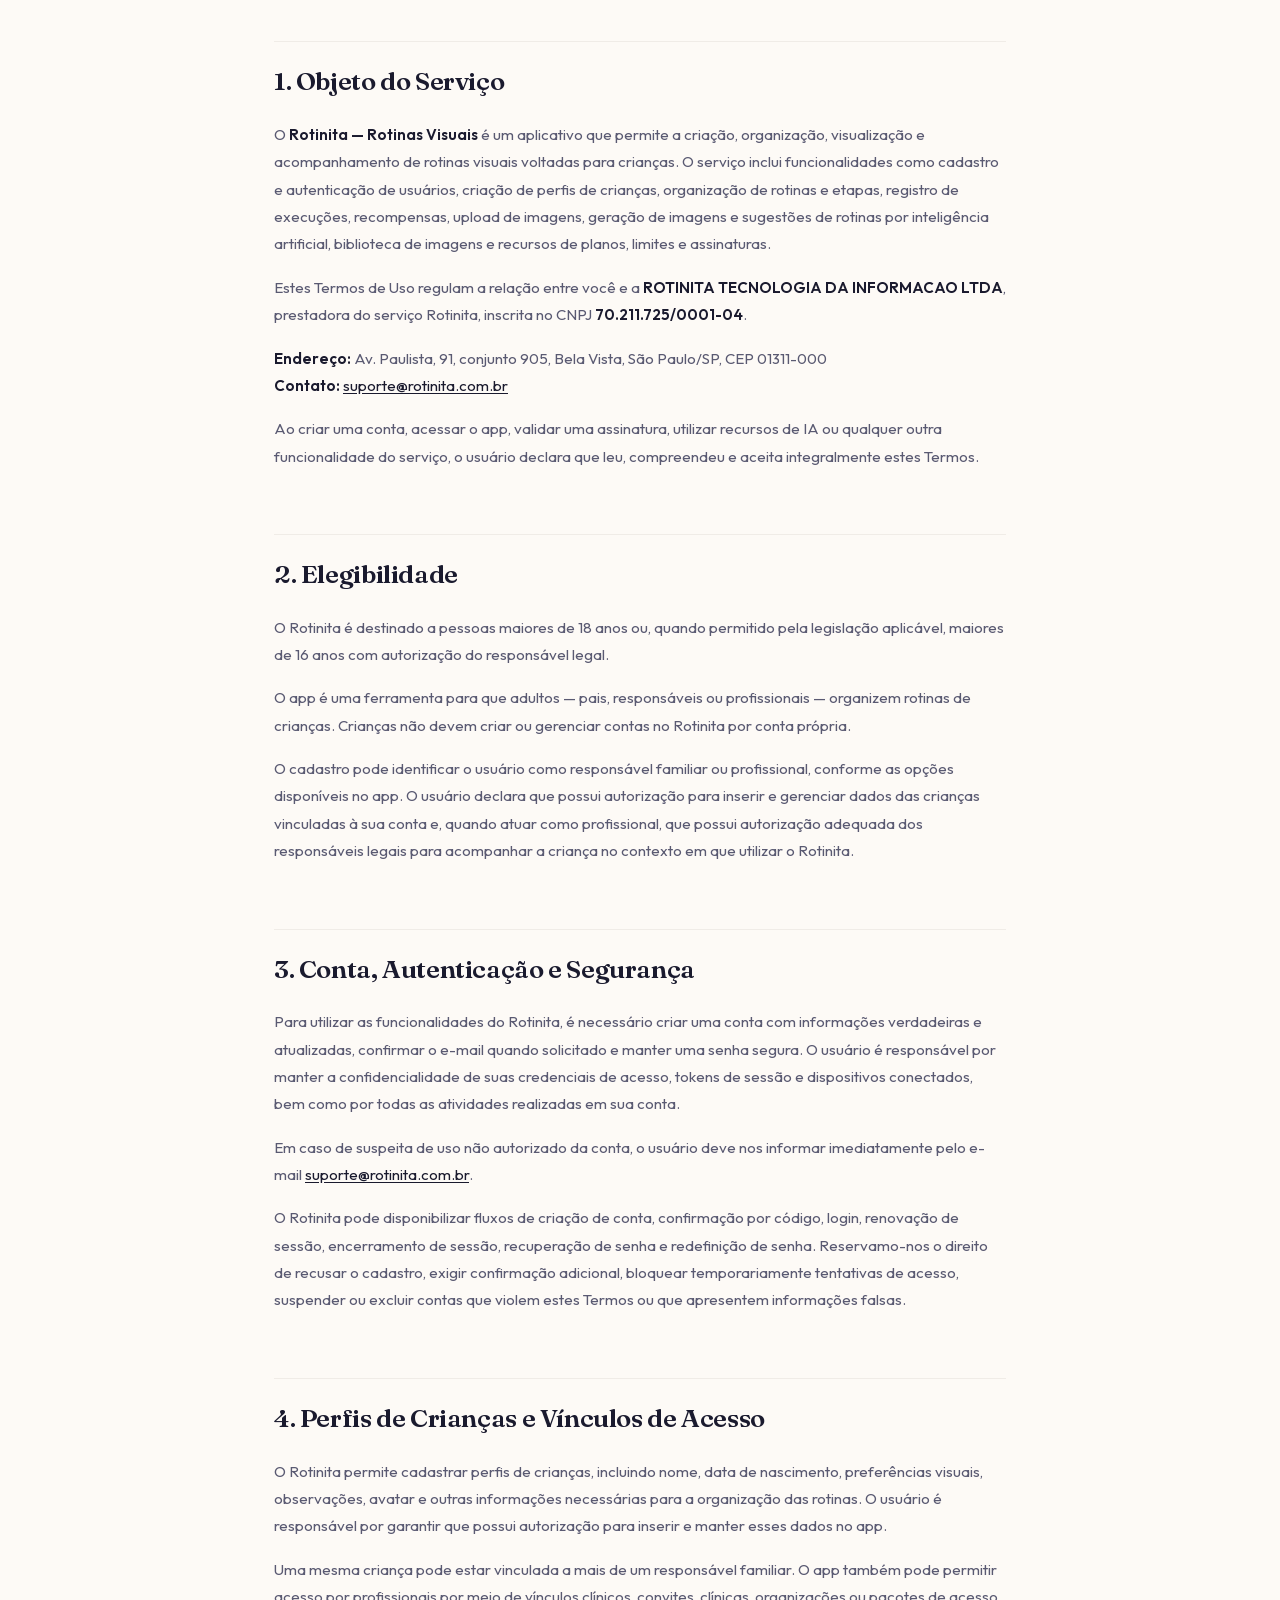
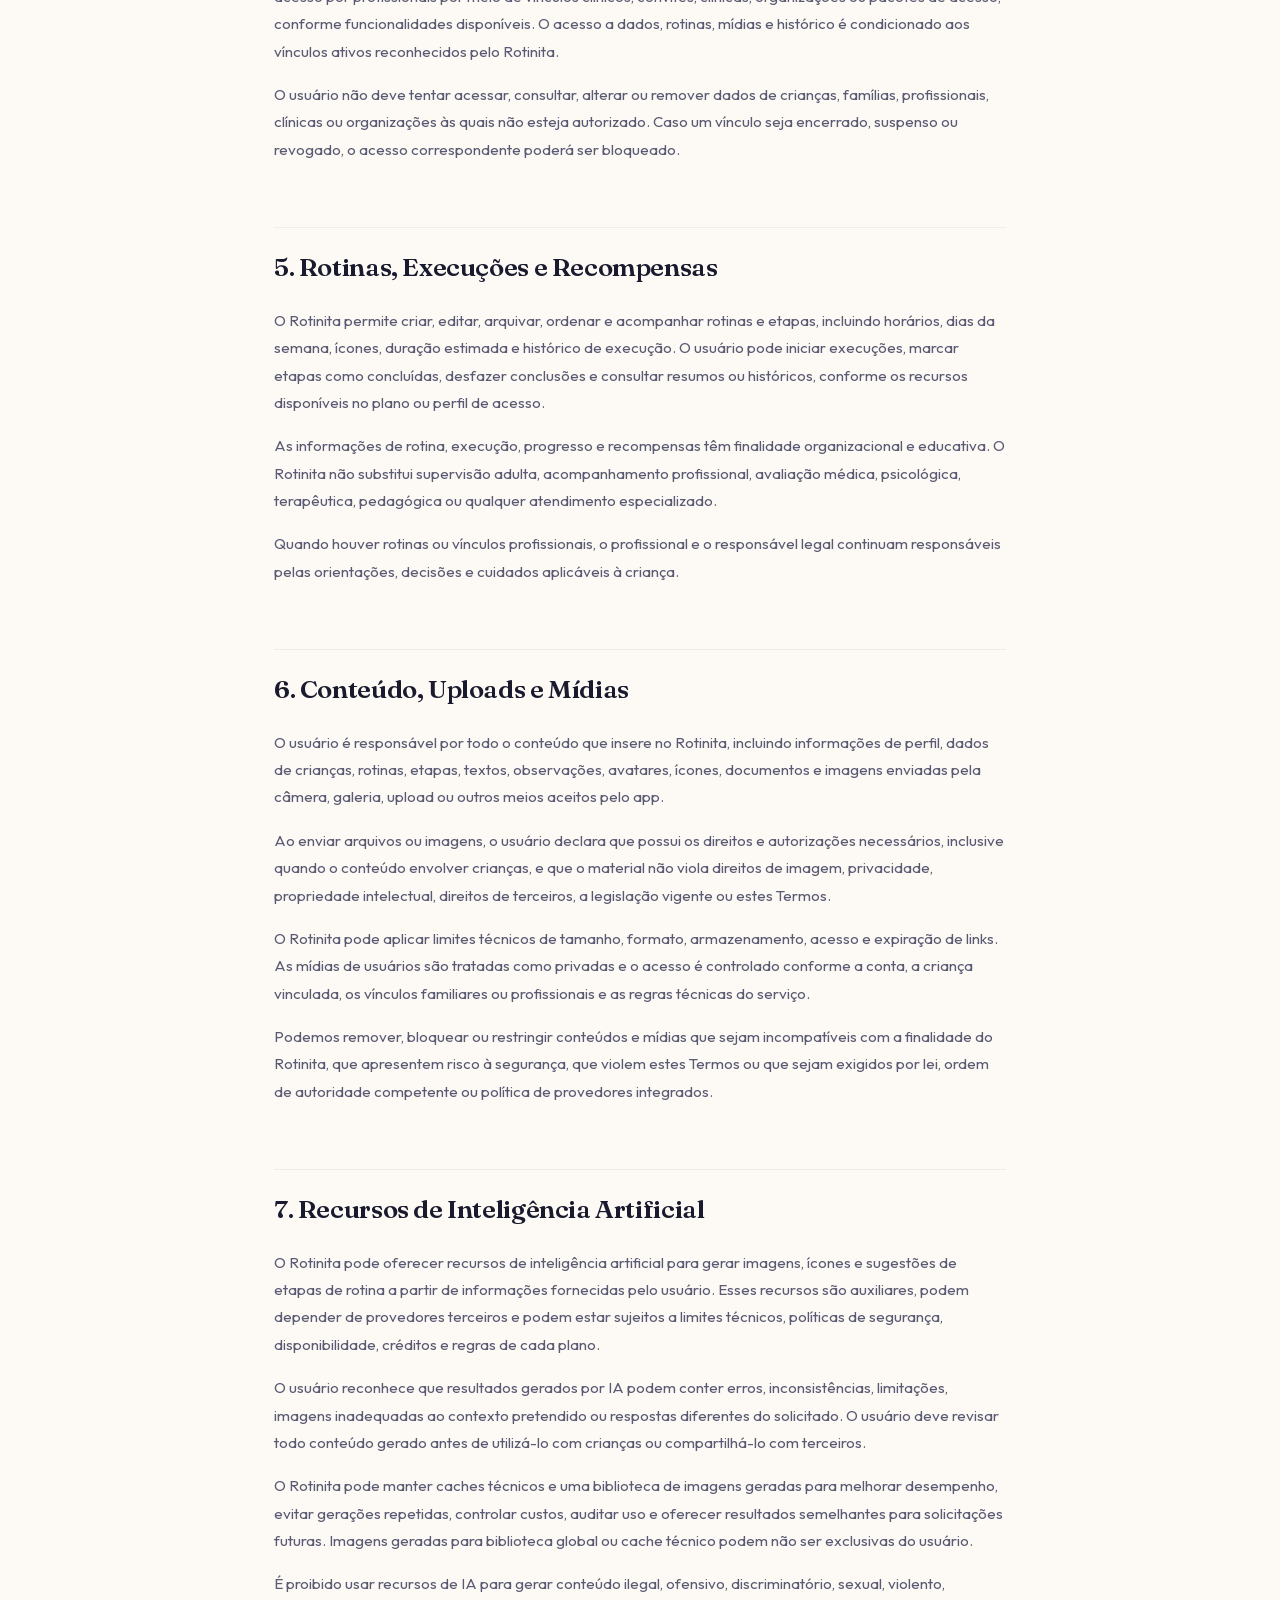
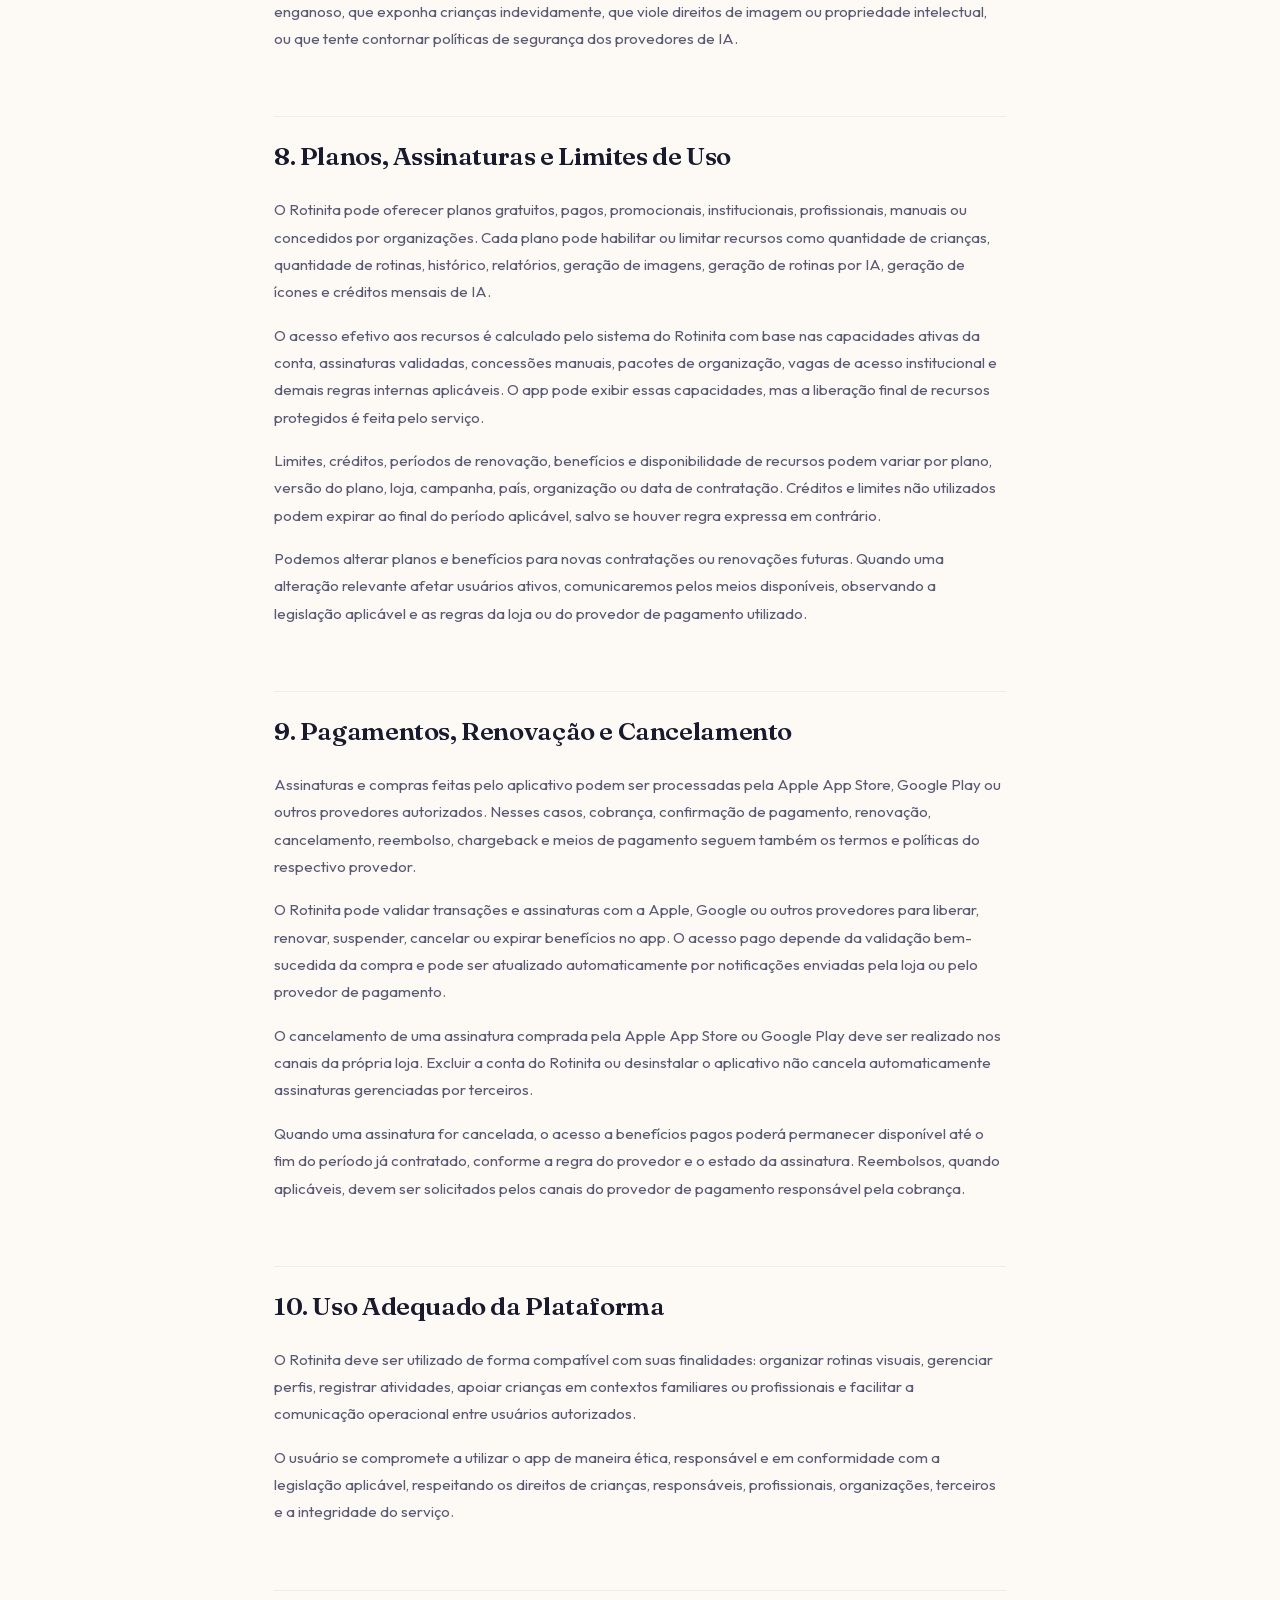
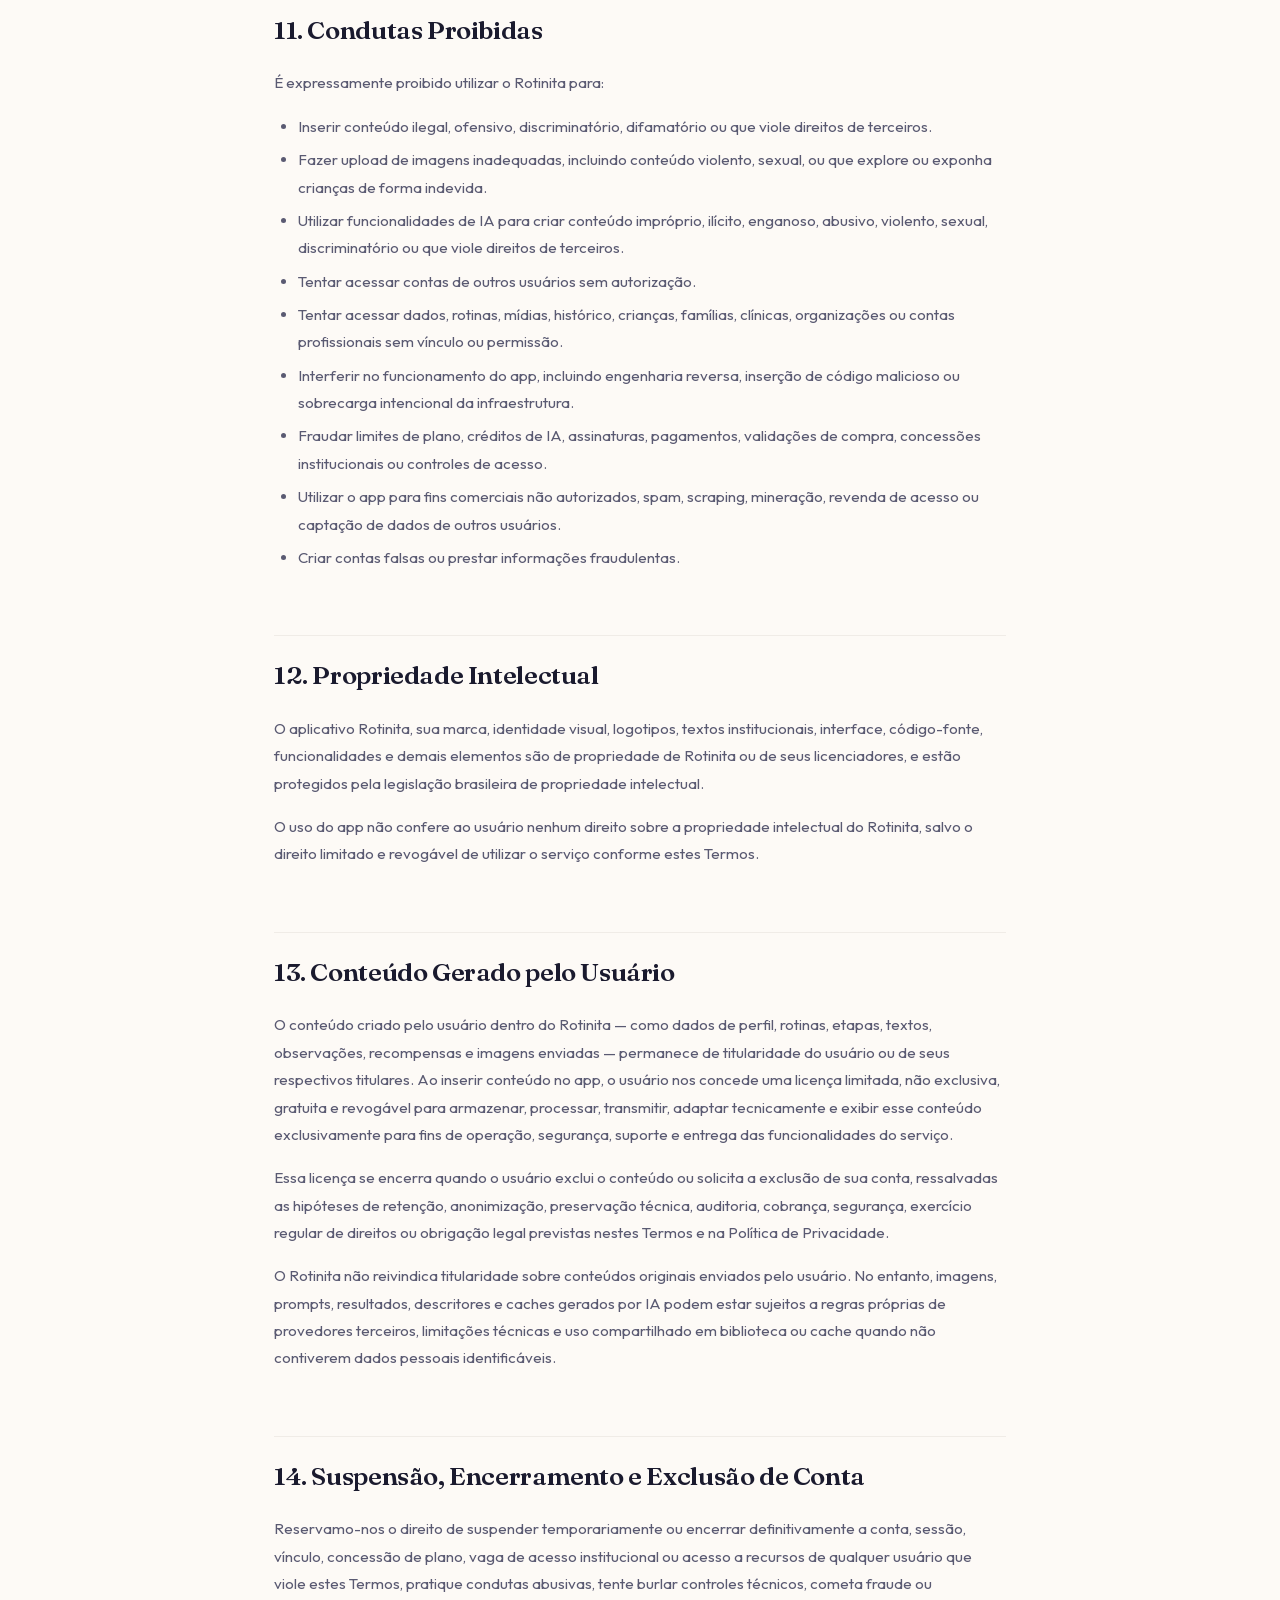
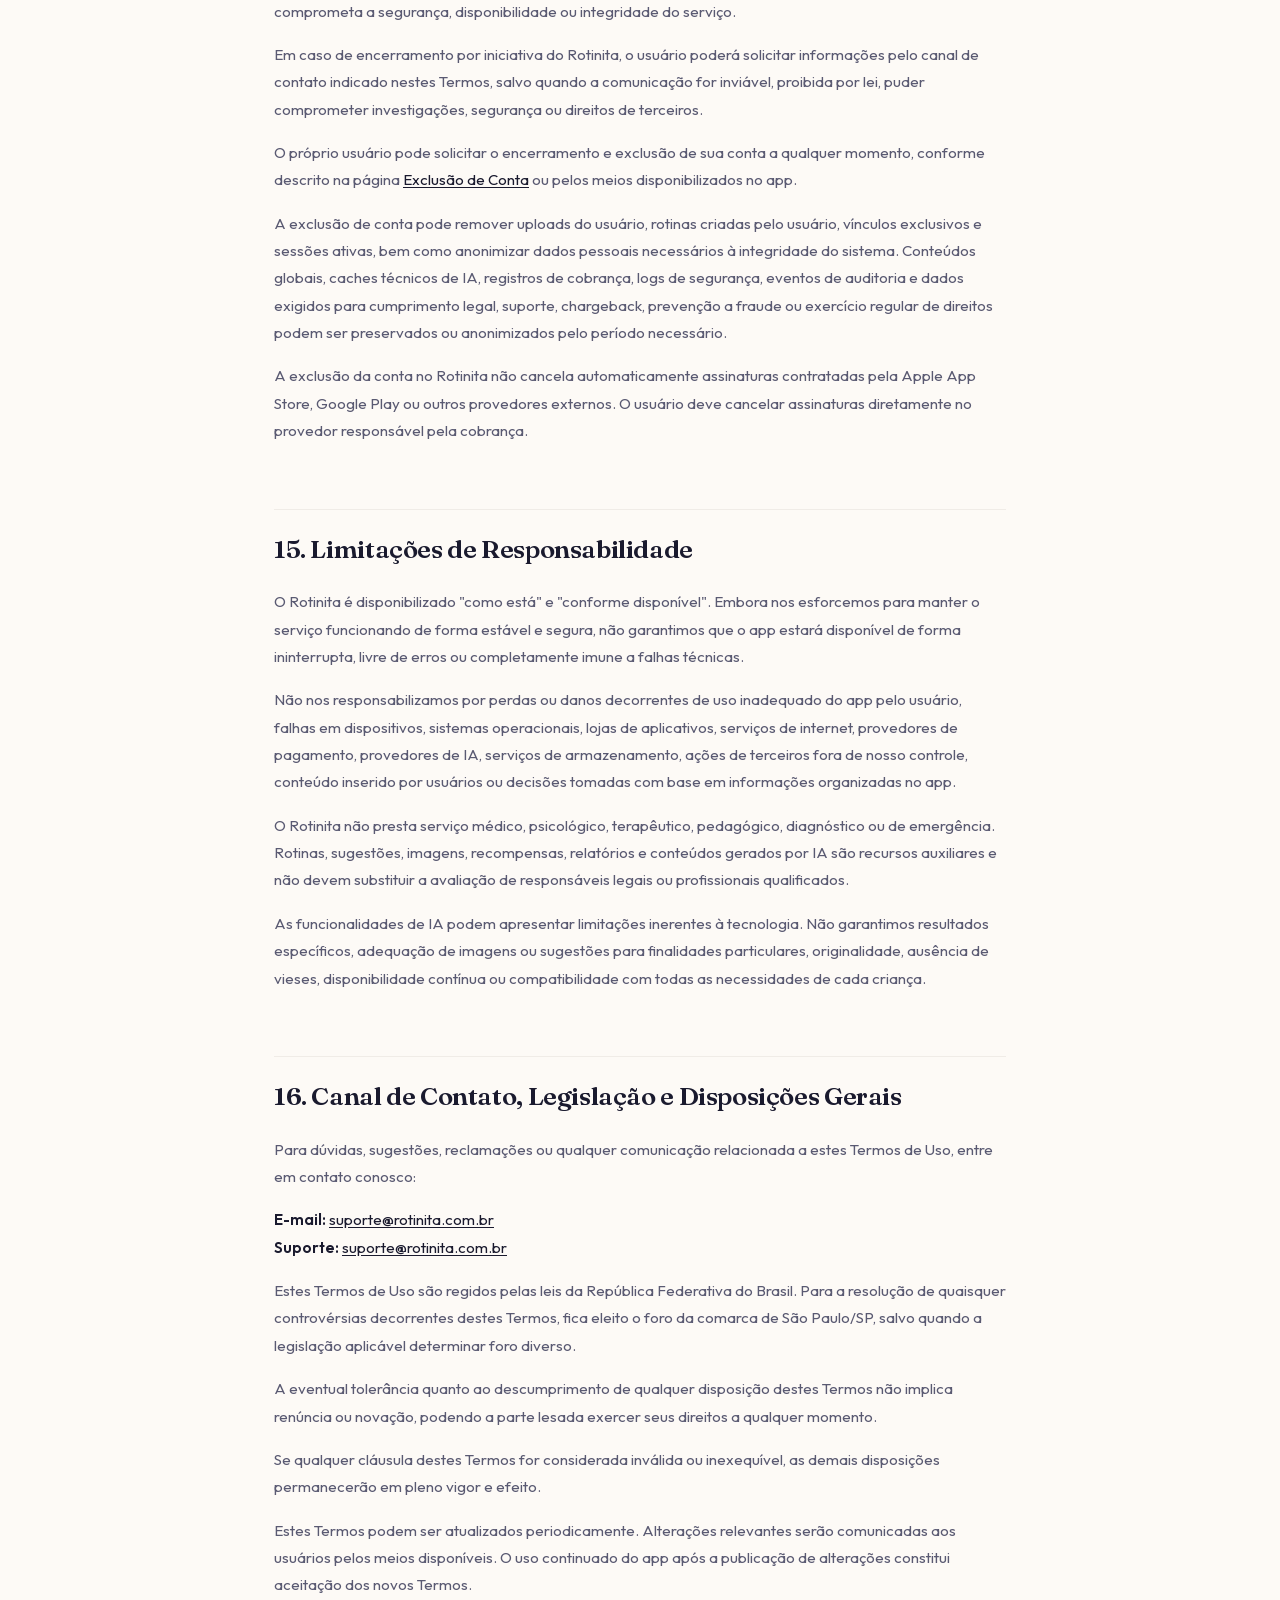
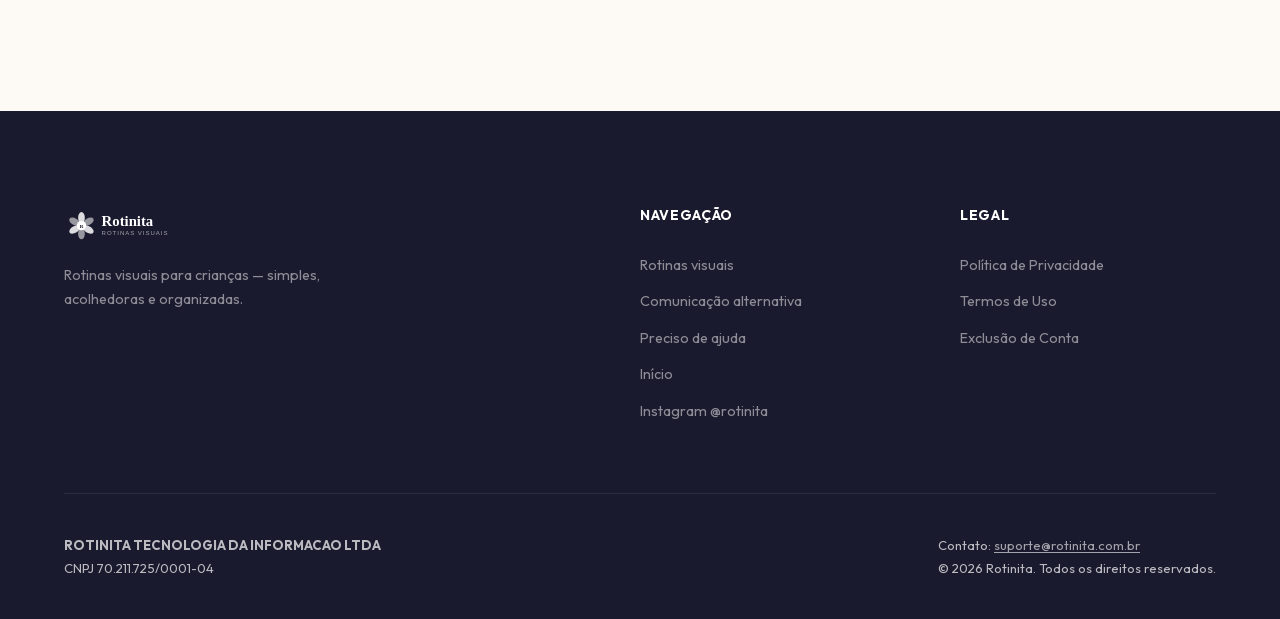
<file: termos-de-uso.html>
<!DOCTYPE html>
<html lang="pt-BR">
<head>
  <meta charset="UTF-8">
  <meta name="viewport" content="width=device-width, initial-scale=1.0">
  <title>Termos de Uso — Rotinita</title>
  <meta name="description" content="Termos de Uso do aplicativo Rotinita - Rotinas Visuais. Condições de utilização do serviço.">
  <link rel="canonical" href="https://rotinita.com.br/termos-de-uso.html">
  <meta name="theme-color" content="#E8734A">
  <meta name="msapplication-TileColor" content="#E8734A">
  <meta name="msapplication-config" content="/browserconfig.xml">
  <meta name="robots" content="index, follow">
  <meta name="author" content="Rotinita">
  <meta name="application-name" content="Rotinita">
  <meta name="apple-mobile-web-app-title" content="Rotinita">
  <meta name="apple-mobile-web-app-capable" content="yes">
  <meta name="apple-mobile-web-app-status-bar-style" content="default">
  <meta name="format-detection" content="telephone=no">
  <meta property="og:type" content="website">
  <meta property="og:locale" content="pt_BR">
  <meta property="og:site_name" content="Rotinita">
  <meta property="og:title" content="Termos de Uso — Rotinita">
  <meta property="og:description" content="Termos de Uso do aplicativo Rotinita - Rotinas Visuais. Condições de utilização do serviço.">
  <meta property="og:url" content="https://rotinita.com.br/termos-de-uso.html">
  <meta property="og:image" content="https://rotinita.com.br/og-image.png">
  <meta property="og:image:width" content="1200">
  <meta property="og:image:height" content="630">
  <meta property="og:image:alt" content="Rotinita — Rotinas visuais para crianças">
  <meta name="twitter:card" content="summary_large_image">
  <meta name="twitter:title" content="Termos de Uso — Rotinita">
  <meta name="twitter:description" content="Termos de Uso do aplicativo Rotinita - Rotinas Visuais. Condições de utilização do serviço.">
  <meta name="twitter:image" content="https://rotinita.com.br/twitter-card.png">
  <meta name="twitter:image:alt" content="Rotinita — Rotinas visuais para crianças">
  <link rel="icon" type="image/svg+xml" href="/favicon.svg">
  <link rel="icon" type="image/x-icon" href="/favicon.ico">
  <link rel="icon" type="image/png" sizes="48x48" href="/favicon-48x48.png">
  <link rel="icon" type="image/png" sizes="32x32" href="/favicon-32x32.png">
  <link rel="icon" type="image/png" sizes="16x16" href="/favicon-16x16.png">
  <link rel="apple-touch-icon" sizes="180x180" href="/apple-touch-icon.png">
  <link rel="manifest" href="/site.webmanifest">
  <link rel="sitemap" type="application/xml" href="/sitemap.xml">
  <script type="application/ld+json">
    {
      "@context": "https://schema.org",
      "@type": "WebPage",
      "name": "Termos de Uso — Rotinita",
      "description": "Termos de Uso do aplicativo Rotinita - Rotinas Visuais. Condições de utilização do serviço.",
      "url": "https://rotinita.com.br/termos-de-uso.html",
      "inLanguage": "pt-BR",
      "isPartOf": {
        "@type": "WebSite",
        "name": "Rotinita",
        "url": "https://rotinita.com.br/"
      }
    }
  </script>
  <link rel="preload" href="/assets/fonts/fraunces-v38-latin.woff2" as="font" type="font/woff2" crossorigin>
  <link rel="preload" href="/assets/fonts/outfit-v15-latin.woff2" as="font" type="font/woff2" crossorigin>
  <link rel="stylesheet" href="/css/style.css?v=20261022-2">
</head>
<body>

  <!-- Header -->
  <header class="site-header">
    <div class="container header-inner">
      <a href="/" class="logo" aria-label="Rotinita - Página Inicial">
        <img src="logo-horizontal.svg" alt="Rotinita" class="logo-image" width="280" height="60">
      </a>
      <nav class="nav-desktop" aria-label="Navegação principal">
        <a href="/">Início</a>
        <a href="politica-de-privacidade.html">Privacidade</a>
        <a href="termos-de-uso.html" class="active">Termos</a>
        <a href="exclusao-de-conta.html">Exclusão de Conta</a>
      </nav>
      <button class="nav-toggle" aria-label="Abrir menu" aria-expanded="false">
        <svg viewBox="0 0 24 24" fill="none" stroke="currentColor" stroke-width="2" stroke-linecap="round"><line x1="3" y1="6" x2="21" y2="6"/><line x1="3" y1="12" x2="21" y2="12"/><line x1="3" y1="18" x2="21" y2="18"/></svg>
      </button>
    </div>
    <nav class="nav-mobile" aria-label="Navegação mobile">
      <a href="/">Início</a>
      <a href="politica-de-privacidade.html">Política de Privacidade</a>
      <a href="termos-de-uso.html">Termos de Uso</a>
      <a href="exclusao-de-conta.html">Exclusão de Conta</a>
    </nav>
  </header>

  <main>
    <!-- Hero -->
    <section class="legal-hero">
      <div class="container container--narrow">
        <h1 class="fade-up">Termos de Uso</h1>
        <p class="fade-up stagger-1"><strong>Rotinita — Rotinas Visuais</strong></p>
        <div class="legal-updated fade-up stagger-2">
          Em vigor desde <time datetime="2026-11-18">18 de novembro de 2026</time>
        </div>
      </div>
    </section>

    <!-- Content -->
    <section class="legal-content">
      <div class="container container--narrow">

        <div class="legal-callout">
          <p>
            <strong>Mudança na empresa responsável pelo serviço.</strong>
            A ROTINITA TECNOLOGIA DA INFORMACAO LTDA passa a prestar o serviço Rotinita.
            <a href="#tu-1" class="text-link">Consulte os dados da empresa</a>.
          </p>
        </div>

        <!-- Sumário -->
        <nav class="legal-toc fade-up" aria-label="Sumário">
          <h3>Sumário</h3>
          <ol>
            <li><a href="#tu-1">Objeto do Serviço</a></li>
            <li><a href="#tu-2">Elegibilidade</a></li>
            <li><a href="#tu-3">Conta, Autenticação e Segurança</a></li>
            <li><a href="#tu-4">Perfis de Crianças e Vínculos de Acesso</a></li>
            <li><a href="#tu-5">Rotinas, Execuções e Recompensas</a></li>
            <li><a href="#tu-6">Conteúdo, Uploads e Mídias</a></li>
            <li><a href="#tu-7">Recursos de Inteligência Artificial</a></li>
            <li><a href="#tu-8">Planos, Assinaturas e Limites de Uso</a></li>
            <li><a href="#tu-9">Pagamentos, Renovação e Cancelamento</a></li>
            <li><a href="#tu-10">Uso Adequado da Plataforma</a></li>
            <li><a href="#tu-11">Condutas Proibidas</a></li>
            <li><a href="#tu-12">Propriedade Intelectual</a></li>
            <li><a href="#tu-13">Conteúdo Gerado pelo Usuário</a></li>
            <li><a href="#tu-14">Suspensão, Encerramento e Exclusão de Conta</a></li>
            <li><a href="#tu-15">Limitações de Responsabilidade</a></li>
            <li><a href="#tu-16">Canal de Contato, Legislação e Disposições Gerais</a></li>
          </ol>
        </nav>

        <!-- 1 -->
        <h2 id="tu-1">1. Objeto do Serviço</h2>
        <p>
          O <strong>Rotinita — Rotinas Visuais</strong> é um aplicativo que permite a criação, organização, visualização e acompanhamento de rotinas visuais voltadas para crianças. O serviço inclui funcionalidades como cadastro e autenticação de usuários, criação de perfis de crianças, organização de rotinas e etapas, registro de execuções, recompensas, upload de imagens, geração de imagens e sugestões de rotinas por inteligência artificial, biblioteca de imagens e recursos de planos, limites e assinaturas.
        </p>
        <p>
          Estes Termos de Uso regulam a relação entre você e a <strong>ROTINITA TECNOLOGIA DA INFORMACAO LTDA</strong>, prestadora do serviço Rotinita, inscrita no CNPJ <strong>70.211.725/0001-04</strong>.
        </p>
        <p>
          <strong>Endereço:</strong> Av. Paulista, 91, conjunto 905, Bela Vista, São Paulo/SP, CEP 01311-000<br>
          <strong>Contato:</strong> <a href="mailto:suporte@rotinita.com.br" class="text-link">suporte@rotinita.com.br</a>
        </p>
        <p>
          Ao criar uma conta, acessar o app, validar uma assinatura, utilizar recursos de IA ou qualquer outra funcionalidade do serviço, o usuário declara que leu, compreendeu e aceita integralmente estes Termos.
        </p>

        <!-- 2 -->
        <h2 id="tu-2">2. Elegibilidade</h2>
        <p>
          O Rotinita é destinado a pessoas maiores de 18 anos ou, quando permitido pela legislação aplicável, maiores de 16 anos com autorização do responsável legal.
        </p>
        <p>
          O app é uma ferramenta para que adultos — pais, responsáveis ou profissionais — organizem rotinas de crianças. Crianças não devem criar ou gerenciar contas no Rotinita por conta própria.
        </p>
        <p>
          O cadastro pode identificar o usuário como responsável familiar ou profissional, conforme as opções disponíveis no app. O usuário declara que possui autorização para inserir e gerenciar dados das crianças vinculadas à sua conta e, quando atuar como profissional, que possui autorização adequada dos responsáveis legais para acompanhar a criança no contexto em que utilizar o Rotinita.
        </p>

        <!-- 3 -->
        <h2 id="tu-3">3. Conta, Autenticação e Segurança</h2>
        <p>
          Para utilizar as funcionalidades do Rotinita, é necessário criar uma conta com informações verdadeiras e atualizadas, confirmar o e-mail quando solicitado e manter uma senha segura. O usuário é responsável por manter a confidencialidade de suas credenciais de acesso, tokens de sessão e dispositivos conectados, bem como por todas as atividades realizadas em sua conta.
        </p>
        <p>
          Em caso de suspeita de uso não autorizado da conta, o usuário deve nos informar imediatamente pelo e-mail <a href="mailto:suporte@rotinita.com.br" class="text-link">suporte@rotinita.com.br</a>.
        </p>
        <p>
          O Rotinita pode disponibilizar fluxos de criação de conta, confirmação por código, login, renovação de sessão, encerramento de sessão, recuperação de senha e redefinição de senha. Reservamo-nos o direito de recusar o cadastro, exigir confirmação adicional, bloquear temporariamente tentativas de acesso, suspender ou excluir contas que violem estes Termos ou que apresentem informações falsas.
        </p>

        <!-- 4 -->
        <h2 id="tu-4">4. Perfis de Crianças e Vínculos de Acesso</h2>
        <p>
          O Rotinita permite cadastrar perfis de crianças, incluindo nome, data de nascimento, preferências visuais, observações, avatar e outras informações necessárias para a organização das rotinas. O usuário é responsável por garantir que possui autorização para inserir e manter esses dados no app.
        </p>
        <p>
          Uma mesma criança pode estar vinculada a mais de um responsável familiar. O app também pode permitir acesso por profissionais por meio de vínculos clínicos, convites, clínicas, organizações ou pacotes de acesso, conforme funcionalidades disponíveis. O acesso a dados, rotinas, mídias e histórico é condicionado aos vínculos ativos reconhecidos pelo Rotinita.
        </p>
        <p>
          O usuário não deve tentar acessar, consultar, alterar ou remover dados de crianças, famílias, profissionais, clínicas ou organizações às quais não esteja autorizado. Caso um vínculo seja encerrado, suspenso ou revogado, o acesso correspondente poderá ser bloqueado.
        </p>

        <!-- 5 -->
        <h2 id="tu-5">5. Rotinas, Execuções e Recompensas</h2>
        <p>
          O Rotinita permite criar, editar, arquivar, ordenar e acompanhar rotinas e etapas, incluindo horários, dias da semana, ícones, duração estimada e histórico de execução. O usuário pode iniciar execuções, marcar etapas como concluídas, desfazer conclusões e consultar resumos ou históricos, conforme os recursos disponíveis no plano ou perfil de acesso.
        </p>
        <p>
          As informações de rotina, execução, progresso e recompensas têm finalidade organizacional e educativa. O Rotinita não substitui supervisão adulta, acompanhamento profissional, avaliação médica, psicológica, terapêutica, pedagógica ou qualquer atendimento especializado.
        </p>
        <p>
          Quando houver rotinas ou vínculos profissionais, o profissional e o responsável legal continuam responsáveis pelas orientações, decisões e cuidados aplicáveis à criança.
        </p>

        <!-- 6 -->
        <h2 id="tu-6">6. Conteúdo, Uploads e Mídias</h2>
        <p>
          O usuário é responsável por todo o conteúdo que insere no Rotinita, incluindo informações de perfil, dados de crianças, rotinas, etapas, textos, observações, avatares, ícones, documentos e imagens enviadas pela câmera, galeria, upload ou outros meios aceitos pelo app.
        </p>
        <p>
          Ao enviar arquivos ou imagens, o usuário declara que possui os direitos e autorizações necessários, inclusive quando o conteúdo envolver crianças, e que o material não viola direitos de imagem, privacidade, propriedade intelectual, direitos de terceiros, a legislação vigente ou estes Termos.
        </p>
        <p>
          O Rotinita pode aplicar limites técnicos de tamanho, formato, armazenamento, acesso e expiração de links. As mídias de usuários são tratadas como privadas e o acesso é controlado conforme a conta, a criança vinculada, os vínculos familiares ou profissionais e as regras técnicas do serviço.
        </p>
        <p>
          Podemos remover, bloquear ou restringir conteúdos e mídias que sejam incompatíveis com a finalidade do Rotinita, que apresentem risco à segurança, que violem estes Termos ou que sejam exigidos por lei, ordem de autoridade competente ou política de provedores integrados.
        </p>

        <!-- 7 -->
        <h2 id="tu-7">7. Recursos de Inteligência Artificial</h2>
        <p>
          O Rotinita pode oferecer recursos de inteligência artificial para gerar imagens, ícones e sugestões de etapas de rotina a partir de informações fornecidas pelo usuário. Esses recursos são auxiliares, podem depender de provedores terceiros e podem estar sujeitos a limites técnicos, políticas de segurança, disponibilidade, créditos e regras de cada plano.
        </p>
        <p>
          O usuário reconhece que resultados gerados por IA podem conter erros, inconsistências, limitações, imagens inadequadas ao contexto pretendido ou respostas diferentes do solicitado. O usuário deve revisar todo conteúdo gerado antes de utilizá-lo com crianças ou compartilhá-lo com terceiros.
        </p>
        <p>
          O Rotinita pode manter caches técnicos e uma biblioteca de imagens geradas para melhorar desempenho, evitar gerações repetidas, controlar custos, auditar uso e oferecer resultados semelhantes para solicitações futuras. Imagens geradas para biblioteca global ou cache técnico podem não ser exclusivas do usuário.
        </p>
        <p>
          É proibido usar recursos de IA para gerar conteúdo ilegal, ofensivo, discriminatório, sexual, violento, enganoso, que exponha crianças indevidamente, que viole direitos de imagem ou propriedade intelectual, ou que tente contornar políticas de segurança dos provedores de IA.
        </p>

        <!-- 8 -->
        <h2 id="tu-8">8. Planos, Assinaturas e Limites de Uso</h2>
        <p>
          O Rotinita pode oferecer planos gratuitos, pagos, promocionais, institucionais, profissionais, manuais ou concedidos por organizações. Cada plano pode habilitar ou limitar recursos como quantidade de crianças, quantidade de rotinas, histórico, relatórios, geração de imagens, geração de rotinas por IA, geração de ícones e créditos mensais de IA.
        </p>
        <p>
          O acesso efetivo aos recursos é calculado pelo sistema do Rotinita com base nas capacidades ativas da conta, assinaturas validadas, concessões manuais, pacotes de organização, vagas de acesso institucional e demais regras internas aplicáveis. O app pode exibir essas capacidades, mas a liberação final de recursos protegidos é feita pelo serviço.
        </p>
        <p>
          Limites, créditos, períodos de renovação, benefícios e disponibilidade de recursos podem variar por plano, versão do plano, loja, campanha, país, organização ou data de contratação. Créditos e limites não utilizados podem expirar ao final do período aplicável, salvo se houver regra expressa em contrário.
        </p>
        <p>
          Podemos alterar planos e benefícios para novas contratações ou renovações futuras. Quando uma alteração relevante afetar usuários ativos, comunicaremos pelos meios disponíveis, observando a legislação aplicável e as regras da loja ou do provedor de pagamento utilizado.
        </p>

        <!-- 9 -->
        <h2 id="tu-9">9. Pagamentos, Renovação e Cancelamento</h2>
        <p>
          Assinaturas e compras feitas pelo aplicativo podem ser processadas pela Apple App Store, Google Play ou outros provedores autorizados. Nesses casos, cobrança, confirmação de pagamento, renovação, cancelamento, reembolso, chargeback e meios de pagamento seguem também os termos e políticas do respectivo provedor.
        </p>
        <p>
          O Rotinita pode validar transações e assinaturas com a Apple, Google ou outros provedores para liberar, renovar, suspender, cancelar ou expirar benefícios no app. O acesso pago depende da validação bem-sucedida da compra e pode ser atualizado automaticamente por notificações enviadas pela loja ou pelo provedor de pagamento.
        </p>
        <p>
          O cancelamento de uma assinatura comprada pela Apple App Store ou Google Play deve ser realizado nos canais da própria loja. Excluir a conta do Rotinita ou desinstalar o aplicativo não cancela automaticamente assinaturas gerenciadas por terceiros.
        </p>
        <p>
          Quando uma assinatura for cancelada, o acesso a benefícios pagos poderá permanecer disponível até o fim do período já contratado, conforme a regra do provedor e o estado da assinatura. Reembolsos, quando aplicáveis, devem ser solicitados pelos canais do provedor de pagamento responsável pela cobrança.
        </p>

        <!-- 10 -->
        <h2 id="tu-10">10. Uso Adequado da Plataforma</h2>
        <p>
          O Rotinita deve ser utilizado de forma compatível com suas finalidades: organizar rotinas visuais, gerenciar perfis, registrar atividades, apoiar crianças em contextos familiares ou profissionais e facilitar a comunicação operacional entre usuários autorizados.
        </p>
        <p>
          O usuário se compromete a utilizar o app de maneira ética, responsável e em conformidade com a legislação aplicável, respeitando os direitos de crianças, responsáveis, profissionais, organizações, terceiros e a integridade do serviço.
        </p>

        <!-- 11 -->
        <h2 id="tu-11">11. Condutas Proibidas</h2>
        <p>É expressamente proibido utilizar o Rotinita para:</p>
        <ul>
          <li>Inserir conteúdo ilegal, ofensivo, discriminatório, difamatório ou que viole direitos de terceiros.</li>
          <li>Fazer upload de imagens inadequadas, incluindo conteúdo violento, sexual, ou que explore ou exponha crianças de forma indevida.</li>
          <li>Utilizar funcionalidades de IA para criar conteúdo impróprio, ilícito, enganoso, abusivo, violento, sexual, discriminatório ou que viole direitos de terceiros.</li>
          <li>Tentar acessar contas de outros usuários sem autorização.</li>
          <li>Tentar acessar dados, rotinas, mídias, histórico, crianças, famílias, clínicas, organizações ou contas profissionais sem vínculo ou permissão.</li>
          <li>Interferir no funcionamento do app, incluindo engenharia reversa, inserção de código malicioso ou sobrecarga intencional da infraestrutura.</li>
          <li>Fraudar limites de plano, créditos de IA, assinaturas, pagamentos, validações de compra, concessões institucionais ou controles de acesso.</li>
          <li>Utilizar o app para fins comerciais não autorizados, spam, scraping, mineração, revenda de acesso ou captação de dados de outros usuários.</li>
          <li>Criar contas falsas ou prestar informações fraudulentas.</li>
        </ul>

        <!-- 12 -->
        <h2 id="tu-12">12. Propriedade Intelectual</h2>
        <p>
          O aplicativo Rotinita, sua marca, identidade visual, logotipos, textos institucionais, interface, código-fonte, funcionalidades e demais elementos são de propriedade de Rotinita ou de seus licenciadores, e estão protegidos pela legislação brasileira de propriedade intelectual.
        </p>
        <p>
          O uso do app não confere ao usuário nenhum direito sobre a propriedade intelectual do Rotinita, salvo o direito limitado e revogável de utilizar o serviço conforme estes Termos.
        </p>

        <!-- 13 -->
        <h2 id="tu-13">13. Conteúdo Gerado pelo Usuário</h2>
        <p>
          O conteúdo criado pelo usuário dentro do Rotinita — como dados de perfil, rotinas, etapas, textos, observações, recompensas e imagens enviadas — permanece de titularidade do usuário ou de seus respectivos titulares. Ao inserir conteúdo no app, o usuário nos concede uma licença limitada, não exclusiva, gratuita e revogável para armazenar, processar, transmitir, adaptar tecnicamente e exibir esse conteúdo exclusivamente para fins de operação, segurança, suporte e entrega das funcionalidades do serviço.
        </p>
        <p>
          Essa licença se encerra quando o usuário exclui o conteúdo ou solicita a exclusão de sua conta, ressalvadas as hipóteses de retenção, anonimização, preservação técnica, auditoria, cobrança, segurança, exercício regular de direitos ou obrigação legal previstas nestes Termos e na Política de Privacidade.
        </p>
        <p>
          O Rotinita não reivindica titularidade sobre conteúdos originais enviados pelo usuário. No entanto, imagens, prompts, resultados, descritores e caches gerados por IA podem estar sujeitos a regras próprias de provedores terceiros, limitações técnicas e uso compartilhado em biblioteca ou cache quando não contiverem dados pessoais identificáveis.
        </p>

        <!-- 14 -->
        <h2 id="tu-14">14. Suspensão, Encerramento e Exclusão de Conta</h2>
        <p>
          Reservamo-nos o direito de suspender temporariamente ou encerrar definitivamente a conta, sessão, vínculo, concessão de plano, vaga de acesso institucional ou acesso a recursos de qualquer usuário que viole estes Termos, pratique condutas abusivas, tente burlar controles técnicos, cometa fraude ou comprometa a segurança, disponibilidade ou integridade do serviço.
        </p>
        <p>
          Em caso de encerramento por iniciativa do Rotinita, o usuário poderá solicitar informações pelo canal de contato indicado nestes Termos, salvo quando a comunicação for inviável, proibida por lei, puder comprometer investigações, segurança ou direitos de terceiros.
        </p>
        <p>
          O próprio usuário pode solicitar o encerramento e exclusão de sua conta a qualquer momento, conforme descrito na página <a href="exclusao-de-conta.html" class="text-link">Exclusão de Conta</a> ou pelos meios disponibilizados no app.
        </p>
        <p>
          A exclusão de conta pode remover uploads do usuário, rotinas criadas pelo usuário, vínculos exclusivos e sessões ativas, bem como anonimizar dados pessoais necessários à integridade do sistema. Conteúdos globais, caches técnicos de IA, registros de cobrança, logs de segurança, eventos de auditoria e dados exigidos para cumprimento legal, suporte, chargeback, prevenção a fraude ou exercício regular de direitos podem ser preservados ou anonimizados pelo período necessário.
        </p>
        <p>
          A exclusão da conta no Rotinita não cancela automaticamente assinaturas contratadas pela Apple App Store, Google Play ou outros provedores externos. O usuário deve cancelar assinaturas diretamente no provedor responsável pela cobrança.
        </p>

        <!-- 15 -->
        <h2 id="tu-15">15. Limitações de Responsabilidade</h2>
        <p>
          O Rotinita é disponibilizado "como está" e "conforme disponível". Embora nos esforcemos para manter o serviço funcionando de forma estável e segura, não garantimos que o app estará disponível de forma ininterrupta, livre de erros ou completamente imune a falhas técnicas.
        </p>
        <p>
          Não nos responsabilizamos por perdas ou danos decorrentes de uso inadequado do app pelo usuário, falhas em dispositivos, sistemas operacionais, lojas de aplicativos, serviços de internet, provedores de pagamento, provedores de IA, serviços de armazenamento, ações de terceiros fora de nosso controle, conteúdo inserido por usuários ou decisões tomadas com base em informações organizadas no app.
        </p>
        <p>
          O Rotinita não presta serviço médico, psicológico, terapêutico, pedagógico, diagnóstico ou de emergência. Rotinas, sugestões, imagens, recompensas, relatórios e conteúdos gerados por IA são recursos auxiliares e não devem substituir a avaliação de responsáveis legais ou profissionais qualificados.
        </p>
        <p>
          As funcionalidades de IA podem apresentar limitações inerentes à tecnologia. Não garantimos resultados específicos, adequação de imagens ou sugestões para finalidades particulares, originalidade, ausência de vieses, disponibilidade contínua ou compatibilidade com todas as necessidades de cada criança.
        </p>

        <!-- 16 -->
        <h2 id="tu-16">16. Canal de Contato, Legislação e Disposições Gerais</h2>
        <p>
          Para dúvidas, sugestões, reclamações ou qualquer comunicação relacionada a estes Termos de Uso, entre em contato conosco:
        </p>
        <p>
          <strong>E-mail:</strong> <a href="mailto:suporte@rotinita.com.br" class="text-link">suporte@rotinita.com.br</a><br>
          <strong>Suporte:</strong> <a href="mailto:suporte@rotinita.com.br" class="text-link">suporte@rotinita.com.br</a>
        </p>
        <p>
          Estes Termos de Uso são regidos pelas leis da República Federativa do Brasil. Para a resolução de quaisquer controvérsias decorrentes destes Termos, fica eleito o foro da comarca de São Paulo/SP, salvo quando a legislação aplicável determinar foro diverso.
        </p>
        <p>
          A eventual tolerância quanto ao descumprimento de qualquer disposição destes Termos não implica renúncia ou novação, podendo a parte lesada exercer seus direitos a qualquer momento.
        </p>
        <p>
          Se qualquer cláusula destes Termos for considerada inválida ou inexequível, as demais disposições permanecerão em pleno vigor e efeito.
        </p>
        <p>
          Estes Termos podem ser atualizados periodicamente. Alterações relevantes serão comunicadas aos usuários pelos meios disponíveis. O uso continuado do app após a publicação de alterações constitui aceitação dos novos Termos.
        </p>

      </div>
    </section>
  </main>

  <!-- Footer -->
  <footer class="site-footer">
    <div class="container">
      <div class="footer-grid">
        <div class="footer-brand">
          <a href="/" class="logo" aria-label="Rotinita - Página Inicial">
            <img src="logo-horizontal-branco.svg" alt="Rotinita" class="logo-image logo-image--footer" width="280" height="60">
          </a>
          <p>Rotinas visuais para crianças — simples, acolhedoras e organizadas.</p>
        </div>

        <div class="footer-col">
          <h2>Navegação</h2>
          <a href="/rotinas-visuais.html">Rotinas visuais</a>
          <a href="/comunicacao-alternativa.html">Comunicação alternativa</a>
          <a href="/ajuda.html">Preciso de ajuda</a>
          <a href="/">Início</a>
          <a href="https://www.instagram.com/rotinita/" rel="me">Instagram @rotinita</a>
        </div>

        <div class="footer-col">
          <h2>Legal</h2>
          <a href="politica-de-privacidade.html">Política de Privacidade</a>
          <a href="termos-de-uso.html">Termos de Uso</a>
          <a href="exclusao-de-conta.html">Exclusão de Conta</a>
        </div>
      </div>

      <div class="footer-bottom">
        <p>
          <strong>ROTINITA TECNOLOGIA DA INFORMACAO LTDA</strong><br>
          CNPJ 70.211.725/0001-04
        </p>
        <p>
          Contato: <a href="mailto:suporte@rotinita.com.br">suporte@rotinita.com.br</a><br>
          &copy; 2026 Rotinita. Todos os direitos reservados.
        </p>
      </div>
    </div>
  </footer>

  <button class="back-to-top" aria-label="Voltar ao topo">
    <svg viewBox="0 0 24 24" fill="none" stroke="currentColor" stroke-width="2.5" stroke-linecap="round" stroke-linejoin="round"><polyline points="18 15 12 9 6 15"/></svg>
  </button>

  <script src="/js/main.js?v=20261022" defer></script>
</body>
</html>
</file>
<file: css/style.css>
/* ============================================
   Rotinita - Rotinas Visuais
   Site Institucional — 2026
   ============================================ */

/* Brand fonts: SIL OFL licenses are distributed in /assets/fonts/. */
/* vietnamese */
@font-face {
  font-family: 'Fraunces';
  font-style: normal;
  font-weight: 400 700;
  font-display: swap;
  src: url(/assets/fonts/fraunces-v38-vietnamese.woff2) format('woff2');
  unicode-range: U+0102-0103, U+0110-0111, U+0128-0129, U+0168-0169, U+01A0-01A1, U+01AF-01B0, U+0300-0301, U+0303-0304, U+0308-0309, U+0323, U+0329, U+1EA0-1EF9, U+20AB;
}
/* latin-ext */
@font-face {
  font-family: 'Fraunces';
  font-style: normal;
  font-weight: 400 700;
  font-display: swap;
  src: url(/assets/fonts/fraunces-v38-latin-ext.woff2) format('woff2');
  unicode-range: U+0100-02BA, U+02BD-02C5, U+02C7-02CC, U+02CE-02D7, U+02DD-02FF, U+0304, U+0308, U+0329, U+1D00-1DBF, U+1E00-1E9F, U+1EF2-1EFF, U+2020, U+20A0-20AB, U+20AD-20C4, U+2113, U+2C60-2C7F, U+A720-A7FF;
}
/* latin */
@font-face {
  font-family: 'Fraunces';
  font-style: normal;
  font-weight: 400 700;
  font-display: swap;
  src: url(/assets/fonts/fraunces-v38-latin.woff2) format('woff2');
  unicode-range: U+0000-00FF, U+0131, U+0152-0153, U+02BB-02BC, U+02C6, U+02DA, U+02DC, U+0304, U+0308, U+0329, U+2000-206F, U+20AC, U+2122, U+2191, U+2193, U+2212, U+2215, U+FEFF, U+FFFD;
}
/* latin-ext */
@font-face {
  font-family: 'Outfit';
  font-style: normal;
  font-weight: 400 700;
  font-display: swap;
  src: url(/assets/fonts/outfit-v15-latin-ext.woff2) format('woff2');
  unicode-range: U+0100-02BA, U+02BD-02C5, U+02C7-02CC, U+02CE-02D7, U+02DD-02FF, U+0304, U+0308, U+0329, U+1D00-1DBF, U+1E00-1E9F, U+1EF2-1EFF, U+2020, U+20A0-20AB, U+20AD-20C4, U+2113, U+2C60-2C7F, U+A720-A7FF;
}
/* latin */
@font-face {
  font-family: 'Outfit';
  font-style: normal;
  font-weight: 400 700;
  font-display: swap;
  src: url(/assets/fonts/outfit-v15-latin.woff2) format('woff2');
  unicode-range: U+0000-00FF, U+0131, U+0152-0153, U+02BB-02BC, U+02C6, U+02DA, U+02DC, U+0304, U+0308, U+0329, U+2000-206F, U+20AC, U+2122, U+2191, U+2193, U+2212, U+2215, U+FEFF, U+FFFD;
}

/* --- Design Tokens --- */
:root {
  --color-bg: #FDFAF6;
  --color-bg-warm: #F9F3EB;
  --color-bg-card: #FFFFFF;
  --color-bg-elevated: #FFF8F0;
  --color-text: #1A1A2E;
  --color-text-secondary: #5A5A72;
  --color-text-muted: #8E8EA0;
  --color-accent: #E8734A;
  --color-accent-hover: #D4623B;
  --color-accent-soft: #FDEEE8;
  --color-accent-2: #7B6CF0;
  --color-accent-2-soft: #EDEAFD;
  --color-warm: #F2C078;
  --color-warm-soft: #FFF5E6;
  --color-sage: #8DB89E;
  --color-sage-soft: #E8F3EC;
  --color-border: #E8E4DF;
  --color-border-light: #F0ECE7;
  --color-shadow: rgba(26, 26, 46, 0.06);
  --color-shadow-lg: rgba(26, 26, 46, 0.10);

  --font-display: 'Fraunces', Georgia, serif;
  --font-body: 'Outfit', system-ui, sans-serif;

  --radius-sm: 10px;
  --radius-md: 16px;
  --radius-lg: 24px;
  --radius-xl: 32px;
  --radius-full: 9999px;

  --space-xs: 0.5rem;
  --space-sm: 1rem;
  --space-md: 1.5rem;
  --space-lg: 2.5rem;
  --space-xl: 4rem;
  --space-2xl: 6rem;
  --space-3xl: 8rem;

  --max-width: 1200px;
  --max-width-text: 780px;
  --header-height: 72px;
}

/* --- Reset & Base --- */
*, *::before, *::after { box-sizing: border-box; margin: 0; padding: 0; }

html {
  scroll-behavior: smooth;
  -webkit-text-size-adjust: 100%;
  scroll-padding-top: calc(var(--header-height) + 2rem);
}

.home-page {
  scroll-padding-top: var(--header-height);
}

body {
  font-family: var(--font-body);
  font-weight: 400;
  color: var(--color-text);
  background-color: var(--color-bg);
  line-height: 1.7;
  font-size: 16px;
  -webkit-font-smoothing: antialiased;
  -moz-osx-font-smoothing: grayscale;
  overflow-x: hidden;
}

img { max-width: 100%; display: block; }
a { color: inherit; text-decoration: none; }
ul, ol { list-style: none; }

::selection {
  background: var(--color-accent-soft);
  color: var(--color-accent);
}

/* --- Typography --- */
h1, h2, h3, h4 {
  font-family: var(--font-display);
  font-weight: 600;
  line-height: 1.2;
  color: var(--color-text);
}

h1 { font-size: clamp(2.2rem, 5vw, 3.5rem); letter-spacing: -0.02em; }
h2 { font-size: clamp(1.6rem, 3.5vw, 2.4rem); letter-spacing: -0.015em; }
h3 { font-size: clamp(1.2rem, 2.5vw, 1.5rem); }
h4 { font-size: 1.1rem; font-family: var(--font-body); font-weight: 600; }

p { color: var(--color-text-secondary); }

.text-link {
  color: var(--color-text);
  text-decoration: underline;
  text-underline-offset: 0.14em;
}

.text-link:hover {
  color: var(--color-text-secondary);
}

/* --- Layout --- */
.container {
  width: 100%;
  max-width: var(--max-width);
  margin: 0 auto;
  padding: 0 var(--space-md);
}

.container--narrow {
  max-width: var(--max-width-text);
}

section {
  padding: var(--space-2xl) 0;
}

/* --- Header --- */
.site-header {
  position: sticky;
  top: 0;
  z-index: 100;
  background: rgba(253, 250, 246, 0.85);
  backdrop-filter: blur(20px) saturate(180%);
  -webkit-backdrop-filter: blur(20px) saturate(180%);
  border-bottom: 1px solid var(--color-border-light);
  height: var(--header-height);
  transition: background-color 0.3s ease, border-color 0.3s ease, box-shadow 0.3s ease;
}

.site-header.scrolled {
  box-shadow: 0 2px 24px var(--color-shadow);
}

.site-header--hero {
  position: fixed;
  left: 0;
  right: 0;
}

.site-header--hero.over-hero {
  background: transparent;
  border-bottom-color: transparent;
  box-shadow: none;
  backdrop-filter: none;
  -webkit-backdrop-filter: none;
}

.header-inner {
  display: flex;
  align-items: center;
  justify-content: space-between;
  height: 100%;
}

.logo {
  display: flex;
  align-items: center;
  gap: 10px;
  font-family: var(--font-display);
  font-weight: 700;
  font-size: 1.25rem;
  color: var(--color-text);
  flex-shrink: 0;
  transition: opacity 0.25s ease, transform 0.25s ease, visibility 0.25s;
}

.logo-image {
  display: block;
  width: clamp(148px, 22vw, 184px);
  height: auto;
}

.nav-desktop {
  display: flex;
  align-items: center;
  gap: var(--space-lg);
}

.nav-desktop a {
  font-size: 0.92rem;
  font-weight: 500;
  color: var(--color-text-secondary);
  transition: color 0.2s;
  position: relative;
}

.nav-desktop a:hover,
.nav-desktop a.active {
  color: var(--color-accent);
}

.site-header--hero.over-hero .logo {
  opacity: 0;
  visibility: hidden;
  transform: translateY(-8px);
}

.site-header--hero.over-hero .nav-desktop a {
  color: rgba(255, 255, 255, 0.86);
  text-shadow: 0 1px 12px rgba(20, 17, 21, 0.42);
}

.site-header--hero.over-hero .nav-desktop a:hover,
.site-header--hero.over-hero .nav-desktop a.active {
  color: white;
}

.nav-desktop a::after {
  content: '';
  position: absolute;
  bottom: -4px;
  left: 0;
  width: 0;
  height: 2px;
  background: var(--color-accent);
  border-radius: 2px;
  transition: width 0.25s ease;
}

.nav-desktop a:hover::after,
.nav-desktop a.active::after {
  width: 100%;
}

.site-header--hero.over-hero .nav-desktop a::after {
  background: #F2C078;
}

/* Mobile Nav */
.nav-toggle {
  display: none;
  background: none;
  border: none;
  cursor: pointer;
  padding: 8px;
  color: var(--color-text);
}

.nav-toggle svg { width: 24px; height: 24px; }

.site-header--hero.over-hero .nav-toggle {
  color: white;
  filter: drop-shadow(0 1px 8px rgba(20, 17, 21, 0.45));
}

.site-header--hero.over-hero.menu-open {
  background: var(--color-bg);
  border-bottom-color: var(--color-border-light);
}

.site-header--hero.over-hero.menu-open .nav-toggle {
  color: var(--color-text);
  filter: none;
}

.nav-mobile {
  display: none;
  position: fixed;
  top: var(--header-height);
  left: 0;
  right: 0;
  bottom: 0;
  background: var(--color-bg);
  z-index: 99;
  padding: var(--space-lg) var(--space-md);
  flex-direction: column;
  gap: var(--space-sm);
  animation: fadeInDown 0.25s ease;
}

.nav-mobile.open { display: flex; }

.nav-mobile a {
  font-size: 1.15rem;
  font-weight: 500;
  padding: var(--space-sm) 0;
  border-bottom: 1px solid var(--color-border-light);
  color: var(--color-text);
  transition: color 0.2s;
}

.nav-mobile a:hover { color: var(--color-accent); }

@keyframes fadeInDown {
  from { opacity: 0; transform: translateY(-8px); }
  to { opacity: 1; transform: translateY(0); }
}

@media (max-width: 768px) {
  .nav-desktop { display: none; }
  .nav-toggle { display: block; }
}

/* --- Buttons --- */
.btn {
  display: inline-flex;
  align-items: center;
  justify-content: center;
  gap: 8px;
  padding: 14px 32px;
  border-radius: var(--radius-full);
  font-family: var(--font-body);
  font-size: 0.95rem;
  font-weight: 600;
  cursor: pointer;
  border: none;
  transition: all 0.25s ease;
  white-space: nowrap;
}

.btn-primary {
  background: var(--color-accent);
  color: white;
  box-shadow: 0 4px 16px rgba(232, 115, 74, 0.25);
}

.btn-primary:hover {
  background: var(--color-accent-hover);
  transform: translateY(-2px);
  box-shadow: 0 6px 24px rgba(232, 115, 74, 0.35);
}

.btn-secondary {
  background: transparent;
  color: var(--color-text);
  border: 1.5px solid var(--color-border);
}

.btn-secondary:hover {
  border-color: var(--color-accent);
  color: var(--color-accent);
}

.btn-sm {
  padding: 10px 22px;
  font-size: 0.88rem;
}

/* --- Hero --- */
.hero {
  position: relative;
  isolation: isolate;
  display: flex;
  align-items: center;
  min-height: 100svh;
  padding: clamp(5rem, 12vh, 8rem) 0;
  background: var(--color-text);
  overflow: hidden;
}

.hero-media,
.hero-overlay {
  position: absolute;
  inset: 0;
}

.hero-media {
  z-index: -2;
  background: #2b2526 url('../assets/video/rotinita-hero-poster.jpg') center / cover no-repeat;
}

.hero-video {
  width: 100%;
  height: 100%;
  display: block;
  object-fit: cover;
  object-position: center;
}

.hero-overlay {
  z-index: -1;
  pointer-events: none;
  background:
    linear-gradient(90deg, rgba(20, 17, 21, 0.82) 0%, rgba(20, 17, 21, 0.64) 42%, rgba(20, 17, 21, 0.24) 76%),
    linear-gradient(0deg, rgba(20, 17, 21, 0.48) 0%, rgba(20, 17, 21, 0.02) 58%);
}

.hero-content {
  position: relative;
  width: 100%;
}

.hero-copy {
  max-width: 650px;
}

.hero h1 {
  max-width: 10ch;
  margin-bottom: var(--space-md);
  color: white;
  font-size: clamp(3.35rem, 7vw, 5.7rem);
  line-height: 1.01;
  letter-spacing: -0.035em;
  text-wrap: balance;
}

.hero h1 em {
  font-style: normal;
  color: #F2C078;
}

.hero-subtitle {
  max-width: 62ch;
  margin: 0 0 var(--space-lg);
  color: rgba(255, 255, 255, 0.92);
  font-size: clamp(1.05rem, 1.8vw, 1.22rem);
  line-height: 1.65;
}

.hero-subtitle strong {
  color: white;
}

.hero-actions {
  display: flex;
  align-items: center;
  justify-content: center;
  gap: var(--space-sm);
  flex-wrap: wrap;
}

.hero .hero-actions {
  justify-content: flex-start;
}

.hero .btn-primary {
  background: #C45331;
  box-shadow: 0 8px 24px rgba(16, 13, 17, 0.24);
}

.hero .btn-primary:hover {
  background: #AD4529;
}

.hero .btn-secondary {
  color: white;
  background: rgba(20, 17, 21, 0.46);
  border-color: rgba(255, 255, 255, 0.72);
}

.hero .btn-secondary:hover {
  color: var(--color-text);
  background: white;
  border-color: white;
}

.hero-disclosure {
  margin-top: var(--space-md);
  color: rgba(255, 255, 255, 0.72);
  font-size: 0.8rem;
  line-height: 1.4;
}

.hero :focus-visible {
  outline: 3px solid #F2C078;
  outline-offset: 4px;
}

@media (max-width: 768px) {
  .hero {
    align-items: flex-end;
    min-height: 100svh;
    padding: 4.5rem 0 6.5rem;
  }

  .hero-video {
    object-position: 56% center;
  }

  .hero-overlay {
    background:
      linear-gradient(0deg, rgba(20, 17, 21, 0.9) 0%, rgba(20, 17, 21, 0.7) 54%, rgba(20, 17, 21, 0.3) 100%),
      linear-gradient(90deg, rgba(20, 17, 21, 0.46), rgba(20, 17, 21, 0.12));
  }

  .hero h1 {
    font-size: clamp(2.75rem, 12vw, 4.25rem);
  }

  .hero-subtitle {
    max-width: 36rem;
    font-size: 1.02rem;
    line-height: 1.58;
  }
}

@media (max-width: 480px) {
  .hero .hero-actions {
    align-items: stretch;
    flex-direction: column;
  }

  .hero .btn {
    width: 100%;
  }

}

/* --- Feature Cards Section --- */
.routine-example {
  display: grid;
  grid-template-columns: minmax(0, 1fr) minmax(220px, 320px);
  gap: var(--space-xl);
  align-items: center;
  max-width: 1000px;
  margin: 0 auto var(--space-xl);
}

.routine-example-copy h2 {
  margin-bottom: var(--space-md);
  text-wrap: balance;
}

.routine-example-copy p {
  max-width: 58ch;
  margin-bottom: var(--space-md);
  font-size: 1.05rem;
}

.routine-example-copy .btn {
  margin-top: var(--space-xs);
  color: var(--color-text);
}

.routine-example-figure {
  margin: 0;
  text-align: center;
}

.routine-example-figure img {
  width: 260px;
  height: auto;
  margin: 0 auto;
  border-radius: var(--radius-md);
}

.routine-example-figure figcaption {
  margin-top: var(--space-sm);
  color: var(--color-text-secondary);
  font-size: 0.875rem;
  line-height: 1.5;
}

@media (max-width: 700px) {
  .routine-example {
    grid-template-columns: 1fr;
    gap: var(--space-lg);
  }

  .routine-example-figure img {
    width: min(260px, 100%);
  }
}

.section-header {
  text-align: center;
  max-width: 600px;
  margin: 0 auto var(--space-xl);
}

.section-label {
  display: inline-block;
  font-size: 0.8rem;
  font-weight: 700;
  letter-spacing: 0.1em;
  text-transform: uppercase;
  color: var(--color-text-secondary);
  margin-bottom: var(--space-sm);
}

.section-header p {
  margin-top: var(--space-sm);
  font-size: 1.05rem;
}

.features-grid {
  display: grid;
  grid-template-columns: repeat(2, 1fr);
  gap: var(--space-md);
}

@media (max-width: 700px) {
  .features-grid { grid-template-columns: 1fr; }
}

.feature-card {
  background: var(--color-bg-card);
  border: 1px solid var(--color-border-light);
  border-radius: var(--radius-lg);
  padding: var(--space-lg);
  transition: all 0.3s ease;
  position: relative;
  overflow: hidden;
}

.feature-card:hover {
  transform: translateY(-4px);
  box-shadow: 0 12px 40px var(--color-shadow-lg);
  border-color: transparent;
}

.feature-icon {
  width: 52px;
  height: 52px;
  border-radius: var(--radius-md);
  display: flex;
  align-items: center;
  justify-content: center;
  font-size: 1.4rem;
  margin-bottom: var(--space-md);
}

.feature-icon--orange { background: var(--color-accent-soft); }
.feature-icon--purple { background: var(--color-accent-2-soft); }
.feature-icon--sage { background: var(--color-sage-soft); }
.feature-icon--warm { background: var(--color-warm-soft); }

.feature-card h3 { margin-bottom: var(--space-xs); }
.feature-card p { font-size: 0.95rem; }

/* --- Audience Section --- */
.audience-section {
  background: var(--color-bg-warm);
  position: relative;
}

.audience-section::before {
  content: '';
  position: absolute;
  top: 0;
  left: 0;
  right: 0;
  height: 1px;
  background: linear-gradient(90deg, transparent, var(--color-border), transparent);
}

.audience-grid {
  display: grid;
  grid-template-columns: repeat(2, 1fr);
  gap: var(--space-md);
}

@media (max-width: 700px) {
  .audience-grid { grid-template-columns: 1fr; }
}

.audience-card {
  display: flex;
  align-items: flex-start;
  gap: var(--space-md);
  background: var(--color-bg-card);
  border-radius: var(--radius-lg);
  padding: var(--space-lg);
  border: 1px solid var(--color-border-light);
  transition: all 0.3s ease;
}

.audience-card:hover {
  box-shadow: 0 8px 32px var(--color-shadow);
}

.audience-emoji {
  font-size: 2rem;
  flex-shrink: 0;
  width: 56px;
  height: 56px;
  display: flex;
  align-items: center;
  justify-content: center;
  background: var(--color-bg-elevated);
  border-radius: var(--radius-md);
}

.audience-card h3 { margin-bottom: 6px; }
.audience-card p { font-size: 0.92rem; }

/* --- Trust Section --- */
.trust-section {
  position: relative;
}

.trust-content {
  display: grid;
  grid-template-columns: 1fr 1fr;
  gap: var(--space-xl);
  align-items: center;
}

@media (max-width: 768px) {
  .trust-content { grid-template-columns: 1fr; }
}

.trust-text h2 { margin-bottom: var(--space-md); }
.trust-text p { margin-bottom: var(--space-md); font-size: 1.02rem; }

.trust-badges {
  display: flex;
  flex-direction: column;
  gap: var(--space-sm);
}

.trust-badge {
  display: flex;
  align-items: center;
  gap: 14px;
  padding: var(--space-md) var(--space-lg);
  background: var(--color-bg-card);
  border: 1px solid var(--color-border-light);
  border-radius: var(--radius-md);
  transition: all 0.3s ease;
}

.trust-badge:hover {
  box-shadow: 0 4px 20px var(--color-shadow);
}

.trust-badge-icon {
  width: 44px;
  height: 44px;
  border-radius: 12px;
  display: flex;
  align-items: center;
  justify-content: center;
  font-size: 1.2rem;
  flex-shrink: 0;
}

.trust-badge h3 { margin-bottom: 2px; font-size: 0.95rem; font-family: var(--font-body); }
.trust-badge p { font-size: 0.85rem; margin: 0; }

/* --- CTA Section --- */
.cta-section {
  text-align: center;
  position: relative;
}

.cta-card {
  background: linear-gradient(135deg, var(--color-text) 0%, #2D2D4E 100%);
  border-radius: var(--radius-xl);
  padding: var(--space-2xl) var(--space-xl);
  position: relative;
  overflow: hidden;
}

.cta-card::before {
  content: '';
  position: absolute;
  top: -50%;
  right: -20%;
  width: 400px;
  height: 400px;
  border-radius: 50%;
  background: radial-gradient(circle, rgba(232, 115, 74, 0.2) 0%, transparent 70%);
}

.cta-card::after {
  content: '';
  position: absolute;
  bottom: -30%;
  left: -10%;
  width: 300px;
  height: 300px;
  border-radius: 50%;
  background: radial-gradient(circle, rgba(123, 108, 240, 0.15) 0%, transparent 70%);
}

.cta-card > * { position: relative; z-index: 1; }

.cta-card h2 {
  color: white;
  margin-bottom: var(--space-sm);
}

.cta-card p {
  color: rgba(255, 255, 255, 0.7);
  max-width: 500px;
  margin: 0 auto var(--space-lg);
  font-size: 1.05rem;
}

.cta-card .btn-primary {
  background: var(--color-accent);
  color: var(--color-text);
}

.cta-card .btn-secondary {
  color: rgba(255, 255, 255, 0.8);
  border-color: rgba(255, 255, 255, 0.2);
}

.cta-card .btn-secondary:hover {
  border-color: rgba(255, 255, 255, 0.5);
  color: white;
}

.cta-card .cta-support {
  margin: var(--space-lg) auto 0;
  font-size: 0.95rem;
}

.cta-support a {
  color: white;
  text-decoration: underline;
  text-underline-offset: 0.2em;
}

.routine-example :focus-visible {
  outline: 3px solid var(--color-text);
  outline-offset: 4px;
}

.cta-card :focus-visible {
  outline: 3px solid var(--color-warm);
  outline-offset: 4px;
}

/* --- Footer --- */
.site-footer {
  background: var(--color-text);
  color: rgba(255, 255, 255, 0.6);
  padding: var(--space-2xl) 0 var(--space-lg);
}

.footer-grid {
  display: grid;
  grid-template-columns: 2fr 1fr 1fr;
  gap: var(--space-xl);
  margin-bottom: var(--space-xl);
}

@media (max-width: 768px) {
  .footer-grid {
    grid-template-columns: 1fr;
    gap: var(--space-lg);
  }
}

.footer-brand .logo {
  color: white;
  margin-bottom: var(--space-sm);
  display: inline-flex;
}

.logo-image--footer {
  width: min(188px, 100%);
}

.footer-brand p {
  color: rgba(255, 255, 255, 0.5);
  font-size: 0.9rem;
  max-width: 320px;
}

.footer-col h2 {
  font-family: var(--font-body);
  color: white;
  font-size: 0.85rem;
  font-weight: 700;
  letter-spacing: 0.05em;
  text-transform: uppercase;
  margin-bottom: var(--space-md);
}

.footer-col a {
  display: block;
  font-size: 0.9rem;
  color: rgba(255, 255, 255, 0.5);
  padding: 6px 0;
  transition: color 0.2s;
}

.footer-col a:hover {
  color: var(--color-accent);
}

.footer-bottom {
  border-top: 1px solid rgba(255, 255, 255, 0.08);
  padding-top: var(--space-lg);
  display: flex;
  align-items: center;
  justify-content: space-between;
  flex-wrap: wrap;
  gap: var(--space-sm);
}

.footer-bottom p {
  font-size: 0.82rem;
  color: rgba(255, 255, 255, 0.7);
}

.footer-bottom a {
  color: rgba(255, 255, 255, 0.6);
  text-decoration: underline;
  text-underline-offset: 0.14em;
}

.footer-bottom a:hover {
  color: white;
}

/* --- Legal Pages --- */
.resource-content { padding-top: var(--space-lg); }
.resource-content .hero-actions { margin-top: var(--space-lg); }
.resource-content a { text-decoration: underline; text-underline-offset: 0.18em; }
.resource-content .btn { text-decoration: none; }
.resource-content .btn-primary { color: var(--color-text); }
.resource-content figure { max-width: 320px; margin: var(--space-lg) auto; }
.resource-content figcaption { margin-top: var(--space-sm); font-size: 0.9rem; color: var(--color-text-secondary); }
.feature-card .text-link { display: inline-block; margin-top: var(--space-sm); }

.legal-hero {
  padding: var(--space-2xl) 0 var(--space-lg);
  text-align: center;
  position: relative;
}

.legal-hero::before {
  content: '';
  position: absolute;
  top: 0;
  left: 0;
  right: 0;
  bottom: 0;
  background: linear-gradient(180deg, var(--color-bg-warm) 0%, var(--color-bg) 100%);
  z-index: 0;
}

.legal-hero > * { position: relative; z-index: 1; }

.legal-hero h1 { margin-bottom: var(--space-sm); }
.legal-hero p { font-size: 1rem; }

.legal-updated {
  display: inline-flex;
  align-items: center;
  gap: 6px;
  margin-top: var(--space-sm);
  font-size: 0.85rem;
  color: var(--color-text-muted);
  background: var(--color-bg-card);
  padding: 6px 16px;
  border-radius: var(--radius-full);
  border: 1px solid var(--color-border-light);
}

/* Legal TOC */
.legal-toc {
  background: var(--color-bg-card);
  border: 1px solid var(--color-border-light);
  border-radius: var(--radius-lg);
  padding: var(--space-lg);
  margin-bottom: var(--space-xl);
}

.legal-toc h3 {
  font-family: var(--font-body);
  font-size: 0.85rem;
  font-weight: 700;
  letter-spacing: 0.05em;
  text-transform: uppercase;
  color: var(--color-text-muted);
  margin-bottom: var(--space-sm);
}

.legal-toc ol {
  list-style: none;
  counter-reset: toc;
}

.legal-toc li {
  counter-increment: toc;
}

.legal-toc li a {
  display: flex;
  align-items: baseline;
  gap: 10px;
  padding: 8px 0;
  font-size: 0.92rem;
  color: var(--color-text-secondary);
  border-bottom: 1px solid var(--color-border-light);
  transition: color 0.2s;
}

.legal-toc li:last-child a { border-bottom: none; }
.legal-toc li a:hover { color: var(--color-accent); }

.legal-toc li a::before {
  content: counter(toc, decimal-leading-zero);
  font-size: 0.78rem;
  font-weight: 700;
  color: var(--color-text-muted);
  flex-shrink: 0;
  width: 24px;
}

/* Legal Content */
.legal-content {
  padding-bottom: var(--space-2xl);
}

.legal-content h2 {
  font-size: clamp(1.3rem, 2.5vw, 1.6rem);
  margin-top: var(--space-xl);
  margin-bottom: var(--space-md);
  padding-top: var(--space-md);
  border-top: 1px solid var(--color-border-light);
}

.legal-content h2:first-child {
  border-top: none;
  margin-top: 0;
  padding-top: 0;
}

.legal-content h3 {
  font-size: 1.15rem;
  margin-top: var(--space-lg);
  margin-bottom: var(--space-sm);
}

.legal-content p {
  margin-bottom: var(--space-sm);
  font-size: 0.95rem;
  line-height: 1.8;
}

.legal-content ul,
.legal-content ol {
  margin-bottom: var(--space-sm);
  padding-left: var(--space-md);
}

.legal-content ul { list-style: disc; }
.legal-content ol { list-style: decimal; }

.legal-content li {
  font-size: 0.95rem;
  line-height: 1.8;
  color: var(--color-text-secondary);
  margin-bottom: 6px;
}

.legal-content strong {
  color: var(--color-text);
  font-weight: 600;
}

.legal-callout {
  background: var(--color-accent-soft);
  border-left: 4px solid var(--color-accent);
  border-radius: 0 var(--radius-md) var(--radius-md) 0;
  padding: var(--space-md) var(--space-lg);
  margin: var(--space-md) 0;
}

.legal-callout p {
  color: var(--color-text);
  margin: 0;
  font-size: 0.92rem;
}

/* --- Exclusion Page --- */
.exclusion-card {
  background: var(--color-bg-card);
  border: 1px solid var(--color-border-light);
  border-radius: var(--radius-xl);
  padding: var(--space-xl);
  margin: var(--space-lg) 0;
}

.exclusion-steps {
  margin: var(--space-lg) 0;
}

.exclusion-step {
  display: flex;
  gap: var(--space-md);
  margin-bottom: var(--space-md);
}

.exclusion-step-num {
  width: 40px;
  height: 40px;
  border-radius: 50%;
  background: var(--color-accent-soft);
  color: var(--color-accent);
  display: flex;
  align-items: center;
  justify-content: center;
  font-weight: 700;
  font-size: 0.9rem;
  flex-shrink: 0;
}

.exclusion-step-text h4 {
  margin-bottom: 4px;
}

.exclusion-step-text p {
  font-size: 0.92rem;
}

.exclusion-info {
  background: var(--color-bg-warm);
  border-radius: var(--radius-md);
  padding: var(--space-md) var(--space-lg);
  margin: var(--space-lg) 0;
}

.exclusion-info h4 {
  margin-bottom: var(--space-xs);
}

.exclusion-info p,
.exclusion-info li {
  font-size: 0.92rem;
}

.exclusion-info ul {
  list-style: disc;
  padding-left: var(--space-md);
  margin-top: var(--space-xs);
}

/* --- Back to Top --- */
.back-to-top {
  position: fixed;
  bottom: 30px;
  right: 30px;
  width: 48px;
  height: 48px;
  border-radius: 50%;
  background: var(--color-accent);
  color: white;
  display: flex;
  align-items: center;
  justify-content: center;
  cursor: pointer;
  border: none;
  box-shadow: 0 4px 16px rgba(232, 115, 74, 0.3);
  opacity: 0;
  visibility: hidden;
  transform: translateY(8px);
  transition: all 0.3s ease;
  z-index: 90;
}

.back-to-top.visible {
  opacity: 1;
  visibility: visible;
  transform: translateY(0);
}

.back-to-top:hover {
  transform: translateY(-3px);
  box-shadow: 0 6px 24px rgba(232, 115, 74, 0.45);
}

.back-to-top svg { width: 20px; height: 20px; }

/* --- Animations --- */
.fade-up {
  opacity: 1;
  transform: none;
}

.fade-up.visible {
  animation: rise-in 0.45s ease-out both;
}

@keyframes rise-in {
  from { transform: translateY(12px); }
  to { transform: translateY(0); }
}

.stagger-1 { animation-delay: 0.05s; }
.stagger-2 { animation-delay: 0.12s; }
.stagger-3 { animation-delay: 0.19s; }
.stagger-4 { animation-delay: 0.26s; }

@media (prefers-reduced-motion: reduce) {
  html { scroll-behavior: auto; }

  .nav-mobile,
  .fade-up,
  .btn {
    animation: none;
    transition: none;
  }

  .hero-video {
    display: none;
  }

  .fade-up {
    opacity: 1;
    transform: none;
  }
}

/* --- Utility --- */
.text-center { text-align: center; }
.mt-sm { margin-top: var(--space-sm); }
.mt-md { margin-top: var(--space-md); }
.mt-lg { margin-top: var(--space-lg); }
.mb-sm { margin-bottom: var(--space-sm); }
.mb-md { margin-bottom: var(--space-md); }
.mb-lg { margin-bottom: var(--space-lg); }

/* --- Organic Shape Decorations --- */
.organic-shape {
  position: absolute;
  border-radius: 50%;
  pointer-events: none;
  z-index: 0;
}

/* --- Print Styles --- */
@media print {
  .site-header, .site-footer, .back-to-top, .nav-toggle, .legal-toc {
    display: none !important;
  }
  body { background: white; color: black; }
  .legal-content { padding: 0; }
}
</file>
